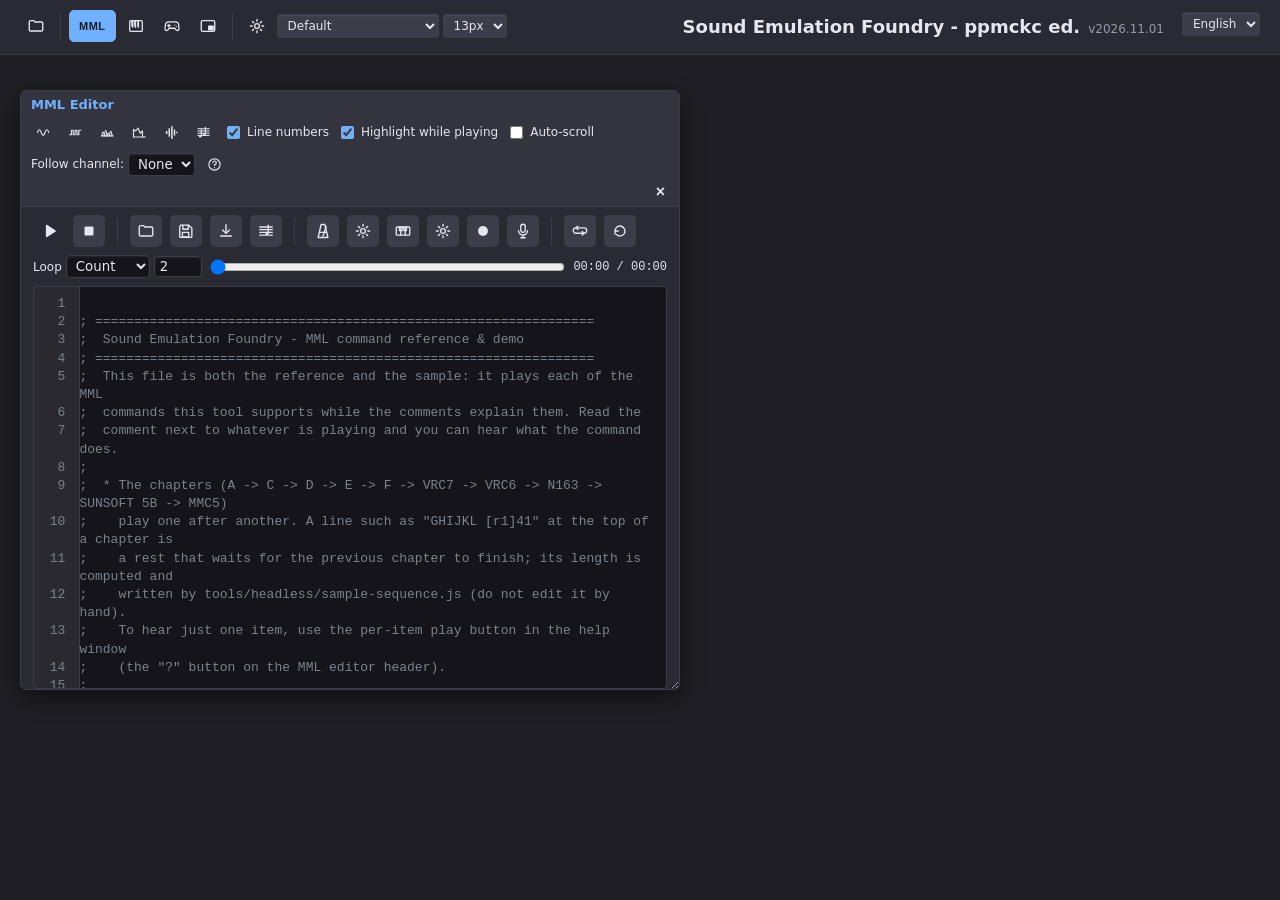
<file: index.html>
﻿<!DOCTYPE html>
<html lang="ja">
<head>
  <meta charset="UTF-8" />
  <meta name="viewport" content="width=device-width, initial-scale=1.0, viewport-fit=cover" />
  <title>Sound Emulation Foundry</title>
  <link rel="icon" href="icons/icon.svg" type="image/svg+xml" />
  <link rel="icon" href="icons/icon-192.png" type="image/png" sizes="192x192" />
  <link rel="apple-touch-icon" href="icons/apple-touch-icon.png" />
  <!-- manifest と Service Worker は http(s) のときだけ src/pwa.js が付ける(file:// では CORS エラーになるため静的に書かない) -->
  <meta name="theme-color" content="#2a2a33" />
  <link rel="stylesheet" href="src/css/style.css" />
</head>
<body>
  <header>
    <div class="header-top-row">
    <div class="icon-toolbar" id="iconToolbar">
      <!-- ファイルを開く: 押すとファイル選択ダイアログが直接出る。開いたものがサウンドファイルなら
           鍵盤表示を開いて再生、MMLファイルならMMLエディタを開くだけ(main.js参照)。
           かつては「サウンドファイルを開く」ウィンドウのトグルだったが、そのウィンドウは廃止した -->
      <button class="icon-btn" id="btnOpenFile" title="ファイルを開く" aria-label="ファイルを開く">
        <svg viewBox="0 0 20 20" fill="none" stroke="currentColor" stroke-width="1.5" stroke-linecap="round" stroke-linejoin="round"><path d="M2.5 5.5c0-.83.67-1.5 1.5-1.5h3.4l1.4 1.6H16c.83 0 1.5.67 1.5 1.5v7c0 .83-.67 1.5-1.5 1.5H4c-.83 0-1.5-.67-1.5-1.5v-8.6Z"/></svg>
      </button>

      <span class="icon-toolbar-sep"></span>

      <button class="icon-btn icon-btn-text toggle-btn" data-target="win-mml" title="MMLエディタ" aria-label="MMLエディタ">
        <span>MML</span>
      </button>
      <button class="icon-btn toggle-btn" data-target="win-keyboard" title="鍵盤表示" aria-label="鍵盤表示">
        <svg viewBox="0 0 20 20" fill="none" stroke="currentColor" stroke-width="1.4" stroke-linecap="round" stroke-linejoin="round"><rect x="3" y="4" width="14" height="12" rx="1"/><path d="M6.5 4v7.5M9.5 4v7.5M12.5 4v7.5" /><rect x="4.6" y="4" width="1.8" height="6.5" fill="currentColor" stroke="none"/><rect x="8" y="4" width="1.8" height="6.5" fill="currentColor" stroke="none"/><rect x="11.6" y="4" width="1.8" height="6.5" fill="currentColor" stroke="none"/></svg>
      </button>
      <!-- ゲーム画面: 自前 NES/MSX エミュレータ(src/emulator/nes/、src/emulator/msx/、src/ui/nesScreen.js)。.nes/.fds/.rom を開くと表示される(ファイルで機種自動判別) -->
      <button class="icon-btn toggle-btn" data-target="win-nes" title="ゲーム画面 (.nes/.fds/.rom を開いて遊びながら録音)" aria-label="ゲーム画面">
        <svg viewBox="0 0 20 20" fill="none" stroke="currentColor" stroke-width="1.4" stroke-linecap="round" stroke-linejoin="round"><path d="M6.2 5.5h7.6c2.1 0 3.6 1.7 3.6 3.8l.4 3.6c.1 1.2-.8 2.1-1.9 2.1-.7 0-1.3-.3-1.7-.9l-1-1.6H6.8l-1 1.6c-.4.6-1 .9-1.7.9-1.1 0-2-.9-1.9-2.1l.4-3.6c0-2.1 1.5-3.8 3.6-3.8z"/><path d="M6.6 8.2v3M5.1 9.7h3"/><circle cx="13.2" cy="9" r=".7" fill="currentColor" stroke="none"/><circle cx="14.9" cy="10.6" r=".7" fill="currentColor" stroke="none"/></svg>
      </button>
      <!-- ピアノロール別ウィンドウ(鍵盤表示のレイアウト設定で「別ウィンドウ」を選んだときだけ表示。main.js参照) -->
      <button class="icon-btn toggle-btn" data-target="win-pianoroll" id="btnTogglePianoRollWindow" title="ピアノロール" aria-label="ピアノロール" hidden>
        <svg viewBox="0 0 20 20" fill="none" stroke="currentColor" stroke-width="1.4" stroke-linecap="round" stroke-linejoin="round"><rect x="3" y="3" width="14" height="14" rx="1"/><path d="M3 7h14M3 11h14M3 15h14"/><rect x="5" y="4.2" width="4" height="1.8" fill="currentColor" stroke="none"/><rect x="10" y="8.2" width="5" height="1.8" fill="currentColor" stroke="none"/><rect x="6" y="12.2" width="3" height="1.8" fill="currentColor" stroke="none"/></svg>
      </button>

      <!-- 常に手前に出るミニ操作窓(src/ui/miniTransport.js)。もう一度押すと閉じる。
           非対応ブラウザではJSがこのボタンごと隠す -->
      <button class="icon-btn" id="btnMiniTransport" title="ミニ操作窓（常に手前に出る小さな再生操作窓。外部エディタで作業しながら再生できます）" aria-label="ミニ操作窓" aria-pressed="false">
        <svg viewBox="0 0 20 20" fill="none" stroke="currentColor" stroke-width="1.5" stroke-linecap="round" stroke-linejoin="round"><rect x="2.5" y="4" width="15" height="12" rx="1.5"/><rect x="10" y="9.5" width="6.5" height="5.5" rx="1" fill="currentColor" stroke="none"/></svg>
      </button>

      <span class="icon-toolbar-sep"></span>

      <button class="icon-btn" id="btnEditorSettings" title="設定" aria-label="設定">
        <svg viewBox="0 0 20 20" fill="none" stroke="currentColor" stroke-width="1.5" stroke-linecap="round" stroke-linejoin="round"><circle cx="10" cy="10" r="2.6"/><path d="M10 2.6v2.1M10 15.3v2.1M17.4 10h-2.1M4.7 10H2.6M15.1 4.9l-1.5 1.5M6.4 13.6l-1.5 1.5M15.1 15.1l-1.5-1.5M6.4 6.4 4.9 4.9"/></svg>
      </button>
      <label class="font-picker" title="フォント">
        <select id="mmlFontFamily"></select>
      </label>
      <label class="font-picker" title="フォントサイズ">
        <select id="mmlFontSize"></select>
      </label>
    </div>

    <h1 class="app-title">Sound Emulation Foundry - ppmckc ed.<span class="app-version" id="appVersion" data-i18n-skip></span></h1>
    </div>
  </header>

  <section class="float-window" id="win-mml" data-always-visible="true"
    data-default-left="20" data-default-top="90" data-default-width="660" data-default-height="600">
    <div class="float-window-header">
      <span>MMLエディタ</span>
      <!-- 外部テキストエディタと同期中のファイル(src/ui/fileSync.js)。
           未接続のあいだは丸ごと非表示(見出し行を常時占有しないため、設定もこの中に畳んである) -->
      <span class="mml-file-link" id="mmlFileLink" hidden>
        <button class="mml-file-link-btn mml-file-link-watch" id="mmlFileWatchBtn" aria-pressed="true"
          title="外部エディタでの保存を自動で取り込む">⟳</button>
        <span class="mml-file-link-name" id="mmlFileLinkName"></span>
        <button class="mml-file-link-btn" id="mmlFileLinkAction" hidden></button>
        <button class="mml-file-link-btn mml-file-link-detach" id="mmlFileLinkDetach" title="外部ファイルとの同期をやめる（戻すには「開く」かドロップでファイルを指定し直す。一時的に止めたいだけなら左の⟳）">×</button>
      </span>
      <!-- 参照している .dmc の状態(src/ui/dpcmStore.js、main.js updateDpcmLink)。
           手が要るとき(台帳に無い=鳴らない / まだディスクへ書き出していない)だけ出す。
           下のログ欄は2行ぶんしか見えず、保存直後のボタンを見落とすのでここにも常設する -->
      <span class="mml-file-link" id="mmlDmcLink" hidden>
        <span class="mml-file-link-name" id="mmlDmcLinkName"></span>
        <button class="mml-file-link-btn" id="mmlDmcLinkAction" hidden></button>
      </span>
      <div class="fw-header-extra fw-header-extra--right">
        <button class="icon-btn icon-btn-title toggle-btn" data-target="win-fdswave" title="FDS波形エディタ" aria-label="FDS波形エディタ">
          <svg viewBox="0 0 20 20" fill="none" stroke="currentColor" stroke-width="1.5" stroke-linecap="round" stroke-linejoin="round"><path d="M2 10c1.4-5 3.4-5 5 0s3.6 5 5 0 3.6-5 5 0"/></svg>
        </button>
        <button class="icon-btn icon-btn-title toggle-btn" data-target="win-n163wave" title="N163波形エディタ" aria-label="N163波形エディタ">
          <svg viewBox="0 0 20 20" fill="none" stroke="currentColor" stroke-width="1.5" stroke-linecap="round" stroke-linejoin="round"><path d="M2 13h2.5V7h2.5v6h2.5V7h2.5v6h2.5V7H17"/></svg>
        </button>
        <button class="icon-btn icon-btn-title toggle-btn" data-target="win-vrc7tone" title="VRC7音色エディタ" aria-label="VRC7音色エディタ">
          <svg viewBox="0 0 20 20" fill="none" stroke="currentColor" stroke-width="1.5" stroke-linecap="round" stroke-linejoin="round"><path d="M2.5 14.5c1-7 2.4-7 3.4 0"/><path d="M5.9 14.5c1-9.5 2.4-9.5 3.4 0"/><path d="M9.3 14.5c1-5 2.4-5 3.4 0"/><path d="M12.7 14.5c1-8 2.4-8 3.4 0"/><path d="M17.5 14.5H2"/></svg>
        </button>
        <button class="icon-btn icon-btn-title toggle-btn" data-target="win-envelope" title="エンベロープエディタ" aria-label="エンベロープエディタ">
          <svg viewBox="0 0 20 20" fill="none" stroke="currentColor" stroke-width="1.5" stroke-linecap="round" stroke-linejoin="round"><path d="M2 16V6l3 2 3-4 3 7 3-3v8"/><path d="M2 16h16"/></svg>
        </button>
        <button class="icon-btn icon-btn-title toggle-btn" data-target="win-dpcm" title="DPCMコンバータ" aria-label="DPCMコンバータ">
          <svg viewBox="0 0 20 20" fill="currentColor"><rect x="2.5" y="8" width="2" height="4"/><rect x="6" y="4.5" width="2" height="11"/><rect x="9.5" y="1.5" width="2" height="17"/><rect x="13" y="6" width="2" height="8"/><rect x="16.2" y="9" width="1.8" height="2"/></svg>
        </button>
        <button class="icon-btn icon-btn-title toggle-btn" data-target="win-score" title="楽譜" aria-label="楽譜">
          <svg viewBox="0 0 20 20" fill="none" stroke="currentColor" stroke-width="1.5" stroke-linecap="round" stroke-linejoin="round"><path d="M2.5 5h15M2.5 8h15M2.5 11h15M2.5 14h15"/><path d="M12.5 3.2v8.6"/><ellipse cx="11" cy="12.4" rx="1.8" ry="1.2" fill="currentColor" stroke="none"/><path d="M7 6.2v8.6"/><ellipse cx="5.5" cy="15.4" rx="1.8" ry="1.2" fill="currentColor" stroke="none"/></svg>
        </button>
        <label><input type="checkbox" id="mmlLineNumbers" /> 行番号</label>
        <label><input type="checkbox" id="mmlHighlightEnable" checked /> 再生中ハイライト</label>
        <label><input type="checkbox" id="mmlAutoScrollEnable" /> 追随スクロール</label>
        <label>追随チャンネル:
          <select id="mmlFollowChannel"><option value="">なし</option></select>
        </label>
        <button class="icon-btn icon-btn-title toggle-btn" data-target="win-help" title="MMLコマンドヘルプ" aria-label="MMLコマンドヘルプ">
          <svg viewBox="0 0 20 20" fill="none" stroke="currentColor" stroke-width="1.5" stroke-linecap="round" stroke-linejoin="round"><circle cx="10" cy="10" r="7.5"/><path d="M7.8 7.6a2.3 2.3 0 1 1 3.1 2.2c-.6.25-.9.8-.9 1.5"/><path d="M10 14.2h.01"/></svg>
        </button>
      </div>
      <button class="float-window-close" aria-label="閉じる">×</button>
    </div>
    <div class="float-window-body mml-window-body">
      <!-- 再生トランスポート: 再生/停止/NSF出力 + シークバー + 範囲リセット + 再生時間 -->
      <div class="mml-top-toolbar">
        <button class="icon-btn" id="btnMmlCapture" title="MML再生">
          <svg class="icon-play" viewBox="0 0 20 20" fill="currentColor"><path d="M6.5 4.2v11.6c0 .8.9 1.3 1.6.9l9-5.8c.6-.4.6-1.4 0-1.8l-9-5.8c-.7-.4-1.6.1-1.6.9Z"/></svg>
          <svg class="icon-pause" viewBox="0 0 20 20" fill="currentColor"><rect x="5" y="4" width="3.4" height="12"/><rect x="11.6" y="4" width="3.4" height="12"/></svg>
        </button>
        <button class="icon-btn secondary" id="btnTransportStop" title="停止">
          <svg viewBox="0 0 20 20" fill="currentColor"><rect x="5" y="5" width="10" height="10" rx="1.2"/></svg>
        </button>
        <span class="icon-toolbar-sep"></span>
        <input type="file" id="mmlOpenFile" accept=".mml,.txt,.musicxml,.xml,.mxl,.dmc" multiple style="display:none" />
        <button class="icon-btn secondary" id="btnMmlOpenFile" title="MMLファイルを開く(.dmc を一緒に選ぶと DPCM も読み込む。MusicXML/.mxl の楽譜も取り込める)">
          <svg viewBox="0 0 20 20" fill="none" stroke="currentColor" stroke-width="1.5" stroke-linecap="round" stroke-linejoin="round"><path d="M2.5 5.5c0-.83.67-1.5 1.5-1.5h3.4l1.4 1.6H16c.83 0 1.5.67 1.5 1.5v7c0 .83-.67 1.5-1.5 1.5H4c-.83 0-1.5-.67-1.5-1.5v-8.6Z"/></svg>
        </button>
        <button class="icon-btn secondary" id="btnMmlSaveFile" title="MMLファイルを保存">
          <svg viewBox="0 0 20 20" fill="none" stroke="currentColor" stroke-width="1.5" stroke-linecap="round" stroke-linejoin="round"><path d="M4 3.5h9L16.5 7v9a1 1 0 0 1-1 1H4a1 1 0 0 1-1-1v-11a1 1 0 0 1 1-1Z"/><path d="M6.5 3.5V8h6V3.5"/><rect x="6" y="11.5" width="7" height="5"/></svg>
        </button>
        <button class="icon-btn secondary" id="btnMmlExportNsf" title="NSF出力">
          <svg viewBox="0 0 20 20" fill="none" stroke="currentColor" stroke-width="1.5" stroke-linecap="round" stroke-linejoin="round"><path d="M10 3v9"/><path d="M6.2 8.8 10 12.6l3.8-3.8"/><path d="M4 15.5h12"/></svg>
        </button>
        <button class="icon-btn secondary" id="btnMmlExportMusicXml" title="楽譜(MusicXML)出力">
          <svg viewBox="0 0 20 20" fill="none" stroke="currentColor" stroke-width="1.5" stroke-linecap="round" stroke-linejoin="round"><path d="M3 5.5h14M3 8.5h14M3 11.5h14M3 14.5h14"/><path d="M12.5 3.5v9.2"/><ellipse cx="10.9" cy="13.4" rx="1.7" ry="1.2" fill="currentColor" stroke="none"/></svg>
        </button>
        <span class="icon-toolbar-sep"></span>
        <button class="icon-btn secondary metro-toggle" id="btnMetronome" title="メトロノームを鳴らす" aria-label="メトロノーム" aria-pressed="false">
          <svg viewBox="0 0 20 20" fill="none" stroke="currentColor" stroke-width="1.5" stroke-linecap="round" stroke-linejoin="round"><path d="M7.9 2.8h4.2l3.3 14.4H4.6z"/><path d="M10 15.6 13.4 5.2"/><path d="M6.2 11.6h7.6"/></svg>
        </button>
        <button class="icon-btn secondary" id="btnMetronomeSettings" title="メトロノームの設定" aria-label="メトロノームの設定">
          <svg viewBox="0 0 20 20" fill="none" stroke="currentColor" stroke-width="1.5" stroke-linecap="round" stroke-linejoin="round"><circle cx="10" cy="10" r="2.6"/><path d="M10 2.6v2.1M10 15.3v2.1M17.4 10h-2.1M4.7 10H2.6M15.1 4.9l-1.5 1.5M6.4 13.6l-1.5 1.5M15.1 15.1l-1.5-1.5M6.4 6.4 4.9 4.9"/></svg>
        </button>
        <button class="icon-btn secondary perform-toggle" id="btnPerformInput" title="演奏入力: PC鍵盤と画面ピアノで音を出す" aria-label="演奏入力" aria-pressed="false">
          <svg viewBox="0 0 20 20" fill="none" stroke="currentColor" stroke-width="1.5" stroke-linecap="round" stroke-linejoin="round"><rect x="2.5" y="5.5" width="15" height="9" rx="1"/><path d="M7.5 5.5v9M12.5 5.5v9"/><path d="M6 5.5v4h3v-4M10.8 5.5v4h3v-4"/></svg>
        </button>
        <button class="icon-btn secondary" id="btnPerformInputSettings" title="演奏入力の設定" aria-label="演奏入力の設定">
          <svg viewBox="0 0 20 20" fill="none" stroke="currentColor" stroke-width="1.5" stroke-linecap="round" stroke-linejoin="round"><circle cx="10" cy="10" r="2.6"/><path d="M10 2.6v2.1M10 15.3v2.1M17.4 10h-2.1M4.7 10H2.6M15.1 4.9l-1.5 1.5M6.4 13.6l-1.5 1.5M15.1 15.1l-1.5-1.5M6.4 6.4 4.9 4.9"/></svg>
        </button>
        <button class="icon-btn secondary record-toggle" id="btnRecordPerformance" title="演奏を録音してMMLにする" aria-label="演奏を録音" aria-pressed="false">
          <svg viewBox="0 0 20 20" fill="currentColor"><circle cx="10" cy="10" r="5.5"/></svg>
        </button>
        <button class="icon-btn secondary dict-toggle" id="btnDictation" title="聴音: 鼻歌や楽器の単音を録ってMMLにする" aria-label="聴音" aria-pressed="false">
          <svg viewBox="0 0 20 20" fill="none" stroke="currentColor" stroke-width="1.5" stroke-linecap="round" stroke-linejoin="round"><rect x="7.5" y="2.5" width="5" height="9" rx="2.5"/><path d="M5 9.5a5 5 0 0 0 10 0"/><path d="M10 14.5v3M7.5 17.5h5"/></svg>
        </button>
        <span class="icon-toolbar-sep"></span>
        <button class="icon-btn secondary loop-toggle" id="btnLoopRange" title="再生範囲をくり返す" aria-label="ループ再生" aria-pressed="false">
          <svg viewBox="0 0 20 20" fill="none" stroke="currentColor" stroke-width="1.5" stroke-linecap="round" stroke-linejoin="round"><path d="M5.5 6.5h9a3 3 0 0 1 0 6H5.5a3 3 0 0 1 0-6Z"/><path d="M7.6 4.6 5.4 6.5l2.2 1.9"/><path d="M12.4 10.6l2.2 1.9-2.2 1.9"/></svg>
        </button>
        <button class="icon-btn secondary" id="btnRangeReset" title="開始点・終了点を曲の最初と最後にリセット" aria-label="再生範囲をリセット">
          <svg viewBox="0 0 20 20" fill="none" stroke="currentColor" stroke-width="1.5" stroke-linecap="round" stroke-linejoin="round"><path d="M4.5 10a5.5 5.5 0 1 1 1.6 3.9"/><path d="M4.5 13.6v-3.6h3.6"/></svg>
        </button>
        <!-- L(ループ地点)を何周鳴らすか(2〜100回 / 時間指定 / 無限)。中身とツールチップは main.js initMmlLoopSelect が入れる。
             L の無い曲ではグレーアウト。時間指定のときだけ秒の欄を出す(ロール見出しの演奏最大時間と同じ値) -->
        <label class="mml-loop-count">ループ
          <select id="mmlLoopCount"></select>
          <input type="number" id="mmlLoopTimes" min="1" max="100" step="1" style="display:none" title="ループの回数(1〜100)。イントロ+この回数ぶん鳴らしてからフェードアウトします" />
          <input type="number" id="mmlLoopSeconds" min="1" max="3600" step="1" style="display:none" title="再生時間(秒)。この後5秒かけてフェードアウトします" />
        </label>
        <div class="seek-bar-wrap" id="seekBarWrap">
          <input type="range" id="seekBar" min="0" max="1000" value="0" step="1" />
          <div class="seek-buffered-fill" id="seekBufferedFill"></div>
          <div class="seek-range-fill" id="seekRangeFill"></div>
          <div class="seek-handle seek-handle-start" id="seekHandleStart" title="開始点（ドラッグで移動）"></div>
          <div class="seek-handle seek-handle-end" id="seekHandleEnd" title="終了点（ドラッグで移動）"></div>
        </div>
        <span id="timeDisplay">00:00 / 00:00</span>
      </div>
      <!-- MMLエディタペイン（スプリッターで高さ変更可能） -->
      <div class="mml-editor-pane" id="mmlEditorPane">
        <div class="mml-editor">
          <pre id="mmlHighlight" class="mml-highlight" aria-hidden="true"></pre>
          <textarea id="mmlSource" spellcheck="false"></textarea>
          <!-- 行番号OFFのときだけ表示するカーソル位置(src/ui/editorLineInfo.js) -->
          <div id="mmlCursorPos" class="mml-cursor-pos" hidden></div>
        </div>
      </div>
      <!-- 縦スプリッター -->
      <!-- エディタとログ欄の比率を変える。PC はウィンドウの大きさはそのままでログ欄の高さを変え、エディタが残りを取る
           (ウィンドウ全体の大きさは下端の枠で変える)。スマホはエディタの高さを変えてログ欄が下へずれて縦スクロール -->
      <div class="pane-splitter" id="mmlEditorSplitter" data-resize="log" title="ドラッグでエディタとログ欄の比率を変更(ダブルクリックで元に戻す)"></div>
      <!-- 下ペイン: コントロール + 出力 -->
      <div class="mml-bottom-pane">
        <div id="mmlOutput" class="output mml-log-area"></div>
        <div id="captureOutput" class="output mml-log-area" style="margin-top:4px;"></div>
      </div>
    </div>
  </section>

  <!-- ドラム(DPCM)パネル: サンプル1つ=1行。変換する/しない・DMCレート・外部ファイルでの
       差し替え・試聴をここでまとめて詰める。設定の単位はチャンネルではなくサンプル
       (src/convert/drumSamples.js、キーはサンプル内容のハッシュ) -->
  <!-- ゲーム画面(自前 NES エミュレータ 段階 6a〜、MSX は DESIGN-MSX-CAPTURE.md 段階 7a〜。窓は共用、ファイルで機種を判別) -->
  <section class="float-window" id="win-nes"
    data-default-left="200" data-default-top="120" data-default-width="560" data-default-height="600" style="display:none">
    <div class="float-window-header">
      <span></span><!-- 見出しの文字は出さない(ボタン列が見出し。スマホのタブ名はツールバーの aria-label から) -->
      <button class="float-window-close" aria-label="閉じる">×</button>
    </div>
    <div class="float-window-body"></div>
  </section>

  <section class="float-window" id="win-drums"
    data-default-left="120" data-default-top="200" data-default-width="960" data-default-height="380">
    <div class="float-window-header">
      <span>DPCM/ノイズ</span>
      <button class="float-window-close" aria-label="閉じる">×</button>
    </div>
    <div class="float-window-body">
      <div id="drumPanel"></div>
    </div>
  </section>

  <!-- 音色一覧: この曲で使われている音色(楽器)1つ=1行。音色ごとに載せ先と借用先の音色を指定し、
       元の音/変換後を試聴する。設定の単位はチャンネルでなく音色(src/convert/toneSettings.js、
       キーは音色内容のハッシュ src/convert/toneKey.js)。中身は src/ui/tonePanel.js -->
  <section class="float-window" id="win-tones"
    data-default-left="140" data-default-top="220" data-default-width="860" data-default-height="400">
    <div class="float-window-header">
      <span>音色一覧</span>
      <button class="float-window-close" aria-label="閉じる">×</button>
    </div>
    <div class="float-window-body">
      <div id="tonePanel"></div>
    </div>
  </section>

  <!-- 動画書き出し: MML再生をロール+鍵盤+エディタの絵つきで MP4(H.264+AAC)にする(X などへの貼り付け用)。
       中身は src/ui/videoExportPanel.js、描画と符号化は src/video/。鍵盤表示の出力形式「動画 (MP4)」から開く -->
  <section class="float-window" id="win-video"
    data-default-left="160" data-default-top="160" data-default-width="720" data-default-height="560">
    <div class="float-window-header">
      <span>動画書き出し</span>
      <button class="float-window-close" aria-label="閉じる">×</button>
    </div>
    <div class="float-window-body">
      <div id="videoExportPanel" class="vx-panel"></div>
    </div>
  </section>

  <!-- DPCMコンバータ: @DPCM<n>定義のエディタ(1定義=1行、ローカル編集→「反映」でMMLへ)。
       中身は src/ui/dpcmEditor.js が組み立てる。定義のダブルクリックでも開く -->
  <!-- エンベロープエディタ: @v/@vr(音量) @<n>/@@r(音色) @EP(ピッチ) @EN(ノート) を
       同じ時間軸の4レーンとしてまとめて編集・試聴する(src/ui/envelopeEditor.js)。
       FDS/N163/VRC7エディタと同じ書き込みタイミング規約(「反映」を押すまでMMLは変わらない) -->
  <section class="float-window" id="win-envelope"
    data-default-left="120" data-default-top="120" data-default-width="940" data-default-height="660">
    <div class="float-window-header">
      <span>エンベロープエディタ</span>
      <button class="float-window-close" aria-label="閉じる">×</button>
    </div>
    <div class="float-window-body">
      <div id="envelopeEditor"></div>
    </div>
  </section>

  <!-- 楽譜(本記譜): MMLのコンパイル結果 → 表記モデル(src/score/notation.js) → 記譜間隔で段組み
       (src/score/engrave.js)。中身は src/ui/scoreView.js。再生位置は縦線カーソルで追従する -->
  <section class="float-window" id="win-score"
    data-default-left="160" data-default-top="100" data-default-width="980" data-default-height="640">
    <div class="float-window-header">
      <span>楽譜</span>
      <button class="float-window-close" aria-label="閉じる">×</button>
    </div>
    <div class="float-window-body">
      <div id="scoreView"></div>
    </div>
  </section>

  <section class="float-window" id="win-dpcm"
    data-default-left="520" data-default-top="140" data-default-width="820" data-default-height="460">
    <div class="float-window-header">
      <span>DPCMコンバータ</span>
      <button class="float-window-close" aria-label="閉じる">×</button>
    </div>
    <div class="float-window-body">
      <div id="dpcmEditor"></div>
    </div>
  </section>

  <!-- サウンドファイルの読み込み/再生/変換/書き出しの「実体」。ウィンドウとしての
       「サウンドファイルを開く」は廃止し(2026-09-10)、唯一残っていたヘッダ情報とログは
       鍵盤表示のファイル情報ペインへ移した(main.js syncKeyboardFileInfo → keyboard.js setFileInfo)。
       ★要素そのものは消さない: 鍵盤表示のボタン(開く/再生/停止/曲送り/to MML/出力)は
         「ここの隠れたボタンを click() する」代理で、main.js も id で配線しているため。
         #xxxFileHeader / #xxxFileStatus だけはこの箱から鍵盤表示側へ付け替えて表示する -->
  <div id="soundFileControls" hidden>
      <!-- multiple: PSF の .minipsf と、_lib で参照する .psflib を一緒に選べるように(先頭の曲ファイルを開く) -->
      <input type="file" id="soundFile" accept=".nsf,.nsfe,.spc,.kss,.gbs,.hes,.vgm,.vgz,.psf,.minipsf,.psflib,.zip,.7z,.rar,.rsn,.lzh,.lha,.mml,.txt,.dmc,.nes,.fds,.gb,.gbc,.pce,.sgx,.cue,.ccd,.chd,.bin,.img,.iso,.sub,.wav,.mp3,.ogg,.flac,.m4a" multiple style="display:none" />
      <!-- 内部的にフォーマット別ロジックを呼び出すための非表示input（互換用） -->
      <input type="file" id="nsfFile" accept=".nsf,.nsfe" style="display:none" />
      <input type="file" id="spcFile" accept=".spc" style="display:none" />
      <input type="file" id="kssFile" accept=".kss" style="display:none" />
      <input type="file" id="gbsFile" accept=".gbs" style="display:none" />
      <input type="file" id="hesFile" accept=".hes" style="display:none" />
      <input type="file" id="vgmFile" accept=".vgm,.vgz" style="display:none" />
      <input type="file" id="psfFile" accept=".psf,.minipsf" style="display:none" />

      <!-- アーカイブ(zip/7z/rar)のファイル名。開いた時だけ表示し、置き場は鍵盤表示のファイル情報
           ペインの一番上(main.js syncKeyboardFileInfo が #archiveBar ごと付け替える)。
           曲リスト(#archiveTrackBar)は鍵盤表示タイトル行のファイル名ボタン(曲一覧)と ⏮⏭ が
           担うので表示しない。選択状態の同期のためだけに残してある -->
      <div id="archiveBar" class="toolbar archive-bar" style="display:none;">
        <span class="archive-bar-icon" title="アーカイブ">📦</span>
        <span id="archiveName" class="archive-bar-name"></span>
      </div>
      <div id="archiveTrackBar" class="toolbar" style="display:none;">
        <label style="display:flex;align-items:center;gap:4px;">曲
          <button id="btnArchivePrev" class="secondary" title="前の曲">−</button>
          <select id="archiveTrackSelect" class="archive-bar-select"></select>
          <span id="archiveTrackTotal"></span>
          <button id="btnArchiveNext" class="secondary" title="次の曲">＋</button>
        </label>
      </div>
      <div id="soundPanel-none" class="sound-format-panel">
        <p style="color:#9999aa;">NSF/SPC/KSS/GBS/HES/VGM/PSF ファイル(または、それらを含む zip/7z/rar)を開くと、ここに再生画面が表示されます。</p>
      </div>

      <!-- NSFパネル -->
      <div id="soundPanel-nsf" class="sound-format-panel" style="display:none;">
        <h3>ヘッダ情報 (NSF/NSFe)</h3>
        <div id="nsfFileHeader" class="output"></div>
        <div class="toolbar">
          <label style="display:flex;align-items:center;gap:4px;">曲番号
            <button id="btnNsfSongPrev" class="secondary">−</button>
            <input type="number" id="nsfSongIndex" value="1" min="1" style="width:60px" />
            <span id="nsfSongTotal">/ 1</span>
            <button id="btnNsfSongNext" class="secondary">＋</button>
          </label>
        </div>
        <div class="toolbar">
          <label style="display:flex;align-items:center;gap:4px;">再生時間(秒)
            <input type="number" id="nsfPlayDuration" value="300" min="1" max="3600" style="width:70px" />
          </label>
          <button id="btnNsfFilePlay" class="icon-btn-sm" title="再生">
            <svg class="icon-play" viewBox="0 0 20 20" fill="currentColor"><path d="M6.5 4.2v11.6c0 .8.9 1.3 1.6.9l9-5.8c.6-.4.6-1.4 0-1.8l-9-5.8c-.7-.4-1.6.1-1.6.9Z"/></svg>
            <svg class="icon-pause" viewBox="0 0 20 20" fill="currentColor"><rect x="5" y="4" width="3.4" height="12"/><rect x="11.6" y="4" width="3.4" height="12"/></svg>
          </button>
          <button id="btnNsfFileStop" class="icon-btn-sm secondary" title="停止">
            <svg viewBox="0 0 20 20" fill="currentColor"><rect x="5" y="5" width="10" height="10" rx="1.2"/></svg>
          </button>
          <button id="btnNsfExportWav" class="icon-btn-sm icon-btn-label secondary" title="WAVE書き出し">
            <svg viewBox="0 0 20 20" fill="none" stroke="currentColor" stroke-width="1.5" stroke-linecap="round" stroke-linejoin="round"><path d="M10 3v9"/><path d="M6.2 8.8 10 12.6l3.8-3.8"/><path d="M4 15.5h12"/></svg>
            <span>WAVE</span>
          </button>
        </div>
        <div class="toolbar">
          <button id="btnNsf2Mml" class="secondary">to MML</button>
          <button class="secondary convert-settings-btn" title="変換設定">⚙ 変換設定</button>
          <label style="display:flex;align-items:center;gap:4px;">変換テンポ
            <input type="number" id="nsfTempoBpm" placeholder="自動" min="40" max="400" style="width:70px" />
          </label>
          <button id="btnNsfTempoTap" class="secondary">👆 タップ</button>
          <button id="btnNsfTempoClear" class="secondary">自動</button>
        </div>
        <div id="nsfFileStatus" class="output"></div>
      </div>

      <!-- SPCパネル -->
      <div id="soundPanel-spc" class="sound-format-panel" style="display:none;">
        <h3>ヘッダ情報 (SPC)</h3>
        <div id="spcFileHeader" class="output"></div>
        <div class="toolbar" style="margin-top:6px;">
          <label style="display:flex;align-items:center;gap:4px;">再生時間(秒)
            <input type="number" id="spcPlayDuration" value="180" min="1" max="3600" style="width:70px" />
          </label>
          <button id="btnSpcFilePlay" class="icon-btn-sm" title="再生">
            <svg class="icon-play" viewBox="0 0 20 20" fill="currentColor"><path d="M6.5 4.2v11.6c0 .8.9 1.3 1.6.9l9-5.8c.6-.4.6-1.4 0-1.8l-9-5.8c-.7-.4-1.6.1-1.6.9Z"/></svg>
            <svg class="icon-pause" viewBox="0 0 20 20" fill="currentColor"><rect x="5" y="4" width="3.4" height="12"/><rect x="11.6" y="4" width="3.4" height="12"/></svg>
          </button>
          <button id="btnSpcFileStop" class="icon-btn-sm secondary" title="停止">
            <svg viewBox="0 0 20 20" fill="currentColor"><rect x="5" y="5" width="10" height="10" rx="1.2"/></svg>
          </button>
          <button id="btnSpcExportWav" class="icon-btn-sm icon-btn-label secondary" title="WAVE書き出し">
            <svg viewBox="0 0 20 20" fill="none" stroke="currentColor" stroke-width="1.5" stroke-linecap="round" stroke-linejoin="round"><path d="M10 3v9"/><path d="M6.2 8.8 10 12.6l3.8-3.8"/><path d="M4 15.5h12"/></svg>
            <span>WAVE</span>
          </button>
        </div>
        <div class="toolbar">
          <button id="btnSpc2Mml" class="secondary">to MML</button>
          <button class="secondary convert-settings-btn" title="変換設定">⚙ 変換設定</button>
          <label style="display:flex;align-items:center;gap:4px;">変換テンポ
            <input type="number" id="spcTempoBpm" placeholder="自動" min="40" max="400" style="width:70px" />
          </label>
          <button id="btnSpcTempoTap" class="secondary">👆 タップ</button>
          <button id="btnSpcTempoClear" class="secondary">自動</button>
        </div>
        <div id="spcFileStatus" class="output"></div>

        <!-- SPC ボイスモニター（鍵盤表示・ミュート） -->
        <div id="spcVoiceMonitor" style="margin-top:8px;">
          <h3>ボイスモニター</h3>
          <div id="spcVoicePanel" style="display:flex;gap:4px;flex-wrap:wrap;"></div>
        </div>
      </div>

      <!-- KSSパネル -->
      <div id="soundPanel-kss" class="sound-format-panel" style="display:none;">
        <h3>ヘッダ情報 (KSS: MSX PSG/SCC/FMPAC)</h3>
        <div id="kssFileHeader" class="output"></div>
        <div class="toolbar">
          <label style="display:flex;align-items:center;gap:4px;">曲番号
            <button id="btnKssSongPrev" class="secondary">−</button>
            <input type="number" id="kssSongIndex" value="0" min="0" style="width:60px" />
            <span id="kssSongTotal">/ 0</span>
            <button id="btnKssSongNext" class="secondary">＋</button>
          </label>
        </div>
        <div class="toolbar" style="margin-top:6px;">
          <label style="display:flex;align-items:center;gap:4px;">再生時間(秒)
            <input type="number" id="kssPlayDuration" value="180" min="1" max="3600" style="width:70px" />
          </label>
          <button id="btnKssFilePlay" class="icon-btn-sm" title="再生">
            <svg class="icon-play" viewBox="0 0 20 20" fill="currentColor"><path d="M6.5 4.2v11.6c0 .8.9 1.3 1.6.9l9-5.8c.6-.4.6-1.4 0-1.8l-9-5.8c-.7-.4-1.6.1-1.6.9Z"/></svg>
            <svg class="icon-pause" viewBox="0 0 20 20" fill="currentColor"><rect x="5" y="4" width="3.4" height="12"/><rect x="11.6" y="4" width="3.4" height="12"/></svg>
          </button>
          <button id="btnKssFileStop" class="icon-btn-sm secondary" title="停止">
            <svg viewBox="0 0 20 20" fill="currentColor"><rect x="5" y="5" width="10" height="10" rx="1.2"/></svg>
          </button>
          <button id="btnKssExportWav" class="icon-btn-sm icon-btn-label secondary" title="WAVE書き出し">
            <svg viewBox="0 0 20 20" fill="none" stroke="currentColor" stroke-width="1.5" stroke-linecap="round" stroke-linejoin="round"><path d="M10 3v9"/><path d="M6.2 8.8 10 12.6l3.8-3.8"/><path d="M4 15.5h12"/></svg>
            <span>WAVE</span>
          </button>
        </div>
        <div class="toolbar">
          <button id="btnKss2Mml" class="secondary">to MML</button>
          <button class="secondary convert-settings-btn" title="変換設定">⚙ 変換設定</button>
          <label style="display:flex;align-items:center;gap:4px;">変換テンポ
            <input type="number" id="kssTempoBpm" placeholder="自動" min="40" max="400" style="width:70px" />
          </label>
          <button id="btnKssTempoTap" class="secondary">👆 タップ</button>
          <button id="btnKssTempoClear" class="secondary">自動</button>
        </div>
        <div id="kssFileStatus" class="output"></div>
      </div>

      <!-- GBSパネル -->
      <div id="soundPanel-gbs" class="sound-format-panel" style="display:none;">
        <h3>ヘッダ情報 (GBS: Game Boy)</h3>
        <div id="gbsFileHeader" class="output"></div>
        <div class="toolbar">
          <label style="display:flex;align-items:center;gap:4px;">曲番号
            <button id="btnGbsSongPrev" class="secondary">−</button>
            <input type="number" id="gbsSongIndex" value="1" min="1" style="width:60px" />
            <span id="gbsSongTotal">/ 1</span>
            <button id="btnGbsSongNext" class="secondary">＋</button>
          </label>
        </div>
        <div class="toolbar" style="margin-top:6px;">
          <label style="display:flex;align-items:center;gap:4px;">再生時間(秒)
            <input type="number" id="gbsPlayDuration" value="180" min="1" max="3600" style="width:70px" />
          </label>
          <button id="btnGbsFilePlay" class="icon-btn-sm" title="再生">
            <svg class="icon-play" viewBox="0 0 20 20" fill="currentColor"><path d="M6.5 4.2v11.6c0 .8.9 1.3 1.6.9l9-5.8c.6-.4.6-1.4 0-1.8l-9-5.8c-.7-.4-1.6.1-1.6.9Z"/></svg>
            <svg class="icon-pause" viewBox="0 0 20 20" fill="currentColor"><rect x="5" y="4" width="3.4" height="12"/><rect x="11.6" y="4" width="3.4" height="12"/></svg>
          </button>
          <button id="btnGbsFileStop" class="icon-btn-sm secondary" title="停止">
            <svg viewBox="0 0 20 20" fill="currentColor"><rect x="5" y="5" width="10" height="10" rx="1.2"/></svg>
          </button>
          <button id="btnGbsExportWav" class="icon-btn-sm icon-btn-label secondary" title="WAVE書き出し">
            <svg viewBox="0 0 20 20" fill="none" stroke="currentColor" stroke-width="1.5" stroke-linecap="round" stroke-linejoin="round"><path d="M10 3v9"/><path d="M6.2 8.8 10 12.6l3.8-3.8"/><path d="M4 15.5h12"/></svg>
            <span>WAVE</span>
          </button>
        </div>
        <div class="toolbar">
          <button id="btnGbs2Mml" class="secondary">to MML</button>
          <button class="secondary convert-settings-btn" title="変換設定">⚙ 変換設定</button>
          <label style="display:flex;align-items:center;gap:4px;">変換テンポ
            <input type="number" id="gbsTempoBpm" placeholder="自動" min="40" max="400" style="width:70px" />
          </label>
          <button id="btnGbsTempoTap" class="secondary">👆 タップ</button>
          <button id="btnGbsTempoClear" class="secondary">自動</button>
        </div>
        <div id="gbsFileStatus" class="output"></div>
      </div>

      <!-- HESパネル -->
      <div id="soundPanel-hes" class="sound-format-panel" style="display:none;">
        <h3>ヘッダ情報 (HES: PC Engine/TurboGrafx-16)</h3>
        <div id="hesFileHeader" class="output"></div>
        <div class="toolbar">
          <label style="display:flex;align-items:center;gap:4px;">トラック番号
            <button id="btnHesTrackPrev" class="secondary">−</button>
            <input type="number" id="hesTrackIndex" value="0" min="0" max="255" style="width:60px" />
            <button id="btnHesTrackNext" class="secondary">＋</button>
          </label>
        </div>
        <div class="toolbar" style="margin-top:6px;">
          <label style="display:flex;align-items:center;gap:4px;">再生時間(秒)
            <input type="number" id="hesPlayDuration" value="180" min="1" max="3600" style="width:70px" />
          </label>
          <button id="btnHesFilePlay" class="icon-btn-sm" title="再生">
            <svg class="icon-play" viewBox="0 0 20 20" fill="currentColor"><path d="M6.5 4.2v11.6c0 .8.9 1.3 1.6.9l9-5.8c.6-.4.6-1.4 0-1.8l-9-5.8c-.7-.4-1.6.1-1.6.9Z"/></svg>
            <svg class="icon-pause" viewBox="0 0 20 20" fill="currentColor"><rect x="5" y="4" width="3.4" height="12"/><rect x="11.6" y="4" width="3.4" height="12"/></svg>
          </button>
          <button id="btnHesFileStop" class="icon-btn-sm secondary" title="停止">
            <svg viewBox="0 0 20 20" fill="currentColor"><rect x="5" y="5" width="10" height="10" rx="1.2"/></svg>
          </button>
          <button id="btnHesExportWav" class="icon-btn-sm icon-btn-label secondary" title="WAVE書き出し">
            <svg viewBox="0 0 20 20" fill="none" stroke="currentColor" stroke-width="1.5" stroke-linecap="round" stroke-linejoin="round"><path d="M10 3v9"/><path d="M6.2 8.8 10 12.6l3.8-3.8"/><path d="M4 15.5h12"/></svg>
            <span>WAVE</span>
          </button>
        </div>
        <div class="toolbar">
          <button id="btnHes2Mml" class="secondary">to MML</button>
          <button class="secondary convert-settings-btn" title="変換設定">⚙ 変換設定</button>
          <label style="display:flex;align-items:center;gap:4px;">変換テンポ
            <input type="number" id="hesTempoBpm" placeholder="自動" min="40" max="400" style="width:70px" />
          </label>
          <button id="btnHesTempoTap" class="secondary">👆 タップ</button>
          <button id="btnHesTempoClear" class="secondary">自動</button>
        </div>
        <div id="hesFileStatus" class="output"></div>
      </div>
      <!-- PSFパネル(PlayStation。1ファイル1曲。曲送りはアーカイブ(zip/7z)バーが担う) -->
      <div id="soundPanel-psf" class="sound-format-panel" style="display:none;">
        <h3>ヘッダ情報 (PSF: PlayStation)</h3>
        <div id="psfFileHeader" class="output"></div>
        <div class="toolbar" style="margin-top:6px;">
          <label style="display:flex;align-items:center;gap:4px;">再生時間(秒)
            <input type="number" id="psfPlayDuration" value="180" min="1" max="3600" style="width:70px" />
          </label>
          <button id="btnPsfFilePlay" class="icon-btn-sm" title="再生">
            <svg class="icon-play" viewBox="0 0 20 20" fill="currentColor"><path d="M6.5 4.2v11.6c0 .8.9 1.3 1.6.9l9-5.8c.6-.4.6-1.4 0-1.8l-9-5.8c-.7-.4-1.6.1-1.6.9Z"/></svg>
            <svg class="icon-pause" viewBox="0 0 20 20" fill="currentColor"><rect x="5" y="4" width="3.4" height="12"/><rect x="11.6" y="4" width="3.4" height="12"/></svg>
          </button>
          <button id="btnPsfFileStop" class="icon-btn-sm secondary" title="停止">
            <svg viewBox="0 0 20 20" fill="currentColor"><rect x="5" y="5" width="10" height="10" rx="1.2"/></svg>
          </button>
          <button id="btnPsfExportWav" class="icon-btn-sm icon-btn-label secondary" title="WAVE書き出し">
            <svg viewBox="0 0 20 20" fill="none" stroke="currentColor" stroke-width="1.5" stroke-linecap="round" stroke-linejoin="round"><path d="M10 3v9"/><path d="M6.2 8.8 10 12.6l3.8-3.8"/><path d="M4 15.5h12"/></svg>
            <span>WAVE</span>
          </button>
        </div>
        <div class="toolbar">
          <button id="btnPsf2Mml" class="secondary">to MML</button>
          <button class="secondary convert-settings-btn" title="変換設定">⚙ 変換設定</button>
          <label style="display:flex;align-items:center;gap:4px;">変換テンポ
            <input type="number" id="psfTempoBpm" placeholder="自動" min="40" max="400" style="width:70px" />
          </label>
          <button id="btnPsfTempoTap" class="secondary">👆 タップ</button>
          <button id="btnPsfTempoClear" class="secondary">自動</button>
        </div>
        <div id="psfFileStatus" class="output"></div>
      </div>
      <!-- VGMパネル(1ファイル1曲。曲送りは下記アーカイブ(zip/7z)バーが担う) -->
      <div id="soundPanel-vgm" class="sound-format-panel" style="display:none;">
        <h3>ヘッダ情報 (VGM)</h3>
        <div id="vgmFileHeader" class="output"></div>
        <div class="toolbar" style="margin-top:6px;">
          <!-- VGMヘッダのループ位置から何周鳴らすか(2〜100回 / 時間指定 / 無限)。MMLエディタの「ループ」と同じ選択肢。
               回数のときは再生時間欄に「イントロ+N周」の秒数を入れて読み取り専用にする(WAV/動画/MML変換もその長さ)。main.js initVgmLoopSelect -->
          <label style="display:flex;align-items:center;gap:4px;">ループ
            <select id="vgmLoopCount"></select>
            <input type="number" id="vgmLoopTimes" min="1" max="100" step="1" style="width:56px;display:none" title="ループの回数(1〜100)。イントロ+この回数ぶん鳴らしてからフェードアウトします" />
          </label>
          <label style="display:flex;align-items:center;gap:4px;">再生時間(秒)
            <input type="number" id="vgmPlayDuration" value="180" min="1" max="3600" style="width:70px" />
          </label>
          <button id="btnVgmFilePlay" class="icon-btn-sm" title="再生">
            <svg class="icon-play" viewBox="0 0 20 20" fill="currentColor"><path d="M6.5 4.2v11.6c0 .8.9 1.3 1.6.9l9-5.8c.6-.4.6-1.4 0-1.8l-9-5.8c-.7-.4-1.6.1-1.6.9Z"/></svg>
            <svg class="icon-pause" viewBox="0 0 20 20" fill="currentColor"><rect x="5" y="4" width="3.4" height="12"/><rect x="11.6" y="4" width="3.4" height="12"/></svg>
          </button>
          <button id="btnVgmFileStop" class="icon-btn-sm secondary" title="停止">
            <svg viewBox="0 0 20 20" fill="currentColor"><rect x="5" y="5" width="10" height="10" rx="1.2"/></svg>
          </button>
          <button id="btnVgmExportWav" class="icon-btn-sm icon-btn-label secondary" title="WAVE書き出し">
            <svg viewBox="0 0 20 20" fill="none" stroke="currentColor" stroke-width="1.5" stroke-linecap="round" stroke-linejoin="round"><path d="M10 3v9"/><path d="M6.2 8.8 10 12.6l3.8-3.8"/><path d="M4 15.5h12"/></svg>
            <span>WAVE</span>
          </button>
        </div>
        <div class="toolbar">
          <button id="btnVgm2Mml" class="secondary">to MML</button>
          <button class="secondary convert-settings-btn" title="変換設定">⚙ 変換設定</button>
          <label style="display:flex;align-items:center;gap:4px;">変換テンポ
            <input type="number" id="vgmTempoBpm" placeholder="自動" min="40" max="400" style="width:70px" />
          </label>
          <button id="btnVgmTempoTap" class="secondary">👆 タップ</button>
          <button id="btnVgmTempoClear" class="secondary">自動</button>
        </div>
        <div id="vgmFileStatus" class="output"></div>
      </div>
  </div>


  <!-- 版番号(公開日の日付)。表示は main.js -->
  <script src="src/version.js"></script>
  <!-- 端末の種類(スマホ/タブレット判定。ファイル選択の accept を PC 限定にする) -->
  <script src="src/device.js"></script>
  <!-- PWA: manifest の取り付けと Service Worker(オフライン起動)の登録。http(s) のときだけ動く -->
  <script src="src/pwa.js"></script>
  <!-- 多言語表示: 辞書はコア層(DOM非依存)。言語を増やすときはここに1行追加する -->
  <script src="src/i18n/i18n.js"></script>
  <script src="src/i18n/en.js"></script>
  <script src="src/asm/opcodes.js"></script>
  <script src="src/asm/assembler.js"></script>
  <script src="src/nsf/nsfHeader.js"></script>
  <script src="src/nsf/nsfBuilder.js"></script>
  <script src="src/nsf/mckBytecode.js"></script>
  <script src="src/emulator/cpu6502.js"></script>
  <script src="src/emulator/apu2a03.js"></script>
  <script src="src/emulator/expansion/vrc6.js"></script>
  <script src="src/emulator/expansion/mmc5.js"></script>
  <script src="src/emulator/expansion/fme7.js"></script>
  <script src="src/emulator/expansion/fds.js"></script>
  <script src="src/emulator/expansion/n163.js"></script>
  <script src="src/emulator/expansion/opllNuked.js"></script>
  <script src="src/emulator/expansion/vrc7.js"></script>
  <script src="src/emulator/nsfBus.js"></script>
  <!-- 自前 NES エミュレータ(DESIGN-CAPTURE.md §7。ヘッダ/マッパー/PPU/本体。音源と 6502 は上の物を共用) -->
  <script src="src/emulator/nes/ines.js"></script>
  <script src="src/emulator/nes/mappers.js"></script>
  <script src="src/emulator/nes/fds.js"></script>
  <script src="src/emulator/nes/ppu.js"></script>
  <script src="src/emulator/nes/nesConsole.js"></script>
  <script src="src/emulator/nes/nesState.js"></script>
  <script src="src/emulator/nes/nesRewind.js"></script>
  <script src="src/emulator/nsfPlayer.js"></script>
  <script src="src/emulator/capture.js"></script>
  <!-- regsOnlyキャプチャのWorker実行(生成物バンドル+クライアント。README-worker-build.txt参照) -->
  <script src="src/audio/nsf-capture-worker.js"></script>
  <script src="src/audio/kss-capture-worker.js"></script>
  <script src="src/audio/gbs-capture-worker.js"></script>
  <script src="src/audio/vgm-capture-worker.js"></script>
  <script src="src/audio/spc-capture-worker.js"></script>
  <script src="src/audio/hes-capture-worker.js"></script>
  <script src="src/audio/psf-capture-worker.js"></script>
  <script src="src/audio/nes-worklet.js"></script>
  <script src="src/audio/roll-builders.js"></script>
  <script src="src/audio/capture-worker-client.js"></script>
  <script src="src/mml/lexer.js"></script>
  <script src="src/mml/defBlocks.js"></script>
  <script src="src/mml/n163Alloc.js"></script>
  <script src="src/mml/compiler.js"></script>
  <script src="src/score/notation.js"></script>
  <script src="src/score/musicxml.js"></script>
  <script src="src/score/engrave.js"></script>
  <script src="src/score/xmlLite.js"></script>
  <script src="src/score/musicxmlImport.js"></script>
  <script src="src/mml/player.js"></script>
  <script src="src/mml/sampleMml.js"></script>
  <script src="src/mml/sampleMml.en.js"></script>
  <script src="src/mml/helpIndex.js"></script>
  <script src="src/mml/syntaxHighlight.js"></script>
  <script src="src/mml/waveformEditor.js"></script>
  <script src="src/convert/options.js"></script>
  <script src="src/convert/drumMap.js"></script>
  <script src="src/convert/drumSamples.js"></script>
  <script src="src/convert/noisePresets.js"></script>
  <script src="src/convert/drumHits.js"></script>
  <script src="src/convert/bpm.js"></script>
  <script src="src/convert/duration.js"></script>
  <script src="src/convert/envelope.js"></script>
  <script src="src/convert/pitch.js"></script>
  <script src="src/convert/waveRegistry.js"></script>
  <script src="src/convert/vrc7Tone.js"></script>
  <script src="src/convert/toneDerive.js"></script>
  <script src="src/convert/n163Fit.js"></script>
  <script src="src/convert/detune.js"></script>
  <script src="src/convert/retrigger.js"></script>
  <script src="src/convert/mmlEmit.js"></script>
  <script src="src/convert/verify.js"></script>
  <script src="src/convert/toneKey.js"></script>
  <script src="src/convert/toneSettings.js"></script>
  <script src="src/convert/channelPlan.js"></script>
  <script src="src/convert/channelMerge.js"></script>
  <script src="src/convert/channelCopy.js"></script>
  <script src="src/convert/poolDoubles.js"></script>
  <script src="src/convert/borrow.js"></script>
  <script src="src/dpcm/dpcmConverter.js"></script>
  <script src="src/driver/ppmckDriver.js"></script>
  <!-- data-default-height はピアノロール(既定320px、スプリッターで可変)を一覧の下に開いた状態の高さ。
       ロールを畳むと keyboard.js がロールの高さぶんウィンドウを縮める(既定なら320px=ロール追加前の既定値)。
       ロールの向き/置き場/一覧の多段はタイトル行のレイアウトボタンで切り替える(keyboard.js参照) -->
  <section class="float-window" id="win-keyboard"
    data-default-left="20" data-default-top="360" data-default-width="600" data-default-height="640">
    <div class="float-window-header">
      <span>鍵盤表示</span><!-- 直後に「何を表示中か」のバッジ(MML / NSF · ファイル名)をkeyboard.jsが挿入する -->
      <button class="float-window-close" aria-label="閉じる">×</button>
    </div>
    <div class="float-window-body" style="padding:0; display:flex; flex-direction:column; overflow:hidden;">
      <div id="keyboardDisplay" style="display:flex; flex-direction:column; height:100%; overflow:hidden;"></div>
    </div>
  </section>

  <!-- ピアノロール別ウィンドウ。鍵盤表示のレイアウト設定で「ロールの置き場=別ウィンドウ」を
       選んだときだけ使われ、keyboard.js がロールペイン(ロール+鍵盤)を #pianoRollDisplay へ移す。
       トグルボタン(ツールバー)もその設定のときだけ表示する(main.js参照) -->
  <section class="float-window" id="win-pianoroll"
    data-default-left="640" data-default-top="360" data-default-width="600" data-default-height="560">
    <div class="float-window-header">
      <span>ピアノロール</span>
      <button class="float-window-close" aria-label="閉じる">×</button>
    </div>
    <div class="float-window-body" style="padding:0; display:flex; flex-direction:column; overflow:hidden;">
      <div id="pianoRollDisplay" style="display:flex; flex-direction:column; height:100%; overflow:hidden;"></div>
    </div>
  </section>

  <section class="float-window" id="win-fdswave"
    data-default-left="20" data-default-top="100" data-default-width="640" data-default-height="520">
    <div class="float-window-header">
      <span>FDS波形エディタ</span>
      <button class="float-window-close" aria-label="閉じる">×</button>
    </div>
    <div class="float-window-body compact-wave-editor">
      <div class="wave-editor">
        <div data-fds-section="FM">
          <h3>@FM&lt;n&gt; (64, 0-63)</h3>
          <div class="toolbar">
            <button id="fdsWaveFmAdd" class="secondary" title="新規定義を追加">＋</button>
            <select id="fdsWaveFmIndex" title="インデックス"></select>
            <button id="fdsWaveFmSave" class="secondary" title="ファイルとして保存">💾</button>
            <button id="fdsWaveFmLoad" class="secondary" title="ファイルから読み込み(反映を押すまでMMLへは書き込まれません)">📂</button>
            <button id="fdsWaveFmCopy" class="secondary" title="コピー">📋</button>
            <button id="fdsWaveFmPaste" class="secondary" title="貼り付け(要素数は自動調整。反映を押すまでMMLへは書き込まれません)">📥</button>
            <button id="fdsWaveFmApply" title="現在の内容をMMLへ反映">反映</button>
            <button id="fdsWaveFmHelp" class="secondary" title="説明を表示/非表示">❓</button>
          </div>
          <div id="fdsWaveFmHelpText" class="fds-help-text" style="display:none;">
            @FM&lt;n&gt;: FDS波形メモリ全64サンプル(各0-63)。1周期分の音色波形をそのまま記録します。
          </div>
          <canvas id="fdsWaveFmCanvas" width="512" height="120"></canvas>
          <div id="fdsWaveFmValues" class="fds-values-text"></div>
        </div>
        <div data-fds-section="MW">
          <h3>@MW&lt;n&gt; 変調カーブ (32)</h3>
          <div class="toolbar">
            <button id="fdsWaveMwAdd" class="secondary" title="新規定義を追加">＋</button>
            <select id="fdsWaveMwIndex" title="インデックス"></select>
            <button id="fdsWaveMwSave" class="secondary" title="ファイルとして保存">💾</button>
            <button id="fdsWaveMwLoad" class="secondary" title="ファイルから読み込み(反映を押すまでMMLへは書き込まれません)">📂</button>
            <button id="fdsWaveMwCopy" class="secondary" title="コピー">📋</button>
            <button id="fdsWaveMwPaste" class="secondary" title="貼り付け(要素数は自動調整。反映を押すまでMMLへは書き込まれません)">📥</button>
            <button id="fdsWaveMwApply" title="現在の内容をMMLへ反映">反映</button>
            <button id="fdsWaveMwHelp" class="secondary" title="説明を表示/非表示">❓</button>
          </div>
          <div id="fdsWaveMwHelpText" class="fds-help-text" style="display:none;">
            実際に鳴るピッチオフセットの累積カーブ(-64〜63)を表示・編集します。
            ハードウェアは1フレームあたり0/1/2/4/-1/-2/-4(とR=0へリセット)の8段階でしか
            変化できないため、描いたカーブに最も近い形へ自動的に近似されます。
            MML本文の@MW&lt;n&gt;にもこの8種類の値をそのまま書きます。
          </div>
          <canvas id="fdsWaveMwCanvas" width="256" height="100"></canvas>
          <div id="fdsWaveMwValues" class="fds-values-text"></div>
        </div>
      </div>

      <div data-fds-section="MH">
        <h3>@MH&lt;n&gt; 変調パラメータ</h3>
        <div class="toolbar">
          <button id="fdsWaveMhAdd" class="secondary" title="新規定義を追加">＋</button>
          <select id="fdsWaveMhIndex" title="インデックス"></select>
          <button id="fdsWaveMhSave" class="secondary" title="ファイルとして保存">💾</button>
          <button id="fdsWaveMhLoad" class="secondary" title="ファイルから読み込み(反映を押すまでMMLへは書き込まれません)">📂</button>
          <button id="fdsWaveMhApply" title="現在の内容をMMLへ反映">反映</button>
          <button id="fdsWaveMhHelp" class="secondary" title="説明を表示/非表示">❓</button>
        </div>
        <div id="fdsWaveMhHelpText" class="fds-help-text" style="display:none;">
          delay=発音から変調開始までのフレーム数 / freq=変調テーブルの再生速度 /
          depth=変調の深さ($4084ゲイン。0だと@MWがあっても無効) / waveform=使用する@MW&lt;n&gt;のインデックス
          <div>envDir/envSpeed(省略可・独自拡張)=深さのハードウェアエンベロープ。envDir: 1=増加 / -1=減少 / 0=なし、envSpeed: 0-63(大きいほど遅い。63で約4フレームに1)。指定するとdepthは「開始の深さ」になり、増加は32・減少は0で止まります</div>
        </div>
        <div class="fields-row">
          <label>delay <input type="number" id="fdsWaveMhDelay" min="0" max="255" /></label>
          <label>freq <input type="number" id="fdsWaveMhFreq" min="0" max="4095" /></label>
          <label>depth <input type="number" id="fdsWaveMhDepth" min="0" max="63" /></label>
          <label>waveform <input type="number" id="fdsWaveMhWaveform" min="0" max="255" /></label>
          <label>envDir <input type="number" id="fdsWaveMhEnvDir" min="-1" max="1" /></label>
          <label>envSpeed <input type="number" id="fdsWaveMhEnvSpeed" min="0" max="63" /></label>
        </div>
      </div>

      <h3>サンプル再生</h3>
      <div class="toolbar">
        <label style="display:flex;align-items:center;gap:4px;flex:1;min-width:160px;">音量(@v99,"|"=ループ)
          <input type="text" id="fdsWaveEnvelope" value="15,14,12,10,8|8" style="flex:1;" />
        </label>
      </div>
      <textarea id="fdsWaveSampleMml" class="fds-sample-mml" spellcheck="false"></textarea>
      <div class="toolbar">
        <button id="fdsWavePlay" title="サンプル再生">▶</button>
        <button id="fdsWaveStop" class="secondary" title="停止">■</button>
      </div>
      <div id="fdsWaveStatus" class="output fds-status-output"></div>
    </div>
  </section>

  <!-- VRC7(OPLL)2オペレータFM音色エディタ: @OP<n>/@OT<n> をFM音源の図解として編集する
       (src/ui/vrc7ToneEditor.js。FDS/N163波形エディタと同じ書き込みタイミング規約) -->
  <section class="float-window" id="win-vrc7tone"
    data-default-left="290" data-default-top="110" data-default-width="900" data-default-height="620">
    <div class="float-window-header">
      <span>VRC7音色エディタ</span>
      <button class="float-window-close" aria-label="閉じる">×</button>
    </div>
    <div class="float-window-body compact-wave-editor vrc7-tone-editor">
      <div class="toolbar">
        <button id="vrc7ToneAdd" class="secondary" title="新規定義を追加">＋</button>
        <select id="vrc7ToneIndex" title="インデックス"></select>
        <select id="vrc7ToneFormat" title="MMLへ書き出す書式">
          <option value="ot">@OT (読める書式)</option>
          <option value="op">@OP (8バイト)</option>
        </select>
        <select id="vrc7TonePreset" title="内蔵音色を読み込む(反映を押すまでMMLへは書き込まれません)"></select>
        <button id="vrc7ToneSave" class="secondary" title="ファイルとして保存">💾</button>
        <button id="vrc7ToneLoad" class="secondary" title="ファイルから読み込み(反映を押すまでMMLへは書き込まれません)">📂</button>
        <button id="vrc7ToneCopy" class="secondary" title="コピー">📋</button>
        <button id="vrc7TonePaste" class="secondary" title="貼り付け(反映を押すまでMMLへは書き込まれません)">📥</button>
        <button id="vrc7ToneApply" title="現在の内容をMMLへ反映">反映</button>
        <button id="vrc7ToneHelp" class="secondary" title="説明を表示/非表示">❓</button>
      </div>
      <div id="vrc7ToneHelpText" class="fds-help-text" style="display:none;">
        VRC7(OPLL)は2オペレータFM音源です。モジュレータがキャリアの位相を変調し、キャリアの出力が音になります。
        変調が深いほど倍音が増えて明るい音になります。自作音色スロットは実機の制約でチップ全体に1つしかないため、
        同時に鳴らせる自作音色は1種類だけです(音符側は@0で選び、OP&lt;n&gt;で中身を差し替えます)。
        キャリアのTLはMMLのv&lt;n&gt;(音量)が担当するので音色側にはありません。
      </div>
      <div class="toolbar vrc7-audition">
        <button id="vrc7TonePlay" title="サンプル再生">▶</button>
        <button id="vrc7ToneStop" class="secondary" title="停止">■</button>
        <label>音量 v<input type="text" id="vrc7ToneEnvelope" value="11" style="width:64px" title="v&lt;n&gt;(15が最大)。&quot;,&quot;や&quot;|&quot;を含めると@vテーブルとして解釈します" /></label>
        <label>音程<select id="vrc7ToneNote" title="図の波形・エンベロープと試聴に使う音の高さ"></select></label>
        <label style="flex:1;min-width:190px;align-items:flex-start;">フレーズ
          <textarea id="vrc7ToneSampleMml" class="vrc7-sample-mml" spellcheck="false" rows="3"></textarea>
        </label>
      </div>
      <!-- 左=構成図(モジュレータ/キャリア)+数値入力 / 右=「出力波形からデータを逆算」の列。
           逆算・消去・候補一覧・倍音バーは出力波形の上に置く(ユーザー指定) -->
      <div class="vrc7-main">
        <div class="vrc7-left">
          <canvas id="vrc7ToneDiagram" width="590" height="216"
            title="FM音源の構成図。エンベロープの■をドラッグ、タグ(EG/KR/AM/VB/WF)をクリック、FBのバーをクリックで直接編集できます"></canvas>
      <div class="vrc7-op-params">
        <div class="vrc7-op-group" data-op="mod">
          <div class="vrc7-op-head"><span class="vrc7-op-swatch vrc7-op-swatch--mod"></span>モジュレータ(変調波)</div>
          <div class="vrc7-op-cols">
            <div class="vrc7-op-col">
              <label>ML 倍率<input type="number" id="vrc7ToneModML" min="0" max="15" step="1" /></label>
              <label>TL 変調の深さ<input type="number" id="vrc7ToneModTL" min="0" max="63" step="1" /></label>
              <label>AR 立ち上がり<input type="number" id="vrc7ToneModAR" min="0" max="15" step="1" /></label>
              <label>DR 減衰<input type="number" id="vrc7ToneModDR" min="0" max="15" step="1" /></label>
              <label>SL 持続レベル<input type="number" id="vrc7ToneModSL" min="0" max="15" step="1" /></label>
              <label>RR リリース<input type="number" id="vrc7ToneModRR" min="0" max="15" step="1" /></label>
            </div>
            <div class="vrc7-op-col">
              <label>KL 音階減衰<input type="number" id="vrc7ToneModKL" min="0" max="3" step="1" /></label>
              <label>EG 持続音<input type="checkbox" id="vrc7ToneModEG" /></label>
              <label>KR 音階レート<input type="checkbox" id="vrc7ToneModKR" /></label>
              <label>AM トレモロ<input type="checkbox" id="vrc7ToneModAM" /></label>
              <label>VB ビブラート<input type="checkbox" id="vrc7ToneModVB" /></label>
              <label>WF 半波整流<input type="checkbox" id="vrc7ToneModWF" /></label>
            </div>
          </div>
          <label class="vrc7-fb-row">FB 自己帰還
            <input type="number" id="vrc7ToneFB" min="0" max="7" step="1" />
          </label>
        </div>
        <div class="vrc7-op-group" data-op="car">
          <div class="vrc7-op-head"><span class="vrc7-op-swatch vrc7-op-swatch--car"></span>キャリア(搬送波)</div>
          <div class="vrc7-op-cols">
            <div class="vrc7-op-col">
              <label>ML 倍率<input type="number" id="vrc7ToneCarML" min="0" max="15" step="1" /></label>
              <label class="vrc7-op-na">TL <span>= v&lt;n&gt;</span></label>
              <label>AR 立ち上がり<input type="number" id="vrc7ToneCarAR" min="0" max="15" step="1" /></label>
              <label>DR 減衰<input type="number" id="vrc7ToneCarDR" min="0" max="15" step="1" /></label>
              <label>SL 持続レベル<input type="number" id="vrc7ToneCarSL" min="0" max="15" step="1" /></label>
              <label>RR リリース<input type="number" id="vrc7ToneCarRR" min="0" max="15" step="1" /></label>
            </div>
            <div class="vrc7-op-col">
              <label>KL 音階減衰<input type="number" id="vrc7ToneCarKL" min="0" max="3" step="1" /></label>
              <label>EG 持続音<input type="checkbox" id="vrc7ToneCarEG" /></label>
              <label>KR 音階レート<input type="checkbox" id="vrc7ToneCarKR" /></label>
              <label>AM トレモロ<input type="checkbox" id="vrc7ToneCarAM" /></label>
              <label>VB ビブラート<input type="checkbox" id="vrc7ToneCarVB" /></label>
              <label>WF 半波整流<input type="checkbox" id="vrc7ToneCarWF" /></label>
            </div>
          </div>
        </div>
      </div>
        </div>
        <div class="vrc7-solve-col">
          <div class="vrc7-solve-head">出力波形からデータを逆算</div>
          <div class="toolbar vrc7-solve-row">
            <button id="vrc7ToneSolve" class="secondary" title="目標の波形(出力波形に手描き/倍音バー)に近い音色パラメータを総当たりで探します">逆算</button>
            <button id="vrc7ToneTargetClear" class="secondary" title="目標の波形を消す">消去</button>
            <select id="vrc7ToneSolveList" title="逆算の候補(実チップで鳴らした波形の一致率順)。選ぶと図と数値に入ります"></select>
          </div>
          <canvas id="vrc7ToneHarm" width="260" height="72"
            title="倍音の振幅。緑=目標(ドラッグで変えられます) / 青=いまの音色。目標が無いときは出力波形に手描きするか、ここをドラッグすると今の音色を出発点にした目標ができます"></canvas>
          <canvas id="vrc7ToneOut" width="260" height="160"
            title="出力波形(1周期)。ドラッグで目標を手描きできます。緑=目標 / 青=いまの音色"></canvas>
          <canvas id="vrc7ToneEnvOut" width="260" height="128"
            title="実際に鳴らしたときの音量の時間変化(1秒鳴らして離鍵)"></canvas>
        </div>
      </div>
      <div id="vrc7ToneValues" class="fds-values-text"></div>
      <div id="vrc7ToneStatus" class="output fds-status-output"></div>
    </div>
  </section>

  <section class="float-window" id="win-n163wave"
    data-default-left="680" data-default-top="100" data-default-width="480" data-default-height="420">
    <div class="float-window-header">
      <span>N163波形エディタ</span>
      <button class="float-window-close" aria-label="閉じる">×</button>
    </div>
    <div class="float-window-body compact-wave-editor">
      <div data-fds-section="N">
        <h3>@N&lt;n&gt; 波形 (0-15)</h3>
        <div class="toolbar">
          <button id="n163WaveAdd" class="secondary" title="新規定義を追加">＋</button>
          <select id="n163WaveIndex" title="インデックス"></select>
          <button id="n163WaveSave" class="secondary" title="ファイルとして保存">💾</button>
          <button id="n163WaveLoad" class="secondary" title="ファイルから読み込み(反映を押すまでMMLへは書き込まれません)">📂</button>
          <button id="n163WaveCopy" class="secondary" title="コピー">📋</button>
          <button id="n163WavePaste" class="secondary" title="貼り付け(要素数は自動調整。反映を押すまでMMLへは書き込まれません)">📥</button>
          <button id="n163WaveApply" title="現在の内容をMMLへ反映">反映</button>
          <button id="n163WaveHelp" class="secondary" title="説明を表示/非表示">❓</button>
        </div>
        <div id="n163WaveHelpText" class="fds-help-text" style="display:none;">
          @N&lt;n&gt;: N163波形。要素数は作曲者が自由に決められます(4の倍数へ自動的に丸められます)。
          同時に使用する波形の合計が内蔵RAM(128バイト中、波形用に使える64バイト)を超えると
          MML反映時にエラーになります。先頭のバッファ番号はこのツールでは使用しません(常に0で書き込みます)。
        </div>
        <div class="toolbar">
          <label style="display:flex;align-items:center;gap:4px;">要素数
            <input type="number" id="n163WaveLength" min="4" max="128" step="4" style="width:60px" />
          </label>
        </div>
        <canvas id="n163WaveCanvas" width="384" height="120"></canvas>
        <div id="n163WaveValues" class="fds-values-text"></div>
      </div>

      <h3>サンプル再生</h3>
      <div class="toolbar">
        <label style="display:flex;align-items:center;gap:4px;flex:1;min-width:160px;">音量(@v99,"|"=ループ)
          <input type="text" id="n163WaveEnvelope" value="15,14,12,10,8|8" style="flex:1;" />
        </label>
      </div>
      <textarea id="n163WaveSampleMml" class="fds-sample-mml" spellcheck="false"></textarea>
      <div class="toolbar">
        <button id="n163WavePlay" title="サンプル再生">▶</button>
        <button id="n163WaveStop" class="secondary" title="停止">■</button>
      </div>
      <div id="n163WaveStatus" class="output fds-status-output"></div>
    </div>
  </section>

  <!-- MMLコマンドヘルプ: MML本文の ";@help" タグを索引化して表示する(src/ui/helpPanel.js) -->
  <section class="float-window" id="win-help"
    data-default-left="120" data-default-top="120" data-default-width="720" data-default-height="600">
    <div class="float-window-header">
      <span>MMLコマンドヘルプ</span>
      <button class="float-window-close" aria-label="閉じる">×</button>
    </div>
    <div class="float-window-body help-window-body">
      <div class="toolbar help-toolbar">
        <button id="helpIndexToggle" class="secondary" title="コマンド索引を表示/非表示">🔤 索引</button>
        <select id="helpCategory" title="カテゴリで絞り込む"></select>
        <select id="helpSource" title="どのMMLから項目を集めるか">
          <option value="sample">組み込みサンプル</option>
          <option value="editor">エディタ本文</option>
          <option value="both">両方</option>
        </select>
        <button id="helpReload" class="secondary" title="今のMML本文から読み直す">↻</button>
        <button id="helpStopAll" class="secondary" title="再生を止める">■</button>
        <button id="helpLintToggle" class="secondary" title="自己点検の結果を表示/非表示">🩺</button>
      </div>
      <!-- コマンド索引: アルファベット順に全コマンドを並べ、クリックで該当項目へ飛ぶ -->
      <div id="helpIndexBox" class="help-index-box" data-i18n-skip></div>
      <div id="helpLintBox" class="help-lint-box" style="display:none;">
        <div class="help-lint-title">自己点検(タグの書式・コマンドの重複)</div>
        <pre id="helpLint" class="output help-lint" data-i18n-skip></pre>
      </div>
      <div id="helpStatus" class="output help-status"></div>
      <div id="helpList" class="help-list" data-i18n-skip></div>
    </div>
  </section>

  <!-- サウンドファイル(NSF/SPC/KSS/GBS/HES)のドラッグ&ドロップ用オーバーレイ(main.js initUnifiedSoundFileWindow参照) -->
  <div id="dropOverlay" class="drop-overlay" aria-hidden="true"><span>ここにドロップしてサウンド/MMLファイルを開く</span></div>

  <script src="src/ui/floatingWindows.js"></script>
  <script src="src/ui/waveClipboard.js"></script>
  <script src="src/ui/colorPicker.js"></script>
  <script src="src/ui/dpcmSplitView.js"></script>
  <script src="src/ui/drumPanel.js"></script>
  <script src="src/ui/noisePadEditor.js"></script>
  <script src="src/ui/tonePanel.js"></script>
  <script src="src/ui/dpcmEditor.js"></script>
  <script src="src/ui/keyboard.js"></script>
  <script src="src/ui/liveRoll.js"></script>
  <script src="src/ui/barcodeDialog.js"></script>
  <script src="src/ui/nesScreen.js"></script>
  <script src="src/ui/fdsWaveEditor.js"></script>
  <script src="src/ui/n163WaveEditor.js"></script>
  <script src="src/ui/vrc7ToneSolver.js"></script>
  <script src="src/ui/vrc7ToneEditor.js"></script>
  <script src="src/ui/envelopeEditor.js"></script>
  <script src="src/ui/helpPanel.js"></script>
  <script src="src/ui/editorLineInfo.js"></script>
  <!-- リアルタイム入力(作業計画フェーズ3/4)の土台: メトロノームと入力レイテンシ -->
  <script src="src/input/metronome.js"></script>
  <script src="src/input/latency.js"></script>
  <script src="src/input/noteSource.js"></script>
  <script src="src/input/keyMap.js"></script>
  <script src="src/input/quantize.js"></script>
  <script src="src/input/midiInput.js"></script>
  <!-- 聴音(作業計画フェーズ4): 鼻歌・楽器の単音 → 音符列 → quantize → MML -->
  <script src="src/input/pitchDetect.js"></script>
  <script src="src/input/noteSegment.js"></script>
  <script src="src/input/polyTranscribe.js"></script>
  <script src="src/input/micInput.js"></script>
  <script src="src/ui/metronomePanel.js"></script>
  <script src="src/ui/performInput.js"></script>
  <script src="src/ui/recordPanel.js"></script>
  <script src="src/ui/mixDictationPanel.js"></script>
  <script src="src/ui/dictationPanel.js"></script>
  <script src="src/nsf2mml/expansion/vrc6.js"></script>
  <script src="src/nsf2mml/expansion/mmc5.js"></script>
  <script src="src/nsf2mml/expansion/fme7.js"></script>
  <script src="src/nsf2mml/expansion/fds.js"></script>
  <script src="src/nsf2mml/expansion/n163.js"></script>
  <script src="src/nsf2mml/expansion/vrc7.js"></script>
  <script src="src/nsf2mml/converter.js"></script>
  <script src="src/audio/flacEncoder.js"></script>
  <script src="src/audio/aacEncoder.js"></script>
  <script src="src/video/mp4Mux.js"></script>
  <script src="src/video/videoExport.js"></script>
  <script src="src/ui/videoExportPanel.js"></script>
  <script src="src/audio/audio-debug.js"></script>
  <script src="src/audio/stream-player.js"></script>
  <script src="src/audio/assign-preview.js"></script>
  <script src="src/audio/live-monitor.js"></script>
  <script src="src/spc/spcHeader.js"></script>
  <script src="src/psf/psfHeader.js"></script>
  <script src="src/emulator/cpuR3000.js"></script>
  <script src="src/emulator/spuPsx.js"></script>
  <script src="src/emulator/psxBus.js"></script>
  <script src="src/emulator/psxBios.js"></script>
  <script src="src/emulator/psfPlayer.js"></script>
  <script src="src/emulator/psxSampleBank.js"></script>
  <script src="src/audio/psf-stream-player.js"></script>
  <script src="src/emulator/spc700.js"></script>
  <script src="src/emulator/spcDsp.js"></script>
  <script src="src/emulator/spcPlayer.js"></script>
  <script src="src/audio/spc-stream-player.js"></script>
  <script src="src/spc2mml/converter.js"></script>
  <script src="src/kss/kssHeader.js"></script>
  <script src="src/emulator/cpuZ80.js"></script>
  <script src="src/emulator/kssBus.js"></script>
  <script src="src/emulator/expansion/ay8910Msx.js"></script>
  <script src="src/emulator/expansion/sccAudio.js"></script>
  <!-- 自前 MSX エミュレータ(DESIGN-MSX-CAPTURE.md 段階 7a): カートリッジ/キーボード/VDP/本体。ゲーム画面(nesScreen.js)が .rom を開くと動く -->
  <script src="src/emulator/msx/cartridge.js"></script>
  <script src="src/emulator/msx/msxKeyboard.js"></script>
  <script src="src/emulator/msx/vdp.js"></script>
  <script src="src/emulator/msx/fdc.js"></script>
  <script src="src/emulator/msx/cbiosData.js"></script><!-- 同梱 C-BIOS(BSD)。tools/headless/mk-cbios-data.js が生成。BIOS 無しで ROM が即遊べる -->
  <script src="src/emulator/msx/msxConsole.js"></script>
  <script src="src/emulator/imageDetect.js"></script> <!-- ROM/ディスク画像を中身で見分ける共通層(NES/FDS/MSX。アーカイブ内も同じ判定) -->
  <script src="src/emulator/msx/msxState.js"></script>
  <script src="src/emulator/msx/msxRewind.js"></script>
  <script src="src/emulator/expansion/majutsushiDac.js"></script>
  <script src="src/emulator/expansion/opllMsx.js"></script>
  <script src="src/emulator/kssPlayer.js"></script>
  <script src="src/audio/kss-stream-player.js"></script>
  <script src="src/kss2mml/expansion/ay.js"></script>
  <script src="src/kss2mml/expansion/scc.js"></script>
  <script src="src/kss2mml/expansion/opll.js"></script>
  <script src="src/kss2mml/expansion/opl.js"></script>
  <script src="src/kss2mml/converter.js"></script>
  <script src="src/gbs/gbsHeader.js"></script>
  <script src="src/emulator/cpu65816.js"></script><!-- スーパーゲームボーイ(SNES 側)の CPU。段階 8g -->
  <script src="src/emulator/ean.js"></script><!-- JAN/EAN バーコード(バーコードボーイ、データック、バーコードバトラー II、カメラ読み取り) -->
  <script src="src/input/barcodeScan.js"></script>
  <script src="src/emulator/snes/ppu.js"></script>
  <script src="src/emulator/snes/snesConsole.js"></script>
  <script src="src/emulator/snes/icd2.js"></script>
  <script src="src/emulator/snes/sgbConsole.js"></script>
  <script src="src/emulator/cpuSm83.js"></script>
  <script src="src/emulator/apuGb.js"></script>
  <!-- ゲームボーイ本体(GB2VGM、DESIGN-GB-CAPTURE.md)。段階 8a: 骨格。画面への組み込みは 8c -->
  <script src="src/emulator/gb/cart.js"></script>
  <script src="src/emulator/gb/cartMore.js"></script>
  <script src="src/emulator/gb/ppu.js"></script>
  <script src="src/emulator/gb/printer.js"></script>
  <script src="src/emulator/gb/barcodeBoy.js"></script>
  <script src="src/emulator/gb/gbConsole.js"></script>
  <script src="src/emulator/gb/gbState.js"></script>
  <script src="src/emulator/gbsPlayer.js"></script>
  <script src="src/audio/gbs-stream-player.js"></script>
  <script src="src/gbs2mml/expansion/hwEnvelope.js"></script>
  <script src="src/gbs2mml/expansion/pulse.js"></script>
  <script src="src/gbs2mml/expansion/noise.js"></script>
  <script src="src/gbs2mml/expansion/wave.js"></script>
  <script src="src/gbs2mml/converter.js"></script>
  <script src="src/hes/hesHeader.js"></script>
  <script src="src/emulator/cpuHuC6280.js"></script>
  <script src="src/emulator/apuHuC6280.js"></script>
  <script src="src/emulator/pce/pceTimer.js"></script>
  <script src="src/emulator/pce/vdcTiming.js"></script>
  <script src="src/emulator/hesBus.js"></script>
  <script src="src/emulator/pce/vce.js"></script>
  <script src="src/emulator/pce/vdc.js"></script>
  <script src="src/emulator/pce/vpc.js"></script>
  <script src="src/emulator/pce/pad.js"></script>
  <script src="src/emulator/pce/card.js"></script>
  <script src="src/emulator/chd.js"></script>
  <script src="src/emulator/pce/cdImage.js"></script>
  <script src="src/emulator/pce/adpcm.js"></script>
  <script src="src/emulator/pce/cdrom.js"></script>
  <script src="src/emulator/pce/arcadeCard.js"></script>
  <script src="src/emulator/pce/pceConsole.js"></script>
  <script src="src/emulator/pce/pceState.js"></script>
  <script src="src/emulator/hesPlayer.js"></script>
  <script src="src/audio/hes-stream-player.js"></script>
  <script src="src/hes2mml/expansion/wave.js"></script>
  <script src="src/hes2mml/expansion/noise.js"></script>
  <script src="src/hes2mml/expansion/dpcm.js"></script>
  <script src="src/hes2mml/converter.js"></script>
  <script src="src/archive/lzma.js"></script>
  <script src="src/archive/sevenzip.js"></script>
  <script src="src/archive/lzh.js"></script>
  <script src="src/archive/rarppm.js"></script>
  <script src="src/archive/rar.js"></script>
  <script src="src/archive/archive.js"></script>
  <script src="src/vgm/vgmHeader.js"></script>
  <script src="src/vgm/vgmClean.js"></script>
  <script src="src/vgm/vgmRecord.js"></script>
  <script src="src/emulator/expansion/sn76489.js"></script>
  <script src="src/emulator/expansion/ym2612Nuked.js"></script>
  <script src="src/emulator/expansion/ym2610.js"></script>
  <script src="src/emulator/expansion/ym2151.js"></script>
  <script src="src/emulator/expansion/ym2203.js"></script>
  <script src="src/emulator/expansion/ym2608.js"></script>
  <script src="src/emulator/expansion/opl.js"></script>
  <script src="src/emulator/expansion/ga20.js"></script>
  <script src="src/emulator/expansion/segapcm.js"></script>
  <script src="src/emulator/expansion/c140.js"></script>
  <script src="src/emulator/expansion/c352.js"></script>
  <script src="src/emulator/expansion/okim6258.js"></script>
  <script src="src/emulator/expansion/qsound.js"></script>
  <script src="src/emulator/expansion/cps3.js"></script>
  <script src="src/emulator/expansion/tms57002.js"></script>
  <script src="src/emulator/expansion/zsg2.js"></script>
  <script src="src/emulator/zsg2/mn10200.js"></script>
  <script src="src/emulator/zsg2/zoomBoard.js"></script>
  <script src="src/emulator/zn/znMain.js"></script>
  <script src="src/emulator/zn/psxGpu.js"></script>
  <script src="src/emulator/zsg2/zoomConsole.js"></script>
  <script src="src/emulator/zsg2/zoomRomSet.js"></script>
  <script src="src/emulator/cpu68000.js"></script>
  <script src="src/emulator/cpu68020.js"></script>
  <script src="src/emulator/expansion/es5505.js"></script>
  <script src="src/emulator/expansion/es5510.js"></script>
  <script src="src/emulator/f3/ensoniqBoard.js"></script>
  <script src="src/emulator/f3/f3Main.js"></script>
  <script src="src/emulator/f3/f3Video.js"></script>
  <script src="src/emulator/f3/ensoniqRomSet.js"></script>
  <script src="src/emulator/f3/ensoniqConsole.js"></script>
  <script src="src/vgm/zsg2Record.js"></script>
  <script src="src/vgm/ensoniqRecord.js"></script>
  <!-- 自前 CPS3 本体(DESIGN-CPS3-CAPTURE.md 段階 10c/10d): SH-2、メモリマップと暗号の解除、CD と BIOS の見分け、ゲーム画面用の本体 -->
  <script src="src/emulator/cps3/sh2.js"></script>
  <script src="src/emulator/cps3/cps3Machine.js"></script>
  <script src="src/emulator/cps3/cps3Image.js"></script>
  <script src="src/emulator/cps3/cps3Console.js"></script>
  <script src="src/emulator/cps3/cps3State.js"></script>
  <script src="src/emulator/expansion/okim6295.js"></script>
  <script src="src/emulator/expansion/multipcm.js"></script>
  <script src="src/emulator/expansion/k007232.js"></script>
  <script src="src/emulator/expansion/k054539.js"></script>
  <script src="src/emulator/expansion/msm5205.js"></script>
  <script src="src/emulator/expansion/pwm32x.js"></script>
  <script src="src/emulator/expansion/rf5c164.js"></script>
  <script src="src/emulator/vgmPlayer.js"></script>
  <script src="src/audio/vgm-stream-player.js"></script>
  <script src="src/vgm2mml/expansion/sn76489.js"></script>
  <script src="src/vgm2mml/expansion/opn.js"></script>
  <script src="src/vgm2mml/expansion/dpcmDrums.js"></script>
  <script src="src/vgm2mml/converter.js"></script>
  <script src="src/psf2mml/converter.js"></script>
  <!-- 全マークアップの後・main.js の前。ここで表示言語が確定する -->
  <script src="src/ui/i18nDom.js"></script>
  <script src="src/ui/editorSettings.js"></script>
  <script src="src/ui/convertSettings.js"></script>
  <script src="src/ui/editorKeys.js"></script>
  <script src="src/ui/fileSync.js"></script>
  <script src="src/ui/mmlHistory.js"></script>
  <script src="src/ui/dpcmStore.js"></script>
  <script src="src/ui/miniTransport.js"></script>
  <script src="src/ui/scoreView.js"></script>
  <script src="src/ui/urlLoad.js"></script>
  <script src="src/main.js"></script>
  <!-- スマホ/タブレット向けの並べ方(端末判定は src/device.js。PC では何もしない) -->
  <script src="src/ui/mobileShell.js"></script>
</body>
</html>
</file>
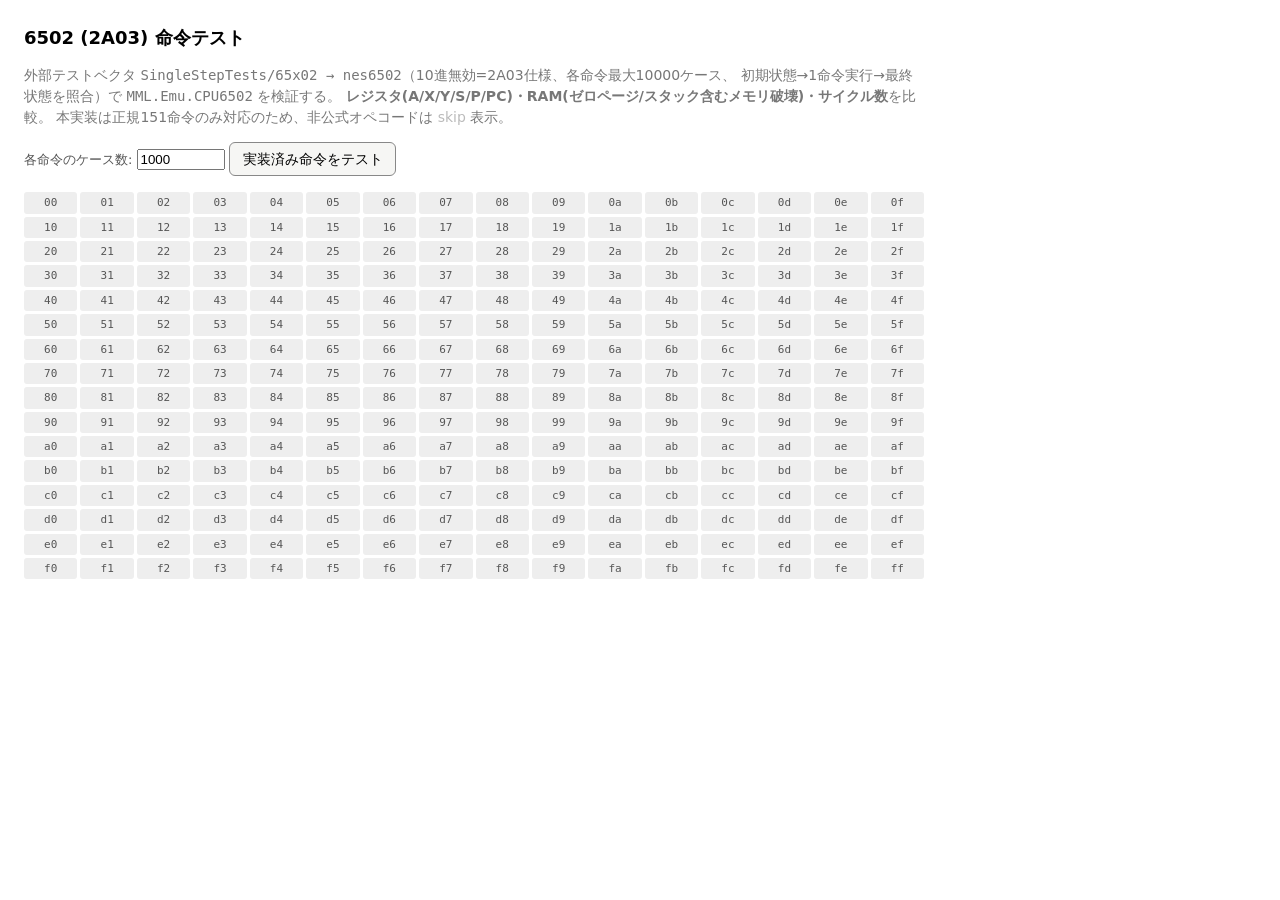
<file: tools/6502-test.html>
<!doctype html>
<html lang="ja">
<head>
<meta charset="utf-8">
<title>6502 命令テスト (SingleStepTests / nes6502)</title>
<style>
  body{font:14px/1.5 system-ui,sans-serif;margin:1.5rem;max-width:900px}
  h1{font-size:18px}
  button{font:inherit;padding:.4em .9em;border:1px solid #888;border-radius:6px;background:#f6f6f4;cursor:pointer}
  label{font-size:13px;color:#555}
  #sum{margin:.8rem 0;font-weight:600}
  #grid{display:grid;grid-template-columns:repeat(16,1fr);gap:3px;margin-top:1rem}
  .op{font:11px/1.4 monospace;text-align:center;padding:3px 0;border-radius:3px;background:#eee;color:#555}
  .op.pass{background:#d8f0dc;color:#1b6b2f}
  .op.fail{background:#f6c9c9;color:#8a1f1f}
  .op.skip{background:#f3f3f3;color:#bbb}
  .op.err{background:#eee;color:#aaa}
  pre{background:#f6f6f4;padding:.8em;border-radius:6px;overflow:auto;max-height:45vh}
  .muted{color:#777}
</style>
</head>
<body>
<h1>6502 (2A03) 命令テスト</h1>
<p class="muted">外部テストベクタ <code>SingleStepTests/65x02 → nes6502</code>（10進無効=2A03仕様、各命令最大10000ケース、
初期状態→1命令実行→最終状態を照合）で <code>MML.Emu.CPU6502</code> を検証する。
<b>レジスタ(A/X/Y/S/P/PC)・RAM(ゼロページ/スタック含むメモリ破壊)・サイクル数</b>を比較。
本実装は正規151命令のみ対応のため、非公式オペコードは <span style="color:#bbb">skip</span> 表示。</p>
<p>
  <label>各命令のケース数: <input id="per" type="number" value="1000" min="1" max="10000" style="width:6em"></label>
  <button id="run">実装済み命令をテスト</button>
</p>
<div id="sum"></div>
<div id="grid"></div>
<pre id="detail" hidden></pre>

<script src="../src/emulator/cpu6502.js"></script>
<script src="cpu-test-core.js"></script>
<script>
// 検証ロジックは cpu-test-core.js に集約(CLI版 tools/headless/cpu-test.js と共通)。
// このページが持つのは画面表示とベクタ取得だけ。
const SPEC = MML.CpuTest.SPECS['6502'];
const FILES = SPEC.groups()[0].files;
const grid = document.getElementById('grid');
const cells = {};
for (const f of FILES) {
  const c = document.createElement('div');
  c.className = 'op'; c.textContent = f.hex; c.title = f.hex;
  grid.appendChild(c); cells[f.hex] = c;
}

document.getElementById('run').onclick = async () => {
  const per = Math.max(1, Math.min(10000, parseInt(document.getElementById('per').value) || 1000));
  const runner = SPEC.createRunner();
  const sum = document.getElementById('sum');
  const detail = document.getElementById('detail');
  let totalFail = 0, oksum = 0, tsum = 0, skipped = 0; const failReport = {};
  for (const f of FILES) {
    if (!runner.isImplemented(f.op)) { cells[f.hex].className = 'op skip'; cells[f.hex].title = '未実装(非公式)'; skipped++; continue; }
    sum.textContent = `テスト中… ${f.hex}`;
    let r;
    try {
      const res = await fetch(SPEC.vectorBase + f.path);
      if (!res.ok) { cells[f.hex].className = 'op err'; continue; }
      r = runner.runOne(await res.json(), per);
    } catch (e) { cells[f.hex].className = 'op err'; cells[f.hex].title = String(e); continue; }
    oksum += r.pass; tsum += r.total;
    if (r.pass === r.total) cells[f.hex].className = 'op pass';
    else {
      cells[f.hex].className = 'op fail'; totalFail++; failReport[f.hex] = r.fails;
      cells[f.hex].title = `${r.total - r.pass} fail (cyc:${r.cycBad} state:${r.stateBad} ram:${r.ramBad})`;
    }
  }
  sum.textContent = totalFail === 0
    ? `✅ 実装済み ${256 - skipped} 命令 PASS（${oksum.toLocaleString()} / ${tsum.toLocaleString()} ケース、非公式 ${skipped} skip）`
    : `❌ ${totalFail} オペコードで失敗（${(tsum - oksum).toLocaleString()} ケース）`;
  detail.hidden = !totalFail;
  if (totalFail) detail.textContent = JSON.stringify(failReport, null, 2);
};
</script>
</body>
</html>
</file>
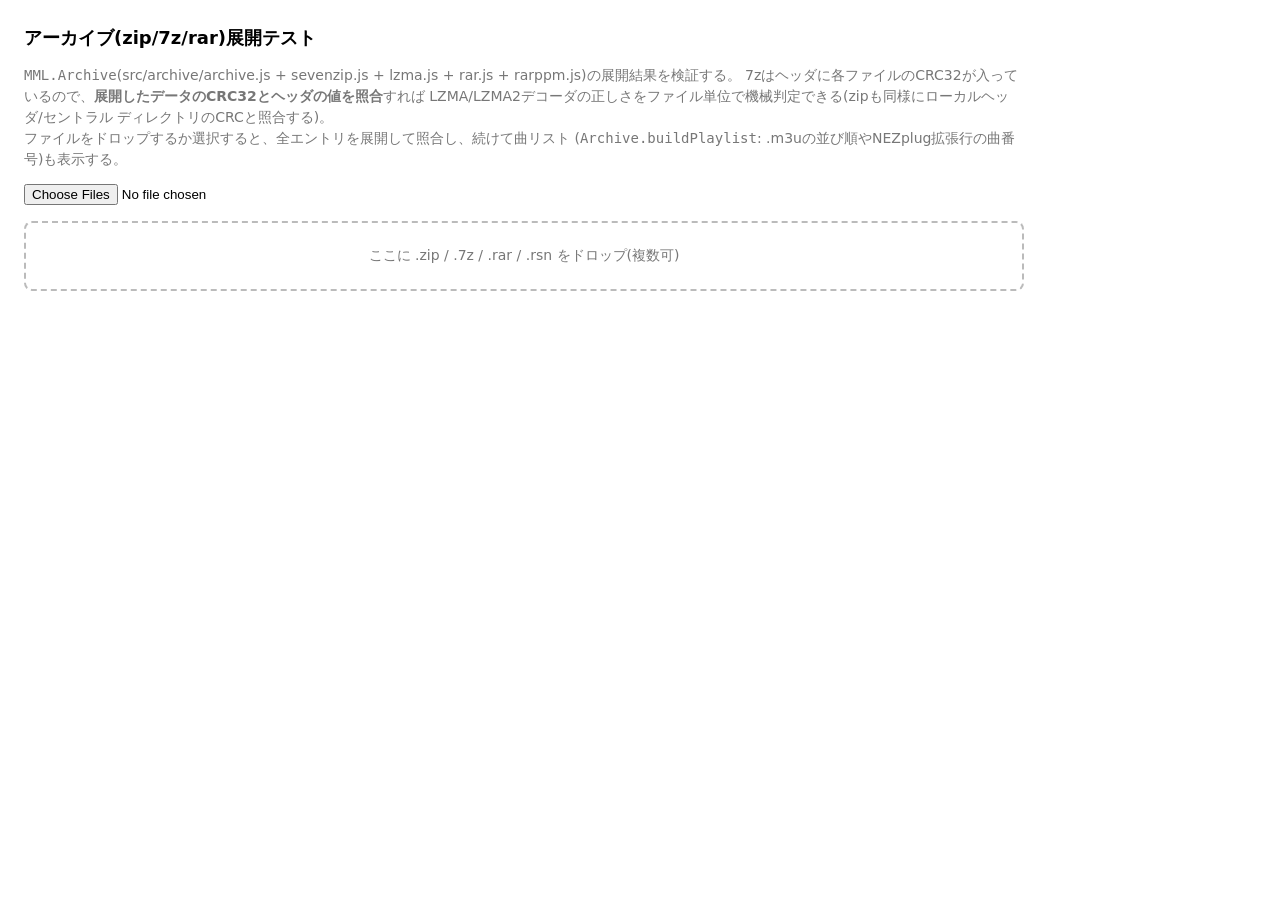
<file: tools/archive-test.html>
<!doctype html>
<html lang="ja">
<head>
<meta charset="utf-8">
<title>アーカイブ(zip/7z/rar)展開テスト</title>
<style>
  body{font:14px/1.5 system-ui,sans-serif;margin:1.5rem;max-width:1000px}
  h1{font-size:18px}
  button{font:inherit;padding:.4em .9em;border:1px solid #888;border-radius:6px;background:#f6f6f4;cursor:pointer}
  #drop{border:2px dashed #bbb;border-radius:8px;padding:1.6em;text-align:center;color:#777;margin:1rem 0}
  #drop.over{border-color:#4a8;background:#eefaf3;color:#276}
  #sum{margin:.8rem 0;font-weight:600}
  table{border-collapse:collapse;width:100%;font-size:13px}
  th,td{border-bottom:1px solid #e2e2e2;padding:.28em .5em;text-align:left}
  td.num{text-align:right;font-variant-numeric:tabular-nums}
  tr.pass td.st{color:#1b6b2f}
  tr.fail td.st{color:#8a1f1f;font-weight:600}
  tr.skip td.st{color:#999}
  code{font-family:ui-monospace,Consolas,monospace}
  .muted{color:#777}
</style>
</head>
<body>
<h1>アーカイブ(zip/7z/rar)展開テスト</h1>
<p class="muted">
  <code>MML.Archive</code>(src/archive/archive.js + sevenzip.js + lzma.js + rar.js + rarppm.js)の展開結果を検証する。
  7zはヘッダに各ファイルのCRC32が入っているので、<b>展開したデータのCRC32とヘッダの値を照合</b>すれば
  LZMA/LZMA2デコーダの正しさをファイル単位で機械判定できる(zipも同様にローカルヘッダ/セントラル
  ディレクトリのCRCと照合する)。<br>
  ファイルをドロップするか選択すると、全エントリを展開して照合し、続けて曲リスト
  (<code>Archive.buildPlaylist</code>: .m3uの並び順やNEZplug拡張行の曲番号)も表示する。
</p>
<p><input type="file" id="file" accept=".zip,.7z,.rar,.rsn" multiple></p>
<div id="drop">ここに .zip / .7z / .rar / .rsn をドロップ(複数可)</div>
<div id="sum"></div>
<div id="out"></div>

<script src="../src/archive/lzma.js"></script>
<script src="../src/archive/sevenzip.js"></script>
<script src="../src/archive/rarppm.js"></script>
<script src="../src/archive/rar.js"></script>
<script src="../src/archive/archive.js"></script>
<script>
'use strict';
const SOUND_EXTS = ['nsf', 'spc', 'kss', 'gbs', 'hes', 'vgm', 'vgz'];

// CRC32(zip/7zと同じ多項式 0xEDB88320)
const crcTable = (() => {
  const t = new Uint32Array(256);
  for (let i = 0; i < 256; i++) {
    let c = i;
    for (let k = 0; k < 8; k++) c = (c & 1) ? (0xEDB88320 ^ (c >>> 1)) : (c >>> 1);
    t[i] = c >>> 0;
  }
  return t;
})();
function crc32(bytes) {
  let c = 0xFFFFFFFF;
  for (let i = 0; i < bytes.length; i++) c = crcTable[(c ^ bytes[i]) & 0xFF] ^ (c >>> 8);
  return (c ^ 0xFFFFFFFF) >>> 0;
}
// zipはセントラルディレクトリにCRCがあるが archive.js は返さないので、ここで直接読む
function zipCrcs(bytes) {
  const map = new Map();
  const u16 = (o) => bytes[o] | (bytes[o + 1] << 8);
  const u32 = (o) => (bytes[o] | (bytes[o + 1] << 8) | (bytes[o + 2] << 16) | (bytes[o + 3] << 24)) >>> 0;
  let eocd = -1;
  for (let p = bytes.length - 22; p >= Math.max(0, bytes.length - 22 - 65535); p--) {
    if (u32(p) === 0x06054b50) { eocd = p; break; }
  }
  if (eocd < 0) return map;
  let p = u32(eocd + 16);
  const count = u16(eocd + 10);
  for (let i = 0; i < count; i++) {
    if (u32(p) !== 0x02014b50) break;
    const nameLen = u16(p + 28);
    const name = new TextDecoder('utf-8').decode(bytes.subarray(p + 46, p + 46 + nameLen));
    map.set(name.replace(/\\/g, '/'), u32(p + 16));
    p += 46 + nameLen + u16(p + 30) + u16(p + 32);
  }
  return map;
}

const el = (tag, cls, text) => { const e = document.createElement(tag); if (cls) e.className = cls; if (text !== undefined) e.textContent = text; return e; };
let totalPass = 0, totalFail = 0, totalSkip = 0;

async function testFile(file) {
  const out = document.getElementById('out');
  const box = el('div');
  box.appendChild(el('h2', null, file.name));
  out.appendChild(box);
  const bytes = new Uint8Array(await file.arrayBuffer());
  let parsed;
  const t0 = performance.now();
  try { parsed = await MML.Archive.parse(bytes); }
  catch (e) { box.appendChild(el('p', 'muted', 'parse失敗: ' + e.message)); totalFail++; return; }
  const crcMap = parsed.type === 'zip' ? zipCrcs(bytes) : null;

  const table = el('table');
  table.innerHTML = '<tr><th>エントリ</th><th>サイズ</th><th>CRC(ヘッダ)</th><th>CRC(展開)</th><th>結果</th></tr>';
  for (const entry of parsed.entries) {
    const tr = el('tr');
    let status, want = null, got = null;
    if (entry.isDir) { status = 'dir'; tr.className = 'skip'; totalSkip++; }
    else {
      try {
        const data = await MML.Archive.readEntry(bytes, entry);
        want = parsed.type === 'zip' ? (crcMap.get(entry.name) ?? null) : (entry.crc ?? null);
        got = crc32(data);
        if (data.length !== entry.size) { status = 'サイズ不一致 ' + data.length + ' != ' + entry.size; tr.className = 'fail'; totalFail++; }
        else if (want === null) { status = 'CRC無し(展開のみ成功)'; tr.className = 'skip'; totalSkip++; }
        else if (want === got) { status = 'OK'; tr.className = 'pass'; totalPass++; }
        else { status = 'CRC不一致'; tr.className = 'fail'; totalFail++; }
      } catch (e) { status = 'エラー: ' + e.message; tr.className = 'fail'; totalFail++; }
    }
    const hex = (v) => v === null || v === undefined ? '-' : v.toString(16).padStart(8, '0');
    for (const [text, cls] of [[entry.name, ''], [String(entry.size), 'num'], [hex(want), 'num'], [hex(got), 'num'], [status, 'st']]) {
      tr.appendChild(el('td', cls, text));
    }
    table.appendChild(tr);
  }
  box.appendChild(table);
  const ms = (performance.now() - t0).toFixed(0);

  // 曲リスト(main.js の openArchive と同じ経路)
  try {
    const list = await MML.Archive.buildPlaylist(parsed.entries, SOUND_EXTS, (m) => MML.Archive.readEntry(bytes, m));
    const p = el('p', 'muted', `形式=${parsed.type} / エントリ${parsed.entries.length}件 / ${ms}ms / 曲リスト${list.length}件`);
    box.insertBefore(p, table);
    if (list.length) {
      const pre = el('pre');
      pre.style.cssText = 'background:#f6f6f4;padding:.6em;border-radius:6px;max-height:14em;overflow:auto;font-size:12px';
      pre.textContent = list.map((it, i) => `${i + 1}. ${it.title}${it.song === null ? '' : '  [song ' + it.song + ']'}  <- ${it.entry.name}`).join('\n');
      box.appendChild(pre);
    }
  } catch (e) {
    box.appendChild(el('p', 'muted', 'buildPlaylist失敗: ' + e.message));
    totalFail++;
  }
  document.getElementById('sum').textContent = `OK ${totalPass} / 失敗 ${totalFail} / 対象外 ${totalSkip}`;
}

async function run(files) {
  for (const f of files) await testFile(f);
}
document.getElementById('file').addEventListener('change', (e) => run(e.target.files));
const drop = document.getElementById('drop');
drop.addEventListener('dragover', (e) => { e.preventDefault(); drop.classList.add('over'); });
drop.addEventListener('dragleave', () => drop.classList.remove('over'));
drop.addEventListener('drop', (e) => { e.preventDefault(); drop.classList.remove('over'); run(e.dataTransfer.files); });

// ?f=... で自動実行(サーバー経由の自動テスト用。カンマ区切りで複数)
const auto = new URLSearchParams(location.search).get('f');
if (auto) {
  (async () => {
    for (const url of auto.split(',')) {
      const res = await fetch(url);
      const buf = await res.arrayBuffer();
      await testFile(new File([buf], decodeURIComponent(url.split('/').pop())));
    }
    document.body.dataset.done = '1';
  })();
}
</script>
</body>
</html>
</file>
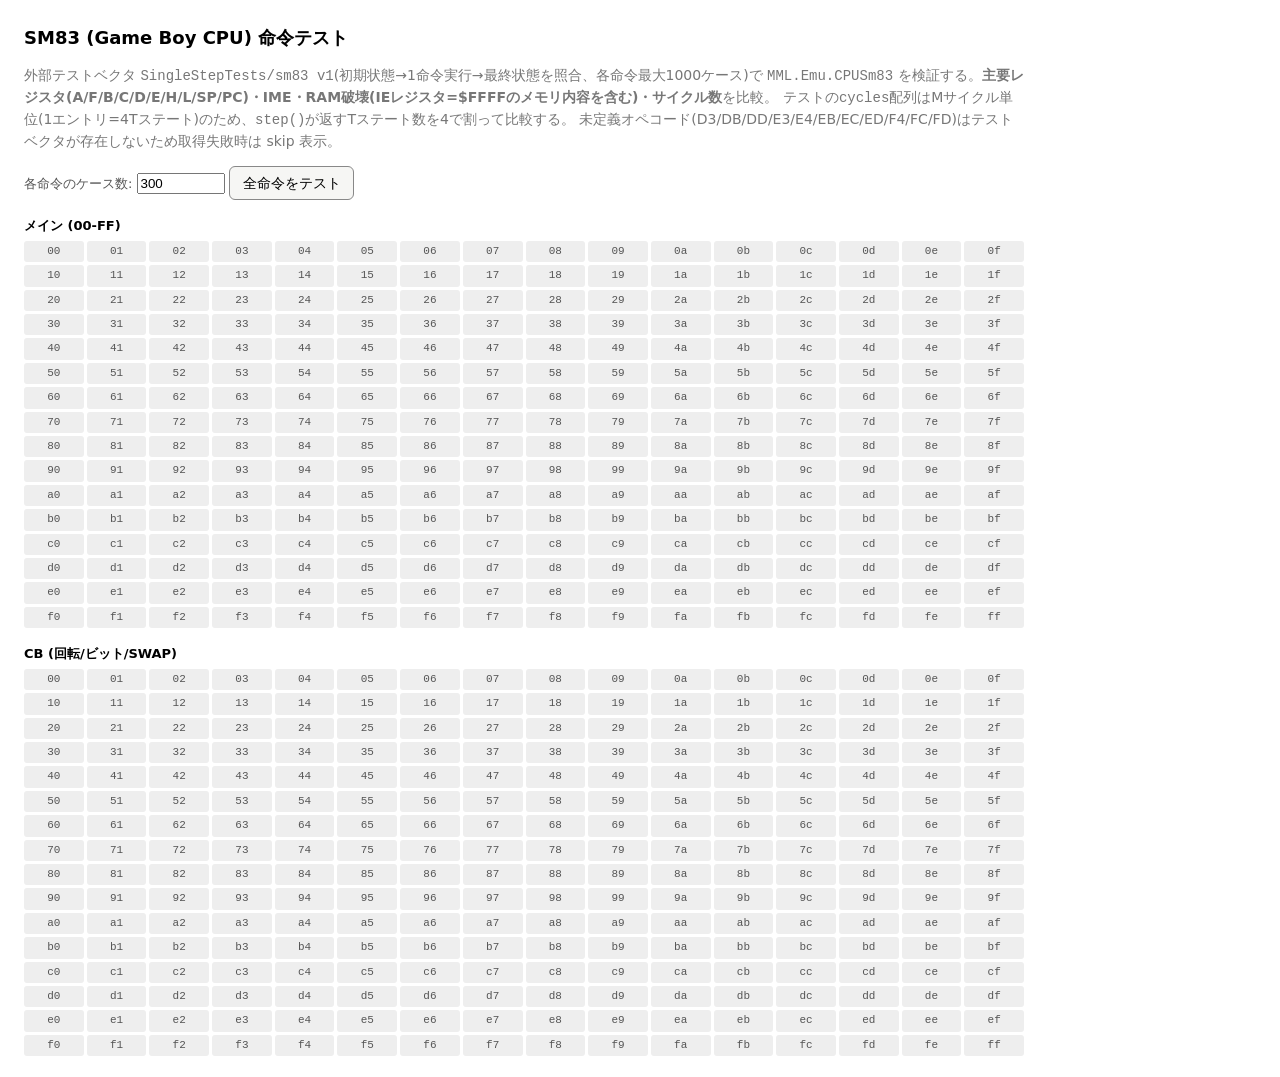
<file: tools/sm83-test.html>
<!doctype html>
<html lang="ja">
<head>
<meta charset="utf-8">
<title>SM83 命令テスト (SingleStepTests / sm83)</title>
<style>
  body{font:14px/1.5 system-ui,sans-serif;margin:1.5rem;max-width:1000px}
  h1{font-size:18px}
  button{font:inherit;padding:.4em .9em;border:1px solid #888;border-radius:6px;background:#f6f6f4;cursor:pointer}
  label{font-size:13px;color:#555}
  #sum{margin:.8rem 0;font-weight:600}
  .group{margin-top:1rem}
  .group h2{font-size:13px;margin:.4em 0}
  #grid,#gridCB{display:grid;grid-template-columns:repeat(16,1fr);gap:3px}
  .op{font:11px/1.4 monospace;text-align:center;padding:3px 0;border-radius:3px;background:#eee;color:#555}
  .op.pass{background:#d8f0dc;color:#1b6b2f}
  .op.fail{background:#f6c9c9;color:#8a1f1f}
  .op.skip{background:#f3f3f3;color:#bbb}
  .op.err{background:#eee;color:#aaa}
  pre{background:#f6f6f4;padding:.8em;border-radius:6px;overflow:auto;max-height:45vh}
  .muted{color:#777}
</style>
</head>
<body>
<h1>SM83 (Game Boy CPU) 命令テスト</h1>
<p class="muted">外部テストベクタ <code>SingleStepTests/sm83 v1</code>(初期状態→1命令実行→最終状態を照合、各命令最大1000ケース)で
<code>MML.Emu.CPUSm83</code> を検証する。<b>主要レジスタ(A/F/B/C/D/E/H/L/SP/PC)・IME・RAM破壊(IEレジスタ=$FFFFのメモリ内容を含む)・サイクル数</b>を比較。
テストの<code>cycles</code>配列はMサイクル単位(1エントリ=4Tステート)のため、<code>step()</code>が返すTステート数を4で割って比較する。
未定義オペコード(D3/DB/DD/E3/E4/EB/EC/ED/F4/FC/FD)はテストベクタが存在しないため取得失敗時は skip 表示。</p>
<p>
  <label>各命令のケース数: <input id="per" type="number" value="300" min="1" max="1000" style="width:6em"></label>
  <button id="run">全命令をテスト</button>
</p>
<div id="sum"></div>
<div class="group"><h2>メイン (00-FF)</h2><div id="grid"></div></div>
<div class="group"><h2>CB (回転/ビット/SWAP)</h2><div id="gridCB"></div></div>
<pre id="detail" hidden></pre>

<script src="../src/emulator/cpuSm83.js"></script>
<script src="cpu-test-core.js"></script>
<script>
// 検証ロジックは cpu-test-core.js に集約(CLI版 tools/headless/cpu-test.js と共通)。
// このページが持つのは画面表示とベクタ取得だけ。
const SPEC = MML.CpuTest.SPECS["sm83"];
const GRID_IDS = { main: "grid", cb: "gridCB" };

const grids = {};
for (const g of SPEC.groups()) {
  const el = document.getElementById(GRID_IDS[g.key]);
  const cells = {};
  for (const f of g.files) {
    const c = document.createElement('div');
    c.className = 'op'; c.textContent = f.hex; c.title = f.hex;
    el.appendChild(c); cells[f.hex] = c;
  }
  grids[g.key] = { cells, files: g.files };
}

async function fetchPool(items, concurrency, worker) {
  let idx = 0;
  async function runner() {
    while (idx < items.length) {
      const i = idx++;
      await worker(items[i], i);
    }
  }
  const runners = [];
  for (let i = 0; i < concurrency; i++) runners.push(runner());
  await Promise.all(runners);
}

document.getElementById('run').onclick = async () => {
  const per = Math.max(1, Math.min(1000, parseInt(document.getElementById('per').value) || 300));
  const runner = SPEC.createRunner();
  const sum = document.getElementById('sum');
  const detail = document.getElementById('detail');
  let totalFail = 0, totalSkip = 0, oksum = 0, tsum = 0; const failReport = {};
  let done = 0;

  const items = [];
  for (const key in grids) for (const f of grids[key].files) items.push({ key, f });
  const totalItems = items.length;

  await fetchPool(items, 16, async ({ key, f }) => {
    const cells = grids[key].cells;
    try {
      const res = await fetch(SPEC.vectorBase + f.path);
      if (!res.ok) { cells[f.hex].className = 'op skip'; cells[f.hex].title = '未取得(スキップ)'; totalSkip++; return; }
      const tests = await res.json();
      // CPUインスタンスはシングルスレッドJSなので直列実行され競合しない
      const r = runner.runOne(tests, per);
      oksum += r.pass; tsum += r.total;
      if (r.pass === r.total) cells[f.hex].className = 'op pass';
      else {
        cells[f.hex].className = 'op fail'; totalFail++;
        failReport[f.name] = r.fails;
        cells[f.hex].title = `${r.total - r.pass} fail (cyc:${r.cycBad} state:${r.stateBad} ram:${r.ramBad} ime:${r.imeBad})`;
      }
    } catch (e) {
      cells[f.hex].className = 'op err'; cells[f.hex].title = String(e); totalSkip++;
    } finally {
      done++;
      sum.textContent = `テスト中… ${done}/${totalItems}`;
    }
  });

  sum.textContent = totalFail === 0
    ? `✅ PASS(${oksum.toLocaleString()} / ${tsum.toLocaleString()} ケース、取得不可 ${totalSkip} skip)`
    : `❌ ${totalFail} オペコードで失敗(${(tsum - oksum).toLocaleString()} ケース、取得不可 ${totalSkip} skip)`;
  detail.hidden = !totalFail;
  if (totalFail) detail.textContent = JSON.stringify(failReport, null, 2);
};
</script>
</body>
</html>
</file>
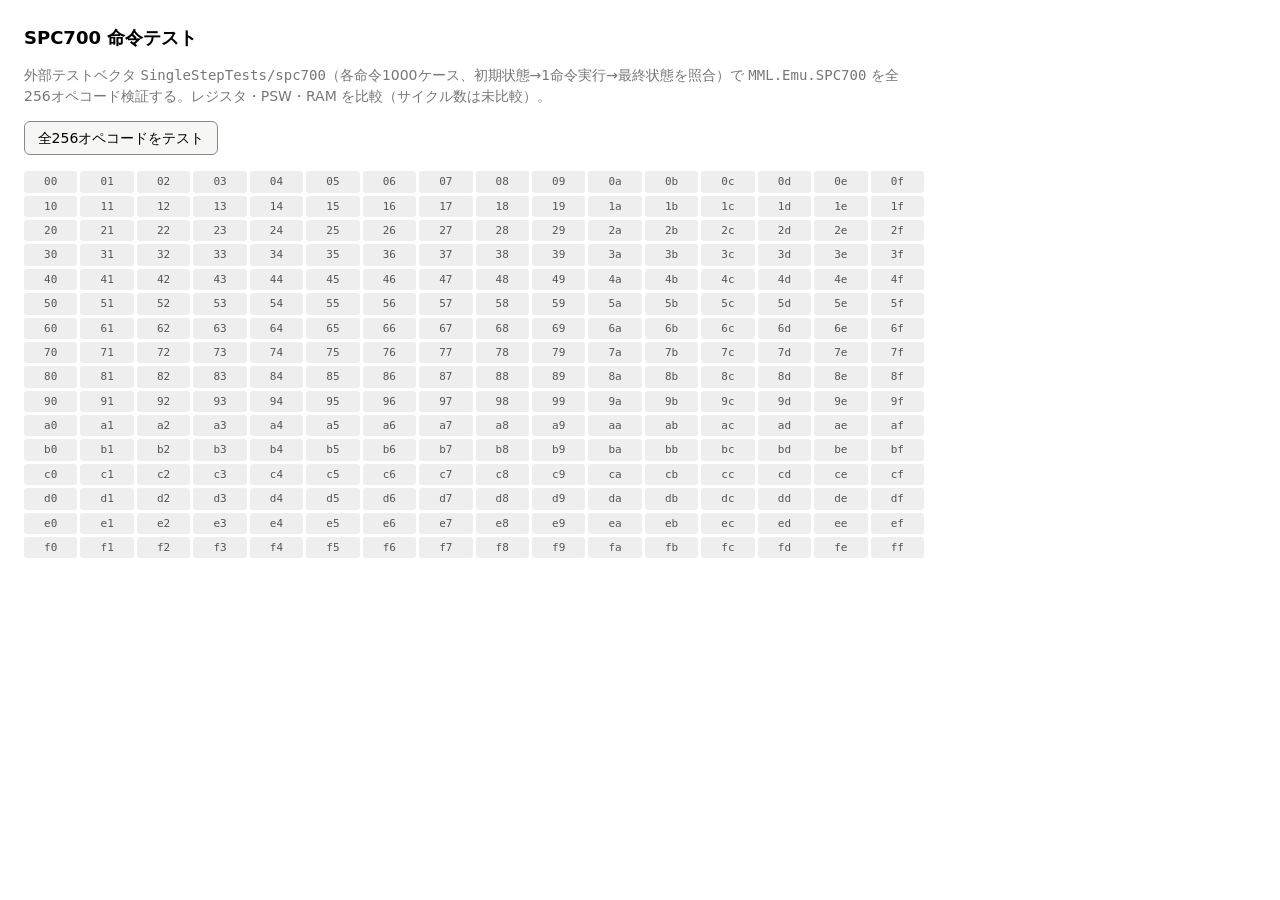
<file: tools/spc700-test.html>
<!doctype html>
<html lang="ja">
<head>
<meta charset="utf-8">
<title>SPC700 命令テスト (SingleStepTests)</title>
<style>
  body{font:14px/1.5 system-ui,sans-serif;margin:1.5rem;max-width:900px}
  h1{font-size:18px}
  button{font:inherit;padding:.4em .9em;border:1px solid #888;border-radius:6px;background:#f6f6f4;cursor:pointer}
  #sum{margin:.8rem 0;font-weight:600}
  #grid{display:grid;grid-template-columns:repeat(16,1fr);gap:3px;margin-top:1rem}
  .op{font:11px/1.4 monospace;text-align:center;padding:3px 0;border-radius:3px;background:#eee;color:#555}
  .op.pass{background:#d8f0dc;color:#1b6b2f}
  .op.fail{background:#f6c9c9;color:#8a1f1f}
  .op.err{background:#eee;color:#aaa}
  pre{background:#f6f6f4;padding:.8em;border-radius:6px;overflow:auto;max-height:40vh}
  .muted{color:#777}
</style>
</head>
<body>
<h1>SPC700 命令テスト</h1>
<p class="muted">外部テストベクタ <code>SingleStepTests/spc700</code>（各命令1000ケース、初期状態→1命令実行→最終状態を照合）で
<code>MML.Emu.SPC700</code> を全256オペコード検証する。レジスタ・PSW・RAM を比較（サイクル数は未比較）。</p>
<button id="run">全256オペコードをテスト</button>
<div id="sum"></div>
<div id="grid"></div>
<pre id="detail" hidden></pre>
<script src="../src/emulator/spc700.js"></script>
<script src="cpu-test-core.js"></script>
<script>
// 検証ロジックは cpu-test-core.js に集約(CLI版 tools/headless/cpu-test.js と共通)。
// このページが持つのは画面表示とベクタ取得だけ。
const SPEC = MML.CpuTest.SPECS['spc700'];
const FILES = SPEC.groups()[0].files;
const grid = document.getElementById('grid');
const cells = {};
for (const f of FILES) {
  const c = document.createElement('div');
  c.className = 'op'; c.textContent = f.hex; c.title = f.hex;
  grid.appendChild(c); cells[f.hex] = c;
}

document.getElementById('run').onclick = async () => {
  const runner = SPEC.createRunner();
  const sum = document.getElementById('sum');
  const detail = document.getElementById('detail');
  let totalFail = 0, oksum = 0, tsum = 0; const failReport = {};
  for (const f of FILES) {
    sum.textContent = `テスト中… ${f.hex}`;
    let r;
    try {
      const res = await fetch(SPEC.vectorBase + f.path);
      if (!res.ok) { cells[f.hex].className = 'op err'; continue; }
      // per を渡さない = ファイルに入っている全ケース(このベクタは1命令1000ケース)
      r = runner.runOne(await res.json(), Infinity);
    } catch (e) { cells[f.hex].className = 'op err'; cells[f.hex].title = String(e); continue; }
    oksum += r.pass; tsum += r.total;
    if (r.pass === r.total) cells[f.hex].className = 'op pass';
    else { cells[f.hex].className = 'op fail'; totalFail++; failReport[f.hex] = r.fails; cells[f.hex].title = `${r.total - r.pass}/${r.total} fail`; }
  }
  sum.textContent = totalFail === 0
    ? `✅ 全256オペコード PASS（${oksum.toLocaleString()} / ${tsum.toLocaleString()} ケース）`
    : `❌ ${totalFail} オペコードで失敗（${(tsum - oksum).toLocaleString()} ケース）`;
  if (totalFail) { detail.hidden = false; detail.textContent = JSON.stringify(failReport, null, 2); }
};
</script>
</body>
</html>
</file>
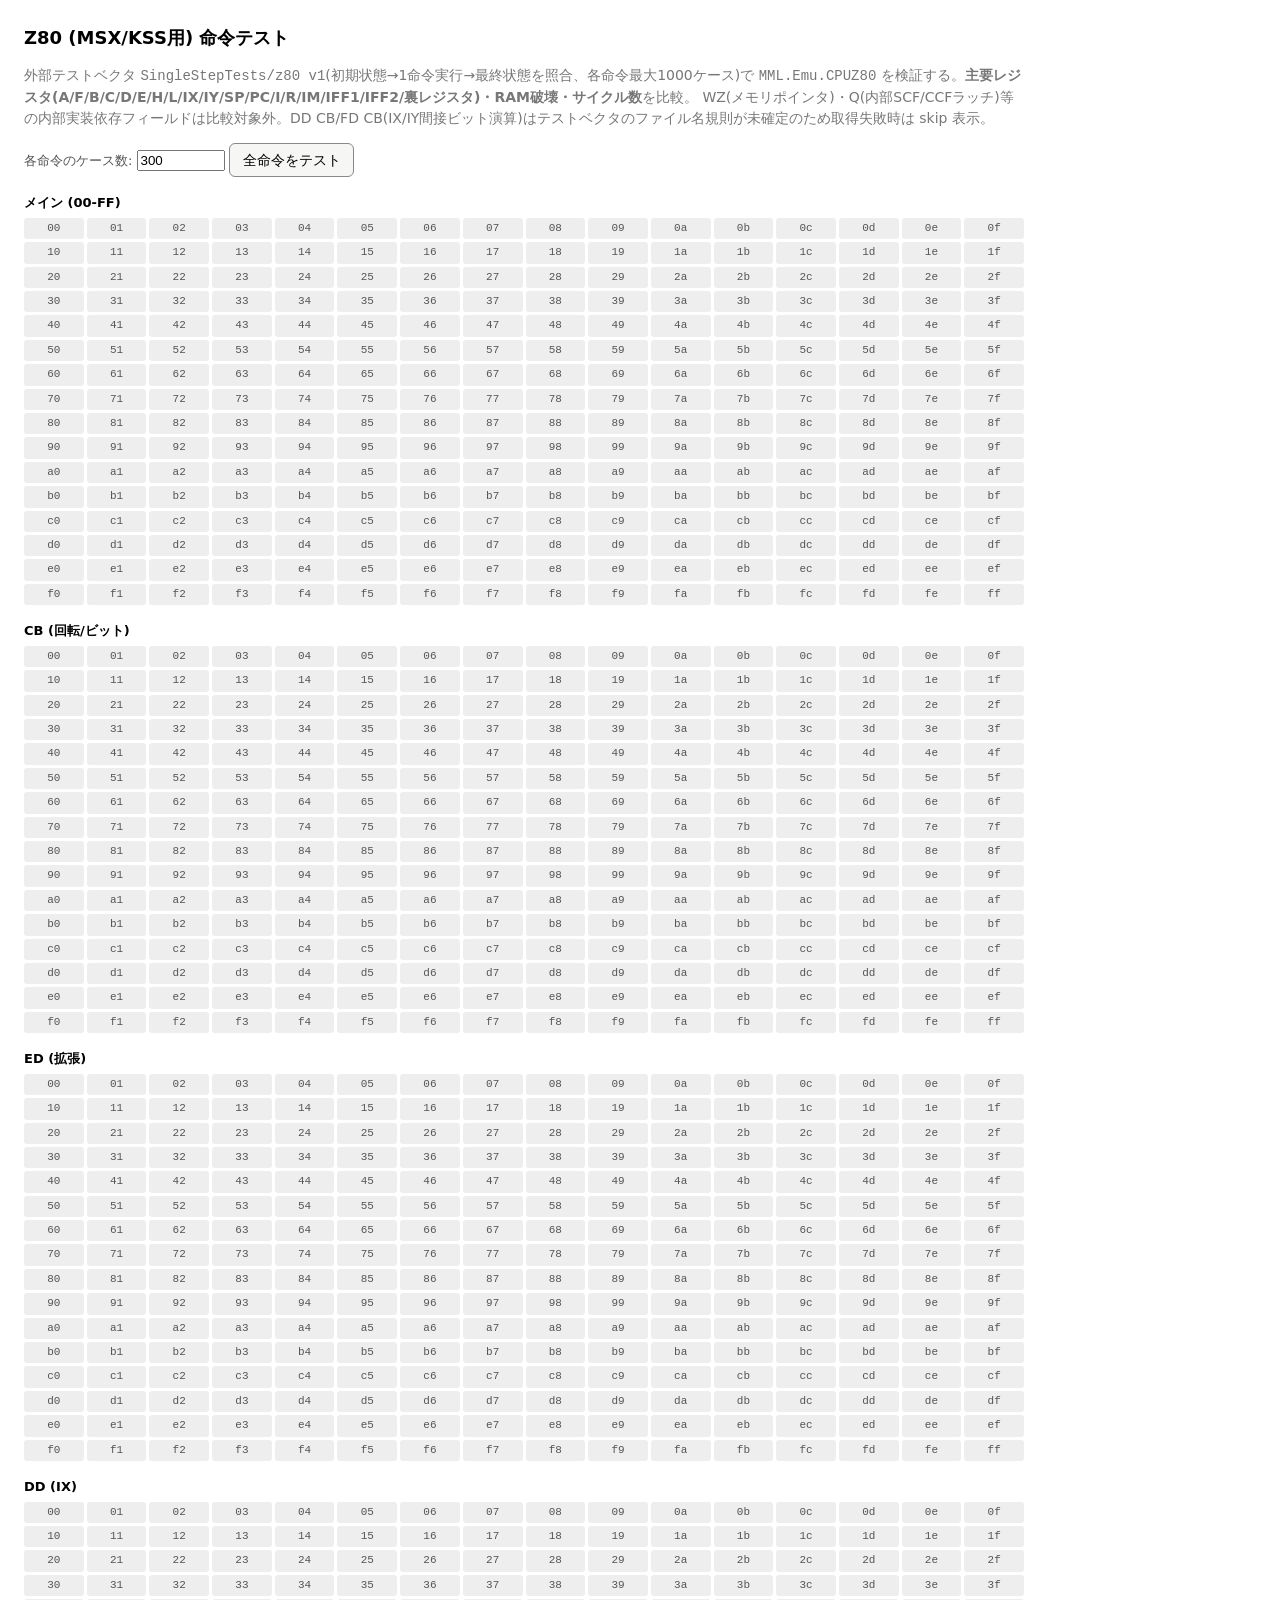
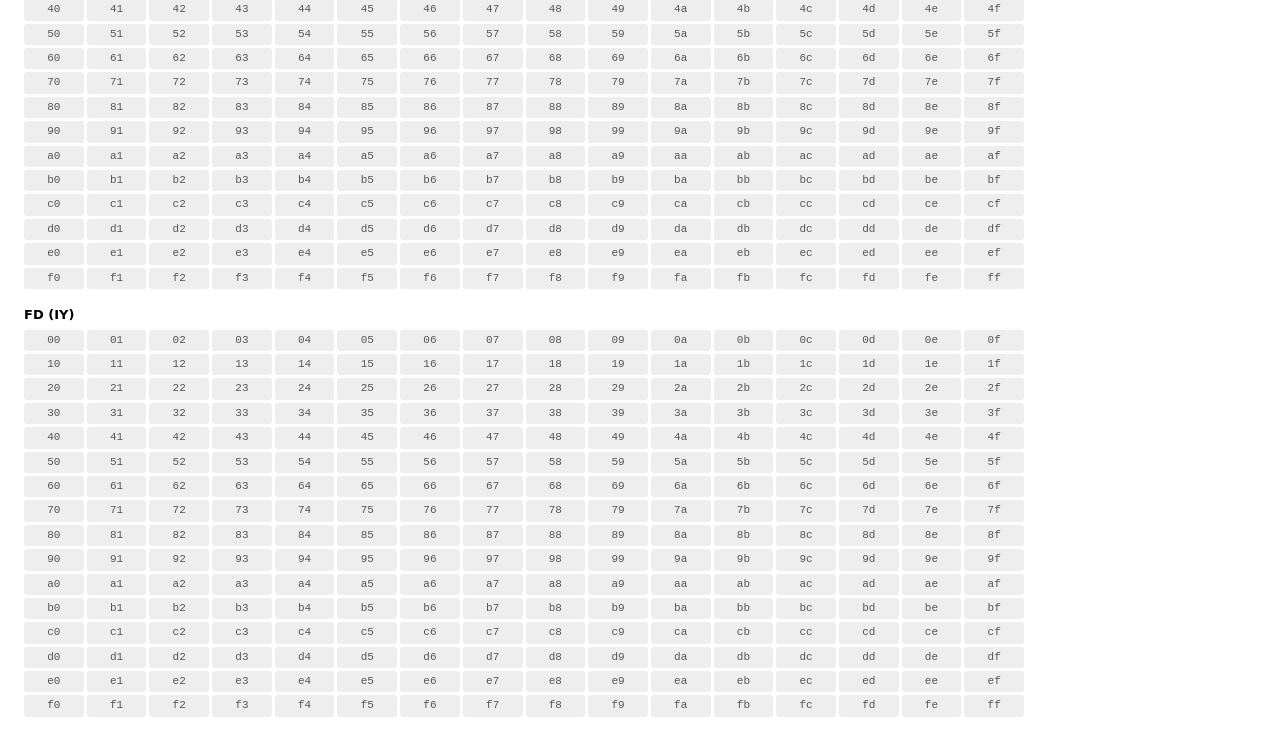
<file: tools/z80-test.html>
<!doctype html>
<html lang="ja">
<head>
<meta charset="utf-8">
<title>Z80 命令テスト (SingleStepTests / z80)</title>
<style>
  body{font:14px/1.5 system-ui,sans-serif;margin:1.5rem;max-width:1000px}
  h1{font-size:18px}
  button{font:inherit;padding:.4em .9em;border:1px solid #888;border-radius:6px;background:#f6f6f4;cursor:pointer}
  label{font-size:13px;color:#555}
  #sum{margin:.8rem 0;font-weight:600}
  .group{margin-top:1rem}
  .group h2{font-size:13px;margin:.4em 0}
  #grid,#gridCB,#gridED,#gridDD,#gridFD{display:grid;grid-template-columns:repeat(16,1fr);gap:3px}
  .op{font:11px/1.4 monospace;text-align:center;padding:3px 0;border-radius:3px;background:#eee;color:#555}
  .op.pass{background:#d8f0dc;color:#1b6b2f}
  .op.fail{background:#f6c9c9;color:#8a1f1f}
  .op.skip{background:#f3f3f3;color:#bbb}
  .op.err{background:#eee;color:#aaa}
  pre{background:#f6f6f4;padding:.8em;border-radius:6px;overflow:auto;max-height:45vh}
  .muted{color:#777}
</style>
</head>
<body>
<h1>Z80 (MSX/KSS用) 命令テスト</h1>
<p class="muted">外部テストベクタ <code>SingleStepTests/z80 v1</code>(初期状態→1命令実行→最終状態を照合、各命令最大1000ケース)で
<code>MML.Emu.CPUZ80</code> を検証する。<b>主要レジスタ(A/F/B/C/D/E/H/L/IX/IY/SP/PC/I/R/IM/IFF1/IFF2/裏レジスタ)・RAM破壊・サイクル数</b>を比較。
WZ(メモリポインタ)・Q(内部SCF/CCFラッチ)等の内部実装依存フィールドは比較対象外。DD CB/FD CB(IX/IY間接ビット演算)はテストベクタのファイル名規則が未確定のため取得失敗時は skip 表示。</p>
<p>
  <label>各命令のケース数: <input id="per" type="number" value="300" min="1" max="1000" style="width:6em"></label>
  <button id="run">全命令をテスト</button>
</p>
<div id="sum"></div>
<div class="group"><h2>メイン (00-FF)</h2><div id="grid"></div></div>
<div class="group"><h2>CB (回転/ビット)</h2><div id="gridCB"></div></div>
<div class="group"><h2>ED (拡張)</h2><div id="gridED"></div></div>
<div class="group"><h2>DD (IX)</h2><div id="gridDD"></div></div>
<div class="group"><h2>FD (IY)</h2><div id="gridFD"></div></div>
<pre id="detail" hidden></pre>

<script src="../src/emulator/cpuZ80.js"></script>
<script src="cpu-test-core.js"></script>
<script>
// 検証ロジックは cpu-test-core.js に集約(CLI版 tools/headless/cpu-test.js と共通)。
// このページが持つのは画面表示とベクタ取得だけ。
const SPEC = MML.CpuTest.SPECS['z80'];
const GRID_IDS = { main: 'grid', cb: 'gridCB', ed: 'gridED', dd: 'gridDD', fd: 'gridFD' };

const grids = {};
for (const g of SPEC.groups()) {
  const el = document.getElementById(GRID_IDS[g.key]);
  const cells = {};
  for (const f of g.files) {
    const c = document.createElement('div');
    c.className = 'op'; c.textContent = f.hex; c.title = f.hex;
    el.appendChild(c); cells[f.hex] = c;
  }
  grids[g.key] = { cells, files: g.files };
}

async function fetchPool(items, concurrency, worker) {
  let idx = 0;
  async function runner() {
    while (idx < items.length) {
      const i = idx++;
      await worker(items[i], i);
    }
  }
  const runners = [];
  for (let i = 0; i < concurrency; i++) runners.push(runner());
  await Promise.all(runners);
}

document.getElementById('run').onclick = async () => {
  const per = Math.max(1, Math.min(1000, parseInt(document.getElementById('per').value) || 300));
  const runner = SPEC.createRunner();
  const sum = document.getElementById('sum');
  const detail = document.getElementById('detail');
  let totalFail = 0, totalSkip = 0, oksum = 0, tsum = 0; const failReport = {};
  let done = 0;

  const items = [];
  for (const key in grids) for (const f of grids[key].files) items.push({ key, f });
  const totalItems = items.length;

  await fetchPool(items, 16, async ({ key, f }) => {
    const cells = grids[key].cells;
    try {
      const res = await fetch(SPEC.vectorBase + f.path);
      if (!res.ok) { cells[f.hex].className = 'op skip'; cells[f.hex].title = '未取得(スキップ)'; totalSkip++; return; }
      const tests = await res.json();
      // CPUインスタンスはシングルスレッドJSなので直列実行され競合しない
      const r = runner.runOne(tests, per);
      oksum += r.pass; tsum += r.total;
      if (r.pass === r.total) cells[f.hex].className = 'op pass';
      else {
        cells[f.hex].className = 'op fail'; totalFail++;
        failReport[f.name] = r.fails;
        cells[f.hex].title = `${r.total - r.pass} fail (cyc:${r.cycBad} state:${r.stateBad} ram:${r.ramBad})`;
      }
    } catch (e) {
      cells[f.hex].className = 'op err'; cells[f.hex].title = String(e); totalSkip++;
    } finally {
      done++;
      sum.textContent = `テスト中… ${done}/${totalItems}`;
    }
  });

  sum.textContent = totalFail === 0
    ? `✅ PASS(${oksum.toLocaleString()} / ${tsum.toLocaleString()} ケース、取得不可 ${totalSkip} skip)`
    : `❌ ${totalFail} オペコードで失敗(${(tsum - oksum).toLocaleString()} ケース、取得不可 ${totalSkip} skip)`;
  detail.hidden = !totalFail;
  if (totalFail) detail.textContent = JSON.stringify(failReport, null, 2);
};
</script>
</body>
</html>
</file>
<file: src/css/style.css>
:root {
  /*
   * アプリ全体の配色。ここの値は「ダークモード」プリセット(src/ui/editorSettings.js PRESETS[0]、2026-09-18からプリセットはこれ1つ)
   * と必ず一致させること(起動直後=何も保存されていない状態の見た目がこの値、
   * 「既定値に戻す」がPRESETS[0]、の2つが食い違わないようにするため)。
   * 全プリセットはこの変数群を丸ごと上書きする。style.css内でこれらの色を直書き
   * (#xxxxxx)してはいけない(ライト/ダーク切替で破綻するため。ピアノ鍵盤の白鍵/黒鍵、
   * ツールチップの黒地白文字のような「テーマに依らない意味を持つ色」だけは例外)。
   */
  --bg: #1e1e24;            /* ページ背景 */
  --panel: #2a2a33;         /* パネル/フローティングウィンドウ本体 */
  --panel-raised: #34343f;  /* ウィンドウ見出し行・ロール見出し等の一段浮いた面 */
  --surface: #14141a;       /* 入力欄/出力欄/キャンバス等の凹んだ面 */
  --border: #3d3d4a;
  --control-bg: #3d3d4a;    /* ボタン(secondary)/セレクト/トグルの地色 */
  --text: #e6e6ef;
  --text-secondary: #cfcfe0;
  --text-muted: #9999aa;
  --text-faint: #6a6a80;
  --accent: #6fb1ff;
  --on-accent: #102030;     /* アクセント地の上に乗せる文字 */
  --error: #ff6b6b;
  --ok: #74e08e;
  --hover-bg: rgba(255, 255, 255, 0.09); /* アイコンボタン等のホバー面 */
  /*
   * 日本語グリフを持つフォントを必ず明示すること。
   * 欧文フォント(Segoe UI/Consolas)だけだと、日本語フォント未導入の環境で豆腐(□)になり、
   * 中国語ロケールでは総称ファミリが中文フォントに解決されて漢字が簡体字の字形で出る。
   * 各OSの標準日本語フォントを順に並べて字形を固定する。
   */
  --sans: 'Segoe UI', system-ui, 'Yu Gothic UI', 'Hiragino Sans', 'Hiragino Kaku Gothic ProN',
          'Noto Sans JP', 'Noto Sans CJK JP', Meiryo, 'IPAPGothic', sans-serif;
  --mono: 'Consolas', 'Courier New', 'BIZ UDGothic', 'Noto Sans Mono CJK JP',
          'Yu Gothic UI', 'Hiragino Sans', 'Noto Sans JP', Meiryo, monospace;

  /* MMLエディタのフォント(src/ui/editorSettings.jsが上書きする) */
  --mml-font-family: var(--mono);
  --mml-font-size: 13px;
  /* MMLエディタ自体の背景/基本文字色(全体色--panel/--textとは別に持たせる。数値や
     記号など色分け対象外の文字と入力キャレットが--mml-editor-fgになる。
     エディタだけ紺地・周囲は明るいチュートリアル的な配色(NDP風プリセット)を
     成立させるために独立させている。src/ui/editorSettings.jsが上書きする) */
  --mml-editor-bg: #14141a;
  --mml-editor-fg: #e6e6ef;

  /* MMLシンタックスハイライトの色分け12分類(src/ui/editorSettings.jsが上書きする)。
     色相の割り当ては全プリセット共通の約束事にしてある(プリセットを切り替えても
     「音程系は青、音量系は緑」といった読み方が変わらないようにするため):
       トラック=金/黄(太字)  ヘッダー=紫  音階=基本文字色  休符=控えめ  コメント=最も薄い
       音長系=橙  音量系=緑  音程系=青  演奏制御系=赤  特殊=マゼンタ
       エンベロープ定義=シアン/ティール(太字)  音色定義=ライム/オリーブ(太字) */
  --tok-header: #c39cff;
  --tok-track: #ffd479;
  --tok-note: #e6e6ef;
  --tok-rest: #9aa0ac;
  --tok-cmd-length: #f5a06a;
  --tok-cmd-volume: #7fd8a0;
  --tok-cmd-pitch: #7fb8ff;
  --tok-cmd-perf: #ff7a7a;
  --tok-cmd-special: #f38ad4;
  --tok-def-envelope: #66d9ef;
  --tok-def-tone: #b8e05a;
  --tok-comment: #7d828d;
  /* 再生中の現在位置ハイライト(白文字+オレンジ縁取り、2026-09-18ユーザー指示) */
  --playing-fg: #ffffff;
  --playing-outline: #ff8c00;
  /* 追尾チャンネル(mmlFollowChannel)のハイライト。白文字+赤縁取りで再生位置(オレンジ)と見分ける */
  --follow-fg: #ffffff;
  --follow-outline: #e53935;
}

* { box-sizing: border-box; }

body {
  margin: 0;
  font-family: var(--sans);
  background: var(--bg);
  color: var(--text);
}

header {
  padding: 10px 20px 12px;
  background: var(--panel);
  border-bottom: 1px solid var(--border);
  position: relative;   /* 言語選択を右上に固定するための基準 */
}

/* 言語選択 (i18nDom.js が生成) */
.lang-picker {
  position: absolute;
  top: 12px;
  right: 20px;
}

.lang-picker select {
  background: var(--control-bg);
  color: var(--text);
  border: 1px solid var(--border);
  border-radius: 3px;
  padding: 3px 6px;
  font-size: 12px;
  font-family: var(--sans);
}

/* MMLエディタのフォント選択(トップメニュー、src/ui/editorSettings.js) */
.font-picker select {
  background: var(--control-bg);
  color: var(--text);
  border: 1px solid var(--border);
  border-radius: 3px;
  padding: 3px 6px;
  font-size: 12px;
  font-family: var(--sans);
}

/* タイトル行: 左=アイコンツールバー、右=タイトル(同じ行に並べる) */
.header-top-row {
  display: flex;
  align-items: center;
  justify-content: space-between;
  gap: 12px;
  flex-wrap: wrap;
}

header h1.app-title {
  margin: 0 96px 0 0; /* 右側の言語選択(lang-picker)と重ならないよう余白を確保 */
  font-size: 18px;
  text-align: right;
  white-space: nowrap;
}

/* 版番号(src/version.js)。タイトルより控えめに */
header h1.app-title .app-version {
  margin-left: 8px;
  font-size: 12px;
  font-weight: normal;
  color: var(--text-muted);
}
header h1.app-title .app-version:empty { display: none; }

.icon-toolbar {
  display: flex;
  align-items: center;
  gap: 4px;
  flex-wrap: wrap;
}

.icon-toolbar-sep {
  width: 1px;
  align-self: stretch;
  margin: 2px 4px;
  background: var(--border);
}

.toggle-btn {
  background: var(--control-bg);
  color: var(--text);
  border: 1px solid var(--border);
  border-radius: 4px;
  padding: 4px 10px;
  font-size: 12px;
  cursor: pointer;
}

.toggle-btn:hover { opacity: 0.85; }

.toggle-btn.active {
  background: var(--accent);
  color: var(--on-accent);
  border-color: var(--accent);
  font-weight: 600;
}

/* --- 単色アイコンボタン (ヘッダーツールバー) --- */
.icon-btn[hidden] { display: none; } /* display:inline-flex がhidden属性(UA既定のdisplay:none)に勝ってしまうのを防ぐ */
.icon-btn {
  background: transparent;
  color: var(--text);
  border: 1px solid transparent;
  border-radius: 5px;
  width: 32px;
  height: 32px;
  padding: 0;
  display: inline-flex;
  align-items: center;
  justify-content: center;
  flex: none;
}

.icon-btn svg {
  width: 18px;
  height: 18px;
  display: block;
  pointer-events: none;
}

.icon-btn:hover { background: var(--hover-bg); opacity: 1; }

.icon-btn:disabled {
  opacity: 0.35;
  cursor: default;
  background: transparent;
}

.icon-btn .icon-pause { display: none; }
.icon-btn.is-playing .icon-play { display: none; }
.icon-btn.is-playing .icon-pause { display: block; }

/* ウィンドウのタイトル行に埋め込む縮小版(FDS/N163波形エディタを開く・ファイルを開く等) */
.icon-btn-title {
  width: 24px;
  height: 24px;
}
.icon-btn-title svg {
  width: 15px;
  height: 15px;
}

/* アイコンではなく短い文字列を表示するボタン(例: "MML") */
.icon-btn-text {
  width: auto;
  padding: 0 9px;
  font-size: 11px;
  font-weight: 700;
  letter-spacing: 0.5px;
}

/* MMLエディタ上部のトランスポート行: 再生/停止/NSF出力 + 範囲リセット + シークバー + 時間表示 */
.mml-top-toolbar {
  display: flex;
  align-items: center;
  gap: 8px;
  flex-shrink: 0;
  padding: 8px 12px 0;
}
/* ★ボタンが増えてもシークバーを潰さない(2026-09-06、メトロノーム/演奏入力の追加時)。
   nowrapのままだと width:100% のシークバーだけが縮み、幅660pxの既定ウィンドウでは
   89pxまで潰れて開始点/終了点ハンドルが掴めなくなる。幅が足りないときは
   シークバーと時間表示だけを次の行へ送り、そこで全幅を使わせる */
.mml-top-toolbar { flex-wrap: wrap; }

.mml-top-toolbar #timeDisplay {
  flex: none;
  font-family: var(--mono);
  font-size: 12px;
  color: var(--text);
  white-space: nowrap;
}

/* ループ回数の選択(L のある曲だけ有効) */
.mml-top-toolbar .mml-loop-count {
  display: flex;
  align-items: center;
  gap: 4px;
  flex: none;
  font-size: 12px;
  white-space: nowrap;
}
.mml-top-toolbar .mml-loop-count select { max-width: 7em; }
.mml-top-toolbar .mml-loop-count input { width: 60px; }
.mml-top-toolbar .mml-loop-count #mmlLoopTimes { width: 48px; }
.mml-top-toolbar .mml-loop-count select:disabled { opacity: 0.5; }
/* VGMパネルの「ループ」選択。回数モードでは再生時間欄が計算値(読み取り専用)になる */
#vgmLoopCount:disabled { opacity: 0.5; }
#vgmPlayDuration[readonly] { opacity: 0.6; }

.mml-top-toolbar .seek-bar-wrap {
  /* flex-basis と min-width を 200px にしてあるのは、幅が足りないときに
     「シークバーを潰す」のではなく「次の行へ送る」ようにするため(上の flex-wrap 参照) */
  flex: 1 1 200px;
  min-width: 200px;
  margin: 0;
}

/* --- フローティングウィンドウ --- */
/* 上下左右の辺と左上/右上/左下の角のリサイズ枠(src/ui/floatingWindows.js attachEdgeResize)。
   右下はブラウザ標準の resize: both のつまみをそのまま使う */
.fw-edge { position: absolute; z-index: 50; }
.fw-edge--n  { top: 0; left: 8px; right: 8px; height: 5px; cursor: ns-resize; }
.fw-edge--s  { bottom: 0; left: 8px; right: 16px; height: 5px; cursor: ns-resize; }
.fw-edge--w  { left: 0; top: 8px; bottom: 8px; width: 5px; cursor: ew-resize; }
.fw-edge--e  { right: 0; top: 8px; bottom: 16px; width: 5px; cursor: ew-resize; }
.fw-edge--nw { left: 0; top: 0; width: 8px; height: 8px; cursor: nwse-resize; }
.fw-edge--ne { right: 0; top: 0; width: 8px; height: 8px; cursor: nesw-resize; }
.fw-edge--sw { left: 0; bottom: 0; width: 8px; height: 8px; cursor: nesw-resize; }
.float-window {
  position: fixed;
  display: flex;
  flex-direction: column;
  background: var(--panel);
  border: 1px solid var(--border);
  border-radius: 6px;
  box-shadow: 0 8px 24px rgba(0, 0, 0, 0.45);
  min-width: 280px;
  min-height: 160px;
  resize: both;
  overflow: hidden;
  padding: 0;
}

.float-window-header {
  display: flex;
  align-items: center;
  justify-content: flex-start; /* 閉じるボタンは.float-window-closeのmargin-left:autoで右寄せする */
  flex-wrap: wrap;
  row-gap: 4px;
  gap: 8px;
  padding: 6px 10px;
  background: var(--panel-raised);
  border-bottom: 1px solid var(--border);
  border-radius: 6px 6px 0 0;
  cursor: move;
  font-size: 13px;
  font-weight: 600;
  color: var(--accent);
  user-select: none;
  flex-shrink: 0;
}

/* タイトル行に埋め込む追加コントロール(アイコンボタン/チェックボックス/セレクト等)。
   タイトルの太字・アクセント色を継承しないよう明示的にリセットする */
.fw-header-extra {
  display: flex;
  align-items: center;
  flex-wrap: wrap;
  gap: 8px;
  font-size: 12px;
  font-weight: 400;
  color: var(--text);
}
.fw-header-extra label {
  display: flex;
  align-items: center;
  gap: 4px;
  white-space: nowrap;
  cursor: default;
}
/* タイトルの左側ではなく右側(閉じるボタンの手前)に寄せたい場合はこちらを付ける */
.fw-header-extra--right {
  margin-left: auto;
}

/* ミニ操作窓(src/ui/miniTransport.js)。本体の文書で組み立て、開くときだけ
   Document Picture-in-Picture の小窓へ移す。小窓側の文書には .mini-tp / .seek- で
   始まる規則だけを抜き出して流し込むので、ここのセレクタ名は変えないこと */
.mini-tp-body { margin: 0; background: var(--panel); color: var(--text); font-family: var(--sans); }
.mini-tp {
  display: flex;
  flex-direction: column;
  gap: 4px;
  padding: 6px 8px;
  position: relative; /* ドロップ案内(.mini-tp-drop)を重ねるため */
  background: var(--panel);
  color: var(--text);
  font-size: 12px;
}
.mini-tp-row { display: flex; align-items: center; gap: 4px; }
/* ★.mini-tp / .mini-tp-row の display:flex は [hidden] のUA既定(display:none)より
   強いので、hidden を付けても消えない。畳んだ行と、本体側へ戻してある小窓の中身を
   本当に消すためにこの2行が要る(小窓を閉じているあいだ中身は本体の文書に居る) */
.mini-tp[hidden] { display: none !important; }
/* 小窓へファイルをドラッグしているあいだだけ重なる案内。本体ページの .drop-overlay と
   同じ役目だが、小窓は狭いので中身の上に重ねるだけにしてある。
   ★小窓の文書へは style.css から「.mini-tp / .seek- で始まる規則」だけを写しているので
     (miniTransport.js の styleFor)、クラス名の頭は .mini-tp のままにすること */
.mini-tp-drop {
  position: absolute;
  inset: 0;
  z-index: 5;
  display: flex;
  align-items: center;
  justify-content: center;
  text-align: center;
  box-sizing: border-box;
  padding: 4px 8px;
  background: var(--panel);
  border: 2px dashed var(--accent);
  color: var(--accent);
  font-size: 12px;
  font-weight: 600;
  pointer-events: none; /* 下のボタンのドロップ判定を邪魔しない */
}
/* display:flex は [hidden] のUA既定に勝ってしまうので明示的に消す */
.mini-tp-drop[hidden] { display: none !important; }
.mini-tp [hidden] { display: none !important; }
.mini-tp-main { gap: 2px; }
.mini-tp-btn {
  display: inline-flex;
  align-items: center;
  justify-content: center;
  width: 26px;
  height: 24px;
  padding: 0;
  background: transparent;
  border: none;
  border-radius: 4px;
  color: var(--text);
  cursor: pointer;
}
.mini-tp-btn:hover:not(:disabled) { background: var(--hover-bg); }
.mini-tp-btn:disabled { opacity: .35; cursor: default; }
.mini-tp-btn svg { width: 18px; height: 18px; }
.mini-tp-btn .icon-pause { display: none; }
.mini-tp-btn.is-playing .icon-play { display: none; }
.mini-tp-btn.is-playing .icon-pause { display: inline; }
.mini-tp-badge {
  padding: 1px 6px;
  border: 1px solid var(--border);
  border-radius: 9px;
  background: var(--control-bg);
  color: var(--text);
  font-size: 10px;
  font-weight: 700;
  letter-spacing: .04em;
  cursor: pointer;
}
.mini-tp-badge--mml { background: var(--accent); border-color: var(--accent); color: var(--on-accent); }
.mini-tp-badge:disabled { opacity: .5; cursor: default; }
.mini-tp-title {
  flex: 1 1 auto;
  min-width: 0;
  overflow: hidden;
  text-overflow: ellipsis;
  white-space: nowrap;
  color: var(--text-secondary);
}
.mini-tp-close { width: 22px; color: var(--text-muted); font-size: 14px; }
.mini-tp-seek { gap: 6px; }
.mini-tp-seek .seek-bar-wrap { flex: 1 1 auto; }
.mini-tp-seek .seek-time { flex: none; color: var(--text-muted); font-family: var(--mono); font-size: 11px; }
.mini-tp-mutes-head {
  justify-content: flex-start;
  padding: 1px 2px;
  background: transparent;
  border: none;
  color: var(--text-muted);
  font: inherit;
  font-size: 11px;
  text-align: left;
  cursor: pointer;
}
.mini-tp-mutes-head:hover { color: var(--text); }
.mini-tp-mutes-head.has-muted { color: var(--error); }
.mini-tp-mutes { flex-wrap: wrap; gap: 2px; }
.mini-tp-mute {
  --ch-color: var(--border);
  min-width: 22px;
  padding: 1px 4px 1px 3px;
  border: 1px solid var(--border);
  border-left: 3px solid var(--ch-color);
  border-radius: 3px;
  /* ch一覧と同じ色をうっすら敷く。多chのとき目で追えるようにするためで、
     文字が読めなくならないよう薄めに混ぜる(色の出どころは鍵盤表示の行の丸) */
  background: color-mix(in srgb, var(--ch-color) 18%, var(--control-bg));
  color: var(--text);
  font-size: 10px;
  font-family: var(--mono);
  cursor: pointer;
}
.mini-tp-mute.is-muted {
  background: var(--surface);
  border-left-color: var(--border);
  color: var(--text-faint);
  text-decoration: line-through;
}
.mini-tp-foot { color: var(--text-muted); font-size: 11px; cursor: pointer; }

/* 外部テキストエディタと同期中のファイル名(src/ui/fileSync.js)。
   MMLウィンドウのタイトル右隣に出る。接続が切れている/衝突しているときは色で知らせる */
.mml-file-link {
  display: inline-flex;
  align-items: center;
  gap: 5px;
  max-width: 40%;
  padding: 1px 6px;
  border: 1px solid var(--border);
  border-radius: 10px;
  background: var(--surface);
  font-size: 11px;
  font-weight: 400;
  color: var(--text-muted);
  cursor: default;
}
/* display を持つ規則は UA の [hidden]{display:none} に勝ってしまうので明示的に消す。
   これが無いと未接続の #mmlFileLink(⟳だけの空チップ)が見出し行に残る(2026-09-21) */
.mml-file-link[hidden] { display: none !important; }
.mml-file-link-name {
  overflow: hidden;
  text-overflow: ellipsis;
  white-space: nowrap;
}
.mml-file-link.is-live { border-color: var(--ok); }
.mml-file-link.is-stale { border-color: var(--error); color: var(--error); }
/* 参照している .dmc の状態チップ(#mmlDmcLink): 未読込=赤(is-stale) / 未保存=橙 */
.mml-file-link.is-warn { border-color: #c98a00; color: #c98a00; }
/* 自動取り込みのON/OFF。ONのあいだだけ押し込んだ見た目にする */
.mml-file-link-watch[aria-pressed="true"] {
  background: var(--ok);
  border-color: var(--ok);
  color: var(--on-accent);
}
.mml-file-link-btn {
  background: var(--panel-raised);
  border: 1px solid var(--border);
  border-radius: 8px;
  color: inherit;
  font: inherit;
  line-height: 1.4;
  padding: 0 6px;
  cursor: pointer;
}
.mml-file-link-btn:hover { background: var(--accent); color: var(--on-accent); }
.mml-file-link-detach { padding: 0 5px; }
.float-window-header input,
.float-window-header select {
  cursor: default;
}

.float-window-close {
  background: transparent;
  border: none;
  color: var(--text);
  font-size: 16px;
  line-height: 1;
  padding: 0 4px;
  cursor: pointer;
  margin-left: auto; /* 常に行の右端に押し出す */
}

.float-window-close:hover { color: var(--error); }

/* サウンドファイル(NSF/SPC/KSS/GBS/HES)のドラッグ&ドロップ用オーバーレイ。
   ファイルをページ上にドラッグしている間だけ表示する(main.js initUnifiedSoundFileWindow参照) */
.drop-overlay {
  display: none;
  position: fixed;
  inset: 0;
  z-index: 9999;
  align-items: center;
  justify-content: center;
  background: rgba(30, 30, 36, 0.75);
  border: 3px dashed var(--accent);
  pointer-events: none;
}
.drop-overlay.visible { display: flex; }
.drop-overlay span {
  font-size: 20px;
  font-weight: 600;
  color: var(--accent);
  background: var(--panel);
  padding: 16px 28px;
  border-radius: 8px;
  border: 1px solid var(--border);
}

.float-window-body {
  flex: 1;
  min-height: 0;
  overflow: auto;
  padding: 12px;
  display: flex;
  flex-direction: column;
}

.float-window-body h2 {
  margin: 0 0 8px;
  font-size: 14px;
  color: var(--accent);
}

textarea {
  width: 100%;
  flex: 1;
  min-height: 320px;
  background: var(--surface);
  color: var(--text);
  border: 1px solid var(--border);
  border-radius: 4px;
  font-family: var(--mono);
  font-size: 13px;
  padding: 8px;
  resize: vertical;
}

/* --- 入力欄/セレクトの共通見た目 ---
   UA既定の真っ白な地は明るいテーマで光って目に痛い(ユーザー指摘 2026-09-06)。
   凹んだ面(--surface)に薄い内側の影で「値を入れる窪み」に見せ、フォーカス中だけアクセント色の
   縁+淡い輪で示す。色は必ず変数経由(ライト/ダークの全プリセットで成立させるため)。
   チェックボックス等はUAの描画に任せ、accent-color だけ合わせる */
input:not([type="checkbox"]):not([type="radio"]):not([type="range"]):not([type="color"]):not([type="file"]),
select {
  background: var(--surface);
  color: var(--text);
  border: 1px solid var(--border);
  border-radius: 4px;
  padding: 2px 5px;
  font-family: var(--sans);
  box-shadow: inset 0 1px 2px var(--hover-bg);
  outline: none;
}
input:not([type="checkbox"]):not([type="radio"]):not([type="range"]):not([type="color"]):not([type="file"]):focus,
select:focus {
  border-color: var(--accent);
  box-shadow: inset 0 1px 2px var(--hover-bg), 0 0 0 2px color-mix(in srgb, var(--accent) 22%, transparent);
}
input:disabled, select:disabled { opacity: 0.55; }
input[type="checkbox"], input[type="radio"] { accent-color: var(--accent); }

.toolbar {
  display: flex;
  gap: 8px;
  margin: 8px 0;
  flex-wrap: wrap;
}

.mute-row {
  align-items: center;
}

.mute-row label {
  display: flex;
  align-items: center;
  gap: 4px;
  font-size: 12px;
  white-space: nowrap;
}

button {
  background: var(--accent);
  color: var(--on-accent);
  border: none;
  border-radius: 4px;
  padding: 6px 14px;
  font-size: 13px;
  cursor: pointer;
  font-weight: 600;
}

button:hover { opacity: 0.85; }

button.secondary {
  background: var(--control-bg);
  color: var(--text);
}

.output {
  flex: 1;
  background: var(--surface);
  border: 1px solid var(--border);
  border-radius: 4px;
  padding: 8px;
  font-family: var(--mono);
  font-size: 12px;
  overflow: auto;
  white-space: pre-wrap;
  min-height: 200px;
}

.error { color: var(--error); }
.ok { color: var(--ok); }
/* main.js が使う3段階のログ。.warn だけ規則が無く本文と同じ色のままだった(2026-09-21) */
.warn { color: #c98a00; }

.fields {
  display: grid;
  grid-template-columns: repeat(2, 1fr);
  gap: 6px;
  margin-bottom: 8px;
}

.fields label {
  font-size: 12px;
  color: var(--text-muted);
  display: flex;
  flex-direction: column;
  gap: 2px;
}

.fields input {
  background: var(--surface);
  border: 1px solid var(--border);
  color: var(--text);
  border-radius: 4px;
  padding: 4px 6px;
  font-family: var(--mono);
  font-size: 12px;
}

/* --- MMLウィンドウ: エディタ + 再生ペイン --- */
.mml-window-body {
  padding: 0 !important;
  /* エディタの高さを境目で固定したとき、ログ欄がはみ出た分は縦スクロール(2026-09-24) */
  overflow-x: hidden !important;
  overflow-y: auto !important;
}

/* エディタが余りを全部取り、下のログ欄はスプリッターで決めた高さに固定する
   (2026-09-09: DPCM UIが別ウィンドウへ移った跡が空白のまま残っていたため入れ替えた) */
.mml-editor-pane {
  flex: 1 1 auto;
  display: flex;
  flex-direction: column;
  overflow: hidden;
  min-height: 120px;
  padding: 8px 12px 0;
}

.pane-splitter {
  flex-shrink: 0;
  height: 6px;
  background: var(--border);
  cursor: ns-resize;
  transition: background 0.15s;
  position: relative;
}
.pane-splitter::after {
  content: '';
  position: absolute;
  left: 50%;
  top: 50%;
  transform: translate(-50%, -50%);
  width: 32px;
  height: 2px;
  border-radius: 2px;
  background: var(--text-faint);
}
.pane-splitter:hover,
.pane-splitter.dragging { background: var(--accent); }

.mml-bottom-pane {
  flex: none;
  height: 96px; /* JS(スプリッター)で上書きされる */
  min-height: 88px; /* ログ2枚がそれぞれ1行は読める高さ(floatingWindows.js initSplitters の minH と同じ) */
  overflow: hidden;
  padding: 6px 12px 10px;
  display: flex;
  flex-direction: column;
  gap: 0;
}

.mml-output-area {
  flex: none;
  min-height: 48px;
  max-height: 120px;
  overflow-y: auto;
}

/* ログ表示(mmlOutput/captureOutput)は常時2行ぶんの高さに固定し、それ以上はスクロールで見る */
/* ログ2枚(コンパイル結果/キャプチャ)は下ペインを半分ずつ使う。ペインの高さは
   スプリッターで変えられるので、38px固定の頃のように内容が読めないことはない */
.mml-log-area {
  flex: 1 1 0;
  min-height: 0;
  overflow-y: auto;
}

/* 中身が無いログ欄は畳む(空の枠がエディタの下に残らないように)。両方空なら
   main.js の syncMmlLogVisibility が下ペインとスプリッターにも [hidden] を付ける。
   .mml-bottom-pane は display:flex を持つので !important でUAの[hidden]規則に勝たせる */
.mml-log-area[hidden],
.pane-splitter[hidden],
.mml-bottom-pane[hidden] { display: none !important; }

/* --- MMLシンタックスハイライト --- */
.mml-editor {
  position: relative;
  flex: 1;
  min-height: 120px;
  background: var(--mml-editor-bg);
  border: 1px solid var(--border);
  border-radius: 4px;
}

.mml-editor .mml-highlight,
.mml-editor textarea {
  position: absolute;
  inset: 0;
  margin: 0;
  width: 100%;
  height: 100%;
  font-family: var(--mml-font-family);
  font-size: var(--mml-font-size);
  line-height: 1.4;
  padding: 8px;
  border: none;
  box-sizing: border-box;
  white-space: pre-wrap;
  word-wrap: break-word;
  overflow: auto;
}

.mml-editor .mml-highlight {
  color: var(--mml-editor-fg);
  pointer-events: none;
  z-index: 0;
}

.mml-editor textarea {
  background: transparent;
  color: transparent;
  caret-color: var(--mml-editor-fg);
  resize: none;
  z-index: 1;
  min-height: 0;
  flex: none;
}

/* MMLシンタックスハイライトの12分類(色は:rootの--tok-*カスタムプロパティ、
   src/ui/editorSettings.jsのプリセット/個別カスタマイズで上書きされる) */
.tok-header { color: var(--tok-header); }
/* ★オーバーレイには font-weight(太字)を使わない: Consolas 等では太字でも字幅が同じだが、
   MSゴシック(太字で1文字+1px)や游ゴシック/Meiryo では字幅が広がり、下の textarea(非太字)と
   字送りがずれてカーソルが文字の途中に見える(チャンネル文字6個で6px≒1文字分)。
   強調は -webkit-text-stroke(paintのみ・字幅不変)で疑似太字にする(2026-09-27) */
.tok-track { color: var(--tok-track); -webkit-text-stroke: 0.4px currentColor; }
.tok-note { color: var(--tok-note); }
.tok-rest { color: var(--tok-rest); }
.tok-cmd-length { color: var(--tok-cmd-length); }
.tok-cmd-volume { color: var(--tok-cmd-volume); }
.tok-cmd-pitch { color: var(--tok-cmd-pitch); }
.tok-cmd-perf { color: var(--tok-cmd-perf); }
.tok-cmd-special { color: var(--tok-cmd-special); }
.tok-def-envelope { color: var(--tok-def-envelope); -webkit-text-stroke: 0.4px currentColor; }
.tok-def-tone { color: var(--tok-def-tone); -webkit-text-stroke: 0.4px currentColor; }
.tok-comment { color: var(--tok-comment); }

/* オーバーレイの各行を独立したブロックにして再レイアウトを行内に閉じ込める
   (syntaxHighlight.jsのwrapLine参照。文字数の多いMML再生時のハイライトのカクつき対策)。
   ハイライトは色/text-shadow(paintのみ・高さ不変)なので、行を別ブロックにすれば他の行は
   一切再レイアウトされない。★contain:layoutは付けない: それを付けると各行が絶対配置の
   containing blockになり、子spanのoffsetTopが行内相対値になって追随スクロールの位置計算が
   壊れる(display:blockだけで再レイアウト隔離の目的は達成できている) */
.mml-line {
  display: block;
}

/* --- 行番号ガター / カーソル位置バッジ(src/ui/editorLineInfo.js) ---
   .mml-editor--linenum が付いている間だけ有効。幅は --mml-gutter-w 1変数から派生する
   (JSが行数の桁数から calc(<桁>ch + 14px) を入れる)。
   番号は各 .mml-line の::beforeにCSSカウンタで付け、インラインブロック+負マージンで
   行の字送りに影響しない幅0の要素としてパディング領域(ガター帯)へはみ出させる。
   ★.mml-line に position:relative を付けない(上のコメント参照。offsetTopが壊れる) */
.mml-editor { --mml-gutter-w: 0px; }
.mml-editor--linenum .mml-highlight,
.mml-editor--linenum textarea {
  padding-left: calc(8px + var(--mml-gutter-w));
}
/* ガター帯: 半透明(--hover-bg)で地色がどのプリセットでも少しだけ沈んで見える */
.mml-editor--linenum::before {
  content: '';
  position: absolute;
  left: 0;
  top: 0;
  bottom: 0;
  width: var(--mml-gutter-w);
  background: var(--hover-bg);
  border-right: 1px solid var(--border);
  border-radius: 3px 0 0 3px;
  pointer-events: none;
}
.mml-editor--linenum .mml-highlight { counter-reset: mml-line; }
.mml-editor--linenum .mml-line { counter-increment: mml-line; }
/* ★float にする(inline-block にしない): inline-block の番号と本文の間には改行機会があるため、
   行頭の塊(空白を含まない長い音符列など)が幅に収まらないと Chrome は番号の直後で折り返し、
   番号だけの空行が1行できて textarea(番号が無い)とその行以降のカーソル位置が1行ずれていた。
   float は改行機会を作らず、負のマージンでガター帯へ追い出せば本文の字送りにも幅にも影響しない
   (2026-09-27。行番号ONのときだけ・長い塊のある行だけ起きるので「時々ずれる」に見えていた) */
.mml-editor--linenum .mml-line::before {
  content: counter(mml-line);
  float: left;
  box-sizing: border-box;
  width: var(--mml-gutter-w);
  margin-left: calc(-1 * var(--mml-gutter-w) - 8px);
  margin-right: 8px;
  padding-right: 6px;
  text-align: right;
  color: var(--tok-comment);
  user-select: none;
}
/* カーソルのある行の番号は本文色+疑似太字で強調。font-weight にすると ch 単位(番号箱の幅)が
   太字の字幅で解決されて箱だけ広がるフォント(MSゴシック等)があるので text-stroke にする */
.mml-editor--linenum .mml-line--cursor::before {
  color: var(--mml-editor-fg);
  -webkit-text-stroke: 0.4px currentColor;
}
/* 追尾チャンネル(mmlFollowChannel)が今鳴っている行の番号(src/ui/editorLineInfo.js
   setPlayingLineEl)。カーソル行より目立たせたいので本文と同じ追尾色で塗る */
.mml-editor--linenum .mml-line--playing::before {
  color: var(--follow-fg);
  -webkit-text-stroke: 0.4px currentColor;
}
/* 行番号OFFのとき右下に出す「行 N, 列 M」。スクロールバーと被らないよう右に余白を取る */
.mml-cursor-pos {
  position: absolute;
  right: 18px;
  bottom: 6px;
  z-index: 2;
  pointer-events: none;
  font-family: var(--mono);
  font-size: 11px;
  line-height: 1.4;
  padding: 1px 6px;
  color: var(--tok-comment);
  background: var(--mml-editor-bg);
  border: 1px solid var(--border);
  border-radius: 3px;
  opacity: 0.92;
}
/* エラーログの [Line N]: クリックでエディタのその行へ移動(main.js) */
.mml-err-line {
  cursor: pointer;
  text-decoration: underline dotted;
}
.mml-err-line:hover { color: var(--accent); }

/* 再生中の現在位置ハイライト: 既存のtok-*(音符=青, コマンド=紫, オクターブ/タイ=橙,
   ループ=赤, 数値=緑, チャンネル=金)のどれとも被らない明るい白系にし、背景色(下の
   mml-range-selected)の上に乗っても視認できるよう黒縁取り(text-shadowで疑似アウトライン)を付ける。
   ★font-weight(太字)は付けない: 太字は文字幅が変わるためハイライトのたびにその行の
   再レイアウトを誘発し、かつ下のtextarea(非太字)と字送りがずれてオーバーレイが微妙に
   ずれる。色+text-shadow(どちらもpaintのみでレイアウト非影響)だけで十分な視認性を確保する */
.mml-playing {
  color: var(--playing-fg);
  text-shadow:
    -1px -1px 0 var(--playing-outline),
     1px -1px 0 var(--playing-outline),
    -1px  1px 0 var(--playing-outline),
     1px  1px 0 var(--playing-outline);
}

/* 追尾チャンネル(エディタ上の「追尾」セレクト)だけは別色にする。全チャンネルが同じ白だと
   どれを追っているのか分からない、というユーザー指摘(2026-09-09)。.mml-playing の後に
   置いて同詳細度で上書きする(どちらも単一クラス) */
.mml-playing-follow {
  color: var(--follow-fg);
  text-shadow:
    -1px -1px 0 var(--follow-outline),
     1px -1px 0 var(--follow-outline),
    -1px  1px 0 var(--follow-outline),
     1px  1px 0 var(--follow-outline);
}

/* シークバーの開始点(青)〜終了点(赤)ハンドルが示す再生範囲を常時背景色で示す。
   tok-spaceも含めて塗るため、範囲内は空白を挟んでも途切れない連続した帯になる。 */
.mml-range-selected {
  background: rgba(255, 196, 64, 0.22);
}

/* --- シークバー: ドラッグ可能な再生範囲ハンドル(開始点=青/終了点=赤) --- */
.seek-bar-wrap {
  position: relative;
  width: 100%;
  margin: 4px 0;
}
/* 主(#seekBar)と副(鍵盤表示のロール見出し行、idなし。main.js createSeekBarInstance)の両方に効かせる */
.seek-bar-wrap > input[type="range"] {
  display: block;
  width: 100%;
  margin: 0;
  position: relative;
  z-index: 2;
}
/* ロール見出し行(.kbd-roll-header、高さ20px)に収まる副シークバー+時間表示 */
.kbd-roll-seek-slot {
  flex: 1 1 auto;
  min-width: 0;
  display: flex;
  align-items: center;
  gap: 6px;
  margin: 0 6px;
  cursor: default;
}
.seek-bar-wrap--roll {
  flex: 1 1 auto;
  min-width: 60px;
  margin: 0;
  height: 16px;
  display: flex;
  align-items: center;
}
.seek-bar-wrap--roll > input[type="range"] { height: 16px; }
.seek-bar-wrap--roll .seek-handle { top: -2px; height: 20px; }
.seek-time--roll {
  flex: none;
  font-family: var(--mono);
  font-size: 10px;
  color: var(--text-secondary);
  white-space: nowrap;
}
/* ロール見出しの「演奏最大時間(秒)+出力形式+出力」(keyboard.js _buildRollPane)。
   時間表示の「/ 総時間」だった場所にそのまま入る大きさに収める */
.kbd-roll-export {
  flex: none;
  display: inline-flex;
  align-items: center;
  gap: 3px;
  font-size: 10px;
  color: var(--text-secondary);
  cursor: default;
}
.kbd-roll-export-sep { color: var(--text-faint); }
.kbd-roll-export .kbd-max-sec {
  width: 46px;
  height: 16px;
  padding: 0 2px;
  font-size: 10px;
  font-family: var(--mono);
  text-align: right;
}
.kbd-roll-export .kbd-loop-count {
  display: inline-flex;
  align-items: center;
  gap: 2px;
  cursor: default;
}
.kbd-roll-export .kbd-loop-sel {
  height: 17px;
  padding: 0 2px;
  font-size: 10px;
  max-width: 84px;
}
.kbd-roll-export .kbd-loop-sel:disabled { opacity: 0.5; }
.kbd-roll-export .kbd-loop-n {
  width: 34px;
  height: 16px;
  padding: 0 2px;
  font-size: 10px;
  font-family: var(--mono);
  text-align: right;
}
.kbd-roll-export .kbd-max-sec[readonly] { opacity: 0.6; }
.kbd-roll-export .kbd-export-fmt {
  height: 17px;
  padding: 0 2px;
  font-size: 10px;
  max-width: 130px;
}
.kbd-roll-export .kbd-export-btn {
  height: 17px;
  padding: 0 7px;
  font-size: 10px;
  line-height: 1;
}

.seek-range-fill {
  position: absolute;
  left: 0;
  top: 50%;
  height: 4px;
  width: 0;
  transform: translateY(-50%);
  background: rgba(111, 177, 255, 0.25);
  border-radius: 2px;
  pointer-events: none;
  z-index: 4; /* #seekBar(z-index:2)のネイティブ描画に隠れないよう、buffered-fill(3)
                 よりさらに上に置く(バッファ中でも選択範囲が見えるように) */
  display: none;
}
/* NSF実ファイル再生: バックグラウンドキャプチャがどこまで進んだか(=どこまでシーク
   可能か)を示す帯。動画サイトの「読み込み済み」バーと同じ灰色・.seek-range-fillより
   下のレイヤーに置く(左端から幅%で伸びるだけなのでrange-fillと違いleftは常に0)。
   #seekBar(input[type=range])は無装飾のためOS既定の明るいトラックで描画されることが
   あり、淡い白半透明(rgba(255,255,255,0.22))だとほぼ同化して見えなかった(ユーザー報告)。
   中間グレー0.65にしてもまだ薄いとの指摘だったため、さらに濃い・ほぼ不透明な
   グレーに変更した(トラックの明暗によらず視認できることを優先)。 */
.seek-buffered-fill {
  position: absolute;
  left: 0;
  top: 50%;
  height: 6px;
  width: 0;
  transform: translateY(-50%);
  background: rgba(100, 100, 112, 0.9);
  border: 1px solid rgba(0, 0, 0, 0.45);
  border-radius: 2px;
  pointer-events: none;
  z-index: 3; /* #seekBar(z-index:2)は無装飾のネイティブ描画がその下のz-indexの
                 兄弟要素を覆い隠してしまう(ユーザーのdocument.elementFromPoint()
                 診断で確認)ため、inputより上に置く。pointer-events:noneなので
                 ドラッグ操作はそのまま下のinputへ通る */
  display: none;
}
/* ドラッグハンドル: シークバーの最初/最後を初期値とし、ユーザーが左右に自由に動かせる */
.seek-handle {
  position: absolute;
  top: -3px;
  left: 0%;
  width: 7px;
  height: 20px;
  border-radius: 3px;
  transform: translateX(-50%);
  cursor: ew-resize;
  z-index: 5; /* buffered-fill(3)/range-fill(4)より確実に上、ドラッグハンドルなので */
  border: 1px solid rgba(0, 0, 0, 0.35);
  box-sizing: border-box;
  touch-action: none;
  display: none;
}
.seek-handle:hover,
.seek-handle.dragging { filter: brightness(1.25); }
.seek-handle-start { background: var(--accent); }
.seek-handle-end { background: var(--error); }

/* --- 波形エディタ --- */
.wave-editor {
  display: flex;
  gap: 16px;
  flex-wrap: wrap;
}

.wave-editor h3 {
  margin: 0 0 6px;
  font-size: 13px;
  color: var(--accent);
}

.wave-editor canvas {
  background: var(--surface);
  border: 1px solid var(--border);
  border-radius: 4px;
  cursor: crosshair;
  display: block;
  max-width: 100%;
}

.fds-sample-mml {
  min-height: 40px;
  height: 40px;
  flex: none;
}

.fds-status-output {
  flex: none;
  min-height: 28px;
}

/* --- 波形エディタ(FDS/N163共通): 縦圧縮のためウィンドウ本体だけ小さめのフォント/余白にする
   (ウィンドウのヘッダー/タイトルバーは.float-window-headerなので対象外のまま) --- */
.compact-wave-editor {
  font-size: 11px;
  gap: 2px;
}
/* ウィンドウを縦に縮めた時、中身がつぶれて上側(波形など)が見えなくなっていた問題の修正。
   直接の子要素をflex-shrink:0にして「つぶれる」のではなく「スクロールで隠れる」ようにする。
   overflow:autoのscrollTopは初期値0(先頭)なので、縮めても常に上側が優先的に見える状態になる */
.compact-wave-editor > * {
  flex-shrink: 0;
}
.compact-wave-editor button {
  font-size: 11px;
  padding: 2px 7px;
}
.compact-wave-editor select,
.compact-wave-editor input[type="number"],
.compact-wave-editor input[type="text"] {
  font-size: 11px;
  padding: 2px 4px;
}
.compact-wave-editor select {
  max-width: 90px;
}
.compact-wave-editor h3 {
  font-size: 11px;
  margin: 5px 0 3px;
  color: var(--accent);
}
.compact-wave-editor .toolbar {
  gap: 3px;
  margin: 3px 0;
  align-items: center;
}

/* --- VRC7音色エディタ: 構成図の下に2オペレータぶんのパラメータを左右に並べる
   (図のモジュレータ/キャリアのブロックと列が縦に揃うようにする) --- */
/* 音色エディタの本体: 左=構成図(2セル)+数値入力 / 右=「出力波形からデータを逆算」の列(260px固定)。
   右列は 見出し → 逆算/消去/候補 → 倍音バー → 出力波形 → 音量の時間変化 の順に縦に積む */
.vrc7-tone-editor .vrc7-main {
  display: flex;
  align-items: flex-start;
  gap: 10px;
  margin-top: 3px;
}
.vrc7-tone-editor .vrc7-left {
  flex: 1 1 auto;
  min-width: 0;
}
.vrc7-tone-editor .vrc7-op-params {
  display: flex;
  gap: 8px;
  margin-top: 3px;
}
.vrc7-tone-editor .vrc7-solve-col {
  flex: 0 0 260px;
  display: flex;
  flex-direction: column;
  gap: 3px;
  min-width: 0;
}
.vrc7-tone-editor .vrc7-solve-col canvas { width: 100%; height: auto; margin-top: 0; }
.vrc7-tone-editor .vrc7-solve-head {
  font-size: 11px;
  font-weight: 600;
  color: var(--text-secondary);
  margin: 2px 0 0;
}
/* オペレータごとに枠で囲む(入力ボックスと隣の列のラベルが詰まって見誤るため)。
   枠の色は構成図のブロック色と同じにして、どちらのオペレータの値か一目で分かるようにする */
.vrc7-tone-editor .vrc7-op-group {
  flex: 1 1 0;
  min-width: 0;
  border: 1px solid var(--border);
  border-radius: 4px;
  padding: 3px 5px 4px;
}
.vrc7-tone-editor .vrc7-op-group[data-op="mod"] { border-color: #6b5220; }
.vrc7-tone-editor .vrc7-op-group[data-op="car"] { border-color: #2b5872; }
.vrc7-tone-editor .vrc7-op-cols {
  display: grid;
  grid-template-columns: 1fr 1fr;
  /* ★列の間を広く取る。ここが詰まっていると「値」と隣の列の「ラベル」が続いて読めてしまう */
  column-gap: 14px;
  row-gap: 1px;
}
/* 左列と右列の境目に薄い区切り線 */
.vrc7-tone-editor .vrc7-op-cols > .vrc7-op-col:last-child {
  border-left: 1px solid var(--border);
  padding-left: 8px;
}
.vrc7-tone-editor .vrc7-solve-row {
  display: flex;
  align-items: center;
  gap: 4px;
  margin: 0;
  padding: 0;
  font-size: 10px;
}
.vrc7-tone-editor .vrc7-solve-row select {
  flex: 1 1 auto;
  min-width: 0;
  font-size: 10px;
}
/* 見出しは2列ぶんをまたぐ(モジュレータ=1-2列 / キャリア=3-4列) */
.vrc7-tone-editor .vrc7-op-head {
  margin: 1px 0 2px;
  font-size: 11px;
  font-weight: 600;
  display: flex;
  align-items: center;
  gap: 5px;
}
.vrc7-tone-editor .vrc7-fb-row {
  display: flex;
  align-items: center;
  gap: 5px;
  font-size: 10px;
  color: var(--text-muted);
  margin-top: 2px;
}
.vrc7-tone-editor .vrc7-fb-row input { width: 46px; }
.vrc7-tone-editor .vrc7-sample-mml {
  flex: 1 1 auto;
  min-width: 110px;
  /* ★グローバルの textarea{min-height:320px} に負けるので min-height ごと上書きする
     (既存の .fds-sample-mml と同じ対策) */
  min-height: 44px;
  height: 44px;
  max-height: 120px;
  font-family: var(--mono);
  font-size: 10px;
  line-height: 1.35;
  resize: vertical;
}
/* 試聴の行は1行に収める(フレーズ欄だけ伸びる) */
.vrc7-tone-editor .vrc7-audition {
  flex-wrap: nowrap;
  align-items: flex-start;
}
.vrc7-tone-editor .vrc7-op-swatch {
  width: 9px;
  height: 9px;
  border-radius: 2px;
  display: inline-block;
}
/* 構成図のブロック色(vrc7ToneEditor.js COL_MOD / COL_CAR)と同じ色にする */
.vrc7-tone-editor .vrc7-op-swatch--mod { background: #e0a83c; }
.vrc7-tone-editor .vrc7-op-swatch--car { background: #57b6e0; }
.vrc7-tone-editor .vrc7-op-col label {
  display: flex;
  align-items: center;
  justify-content: space-between;
  gap: 4px;
  /* ウィンドウを広げても値の欄がラベルから遠く離れないよう頭打ちにする */
  max-width: 230px;
  font-size: 10px;
  line-height: 1.5;
  color: var(--text-muted);
}
/* 試聴の行はツールバー直下に置いて、スクロールしなくても押せるようにする */
.vrc7-tone-editor .vrc7-audition label {
  display: flex;
  align-items: center;
  gap: 3px;
  font-size: 10px;
  color: var(--text-muted);
}
.vrc7-tone-editor .vrc7-op-col input[type="number"] {
  width: 46px;
  flex: none;
}
.vrc7-tone-editor .vrc7-op-col input[type="checkbox"] {
  margin: 0 15px 0 0;
}
.vrc7-tone-editor .vrc7-op-na {
  opacity: 0.55;
}
.vrc7-tone-editor canvas {
  border: 1px solid var(--border);
  border-radius: 4px;
  display: block;
  max-width: 100%;
  margin-top: 2px;
}

/* --- サウンドファイルの読み込み/再生まわり(#soundFileControls は非表示の箱。
       見えているのは鍵盤表示へ付け替えた分だけ) --- */
/* アーカイブ(zip/7z)のファイル名(鍵盤表示のファイル情報ペインに出す) */
.archive-bar-name {
  flex: 0 1 auto;
  max-width: 100%;
  overflow: hidden;
  text-overflow: ellipsis;
  white-space: nowrap;
  color: var(--text);
}
/* 再生/停止/WAVE書き出しのアイコンボタン(#soundFileControls 内。今は鍵盤表示側のボタンが
   代理で click() する隠しボタンなので画面には出ないが、押下判定のため大きさは持たせておく) */
.icon-btn-sm {
  display: inline-flex;
  align-items: center;
  gap: 4px;
  width: 28px;
  height: 26px;
  padding: 0;
  justify-content: center;
}
.icon-btn-sm svg {
  width: 14px;
  height: 14px;
  display: block;
  flex: none;
  pointer-events: none;
}
.icon-btn-sm .icon-pause { display: none; }
.icon-btn-sm.is-playing .icon-play { display: none; }
.icon-btn-sm.is-playing .icon-pause { display: block; }
.icon-btn-sm.icon-btn-label {
  width: auto;
  padding: 0 10px 0 8px;
}

.fds-values-text {
  font-family: var(--mono);
  font-size: 9px;
  color: var(--text-muted);
  word-break: break-all;
  max-height: 34px;
  overflow-y: auto;
  background: var(--surface);
  border: 1px solid var(--border);
  border-radius: 3px;
  padding: 2px 4px;
  margin-top: 2px;
}

.fds-help-text {
  font-size: 10px;
  color: var(--text-muted);
  background: var(--surface);
  border: 1px solid var(--border);
  border-radius: 4px;
  padding: 4px 6px;
  margin: 2px 0 4px;
}

.fields-row {
  display: flex;
  gap: 6px;
  margin-bottom: 6px;
}
.fields-row label {
  flex: 1;
  font-size: 10px;
  color: var(--text-muted);
  display: flex;
  flex-direction: column;
  gap: 2px;
}
.fields-row input {
  width: 100%;
}

/* --- 鍵盤表示ウィジェット --- */
.kbd-speed {
  display: flex;
  align-items: center;
  gap: 8px;
  padding: 4px 8px;
  font-size: 11px;
  font-family: var(--mono);
  color: var(--text-muted);
  border-bottom: 1px solid var(--border);
}
.kbd-speed-label { flex: none; }
.kbd-speed-range { flex: none; width: 140px; accent-color: var(--accent); cursor: pointer; }
.kbd-speed-value { flex: none; width: 32px; color: var(--text); }

/* ウィンドウのタイトル行に置く版(鍵盤表示のタイトル右、閉じるボタンの手前)。本体側の下線/余白は不要。
   margin-leftはマスター音量バー側(直前に挿入される、こちらが先頭)に付ける */
.kbd-speed--header {
  padding: 0;
  border-bottom: none;
  color: var(--text-secondary);
}
.kbd-speed--header .kbd-speed-range { width: 90px; }

/* マスター音量バー(速度バーのすぐ左)。構造・挙動はkbd-speedと同じ */
.kbd-mastervol {
  display: flex;
  align-items: center;
  gap: 8px;
  padding: 4px 8px;
  font-size: 11px;
  font-family: var(--mono);
  color: var(--text-muted);
  border-bottom: 1px solid var(--border);
}
.kbd-mastervol-label { flex: none; }
.kbd-mastervol-range { flex: none; width: 140px; accent-color: var(--accent); cursor: pointer; }
.kbd-mastervol-value { flex: none; width: 34px; color: var(--text); }
.kbd-mastervol--header {
  padding: 0;
  border-bottom: none;
  color: var(--text-secondary);
  margin-left: auto;
}
.kbd-mastervol--header .kbd-mastervol-range { width: 90px; }

.kbd-header {
  display: flex;
  align-items: center;
  gap: 6px;
  padding: 2px 6px 1px;
  font-size: 10px;
  color: var(--text-faint);
  font-family: var(--mono);
  border-bottom: 1px solid var(--border);
}

/* ヘッダ列幅をチャンネル行と合わせる(NSF/KSSのメイン一覧、行側の実測値は.kbd-part/.kbd-mute/.kbd-name/.kbd-vol-wrap参照)
   (dot-part・mute-ch・ch-volの間隔は個別にmarginで調整、[[keyboard-part-letter-column]]参照)
   part = dot(8) + gap(0) + part(10) = 18px、mute = checkbox(14)単独(アイコン表示なので幅そのまま) */
.kbd-h-part      { flex: none; width: 18px; }
.kbd-h-mute-solo { flex: none; width: 14px; text-align: center; }
/* SPCボイス一覧(kbds-header)はdot+checkboxを1列(mute)のまま使うため従来幅を維持 */
.kbd-h-mute  { flex: none; width: 28px; }
.kbd-h-name  { flex: none; width: 32px; }
/* メイン一覧のみ: chとvolの間隔を詰める(SPC側のkbd-h-nameは対象外にするためkbd-h-mute-soloとの隣接で絞る。
   行側の.kbd-part + .kbd-mute + .kbd-name と同じ値に揃える) */
.kbd-h-mute-solo + .kbd-h-name { margin-right: -16px; }
/* "vol"の文字位置は音量バー(vol-wrap)の左端に揃える(vol-numの左端だと数値の上に浮いて見えるため)。
   vol-numはnum(20px)・barはvol-wrap(40px)に合わせる */
.kbd-h-vol   { flex: none; width: calc(20px + 6px + 40px); box-sizing: border-box; padding-left: calc(20px + 6px); }
.kbd-h-wave  { flex: none; width: 34px; text-align: center; }
.kbd-h-note  { flex: none; width: 36px; text-align: right; }
.kbd-h-freq  { flex: 1; }

/* 見出しの3つのボタン(part列=チャンネル割当トグル / mute列=全chミュート / vol列=全ch音量100%)。
   列そのものがボタンなので、幅・位置は上の見出し列指定のまま、ボタンの既定装飾だけ落とす。
   ボタン化しても見出しの文字の並び(高さ・ベースライン)が変わらないようにする */
.kbd-header button.kbd-h-part,
.kbd-header button.kbd-h-mute-solo,
.kbd-header button.kbd-h-vol {
  appearance: none;
  -webkit-appearance: none;
  margin: 0;
  padding: 0;
  border: 1px solid transparent;
  border-radius: 3px;
  background: transparent;
  color: inherit;
  font: inherit;
  line-height: 1;
  cursor: pointer;
}
.kbd-header button.kbd-h-vol { padding-left: calc(20px + 6px); text-align: left; }
.kbd-header button.kbd-h-part { display: inline-flex; align-items: center; justify-content: center; }
.kbd-header button.kbd-h-part svg { width: 14px; height: 14px; }
.kbd-header button.kbd-h-part:hover:not(:disabled),
.kbd-header button.kbd-h-mute-solo:hover,
.kbd-header button.kbd-h-vol:hover { color: var(--accent); border-color: var(--border); background: var(--control-bg); }
.kbd-header button.kbd-h-part:disabled { opacity: 0.35; cursor: default; }
/* 100%以外の音量のchがあるときの vol(keyboard.js _renderVolResetBtn)。戻し忘れに気づけるように黄色 */
.kbd-header button.kbd-h-vol.kbd-volreset-btn--changed { color: #f2c94c; font-weight: 700; }
/* 全chミュート中は押し込み表示(もう一度押すと解除、が分かるように) */
.kbd-muteall-btn--on { color: var(--accent); border-color: var(--border) !important; background: var(--control-bg) !important; }

.kbd-rows {
  display: flex;
  flex-direction: column;
  gap: 2px;
  padding: 4px 6px;
  flex: 1;
  overflow-y: auto;
  min-height: 0;
}
/* メイン一覧の行本体(.kbd-rowsの内側)。1列表示ではflex縦積み、多段表示ではCSS multicol
   (keyboard.js _rebuildRows()が.kbd-chip-groupをここへ入れる。SPCボイス一覧は別の.kbd-rowsで内側要素なし) */
.kbd-rows-inner {
  display: flex;
  flex-direction: column;
  gap: 2px;
  flex: none;
}

.kbd-ch-row {
  display: flex;
  align-items: center;
  gap: 6px;
  height: 20px;
  font-size: 11px;
  font-family: var(--mono);
  flex-shrink: 0; /* SPC表示は列数が多く横スクロールするため、行が縮んで崩れないようにする */
}

.kbd-dot {
  flex: none;
  width: 8px;
  height: 8px;
  border-radius: 50%;
  cursor: pointer;
}
.kbd-dot:hover {
  outline: 1px solid var(--text-muted);
  outline-offset: 1px;
}

.kbd-color-picker {
  position: fixed;
  /* .float-window はドラッグ/フォーカスのたびにインラインz-indexが増加し永続化されるため、
     千程度の固定値では簡単に追い越されて背面に隠れてしまう。最大値に近い値で常に最前面にする。 */
  z-index: 2147483647;
  background: var(--panel);
  border: 1px solid var(--border);
  border-radius: 6px;
  padding: 8px;
  box-shadow: 0 4px 16px rgba(0,0,0,0.5);
  display: grid;
  grid-template-columns: repeat(6, 20px);
  gap: 6px;
}
.kbd-color-swatch {
  width: 20px;
  height: 20px;
  border-radius: 4px;
  cursor: pointer;
  border: 1px solid var(--border);
}
.kbd-color-swatch:hover {
  border-color: var(--text);
}
.kbd-color-swatch--selected {
  outline: 2px solid var(--accent);
  outline-offset: 1px;
}
.kbd-color-more {
  position: relative;
  overflow: hidden;
  padding: 0;
  background: conic-gradient(red, yellow, lime, cyan, blue, magenta, red);
}
.kbd-color-native {
  position: absolute;
  inset: 0;
  width: 100%;
  height: 100%;
  padding: 0;
  margin: 0;
  border: none;
  opacity: 0;
  cursor: pointer;
}
.kbd-color-reset {
  grid-column: 1 / -1;
  background: var(--surface);
  color: var(--text);
  border: 1px solid var(--border);
  border-radius: 4px;
  font-size: 11px;
  padding: 3px 0;
  cursor: pointer;
}
.kbd-color-reset:hover {
  border-color: var(--accent);
}

/* 鍵盤表示タイトル行の「何を表示中か」バッジ(MML / NSF · ファイル名 等。keyboard.js setSourceInfo) */
.kbd-src-badge {
  flex: 0 1 auto;
  min-width: 0;
  max-width: 260px;
  padding: 1px 8px;
  border-radius: 10px;
  font-size: 11px;
  font-weight: 600;
  font-family: var(--mono);
  color: var(--on-accent);
  background: var(--accent);
  white-space: nowrap;
  overflow: hidden;
  text-overflow: ellipsis;
  cursor: default;
}
.kbd-src-badge--file { background: var(--ok); }
/* サウンドファイルを開いている時だけバッジをクリック可能にする(MML↔サウンドファイル切替) */
.kbd-src-badge--clickable { cursor: pointer; }
.kbd-src-badge--clickable:hover { filter: brightness(1.15); }
/* バッジの右のファイル名/リスト名(MMLならタイトル)。曲一覧があるときはクリックでドロップダウン */
/* ★.kbd-hdr-btn(width:24px / flex:none / inline-flex中央寄せ)より後ろで効かせるため2クラスで指定する */
.kbd-hdr-btn.kbd-src-name {
  flex: 1 1 auto;      /* 余った幅を名前に使い、狭いときは縮む(末尾を…にする) */
  min-width: 56px;
  width: auto;
  max-width: 416px;    /* 2026-09-19 ユーザー要望で 260px の1.6倍に */
  padding: 0 6px;
  text-align: left;
  font-size: 11px;
  font-family: var(--mono);
  display: inline-block;
  line-height: 20px;
  white-space: nowrap;
  overflow: hidden;
  text-overflow: ellipsis;
  cursor: default;
}
.kbd-hdr-btn.kbd-src-name:hover { background: transparent; border-color: transparent; color: var(--text-secondary); }
.kbd-hdr-btn.kbd-src-name--pick { cursor: pointer; }
.kbd-hdr-btn.kbd-src-name--pick::after { content: ' ▾'; opacity: 0.7; }
.kbd-hdr-btn.kbd-src-name--pick:hover { background: rgba(58, 110, 165, 0.18); border-color: rgba(58, 110, 165, 0.5); color: var(--text); }
.kbd-src-pop {
  position: fixed;
  z-index: 2147483646;
  min-width: 200px;
  max-width: 420px;
  max-height: 320px;
  overflow: auto;
  padding: 4px 0;
  background: var(--panel);
  color: var(--text);
  border: 1px solid var(--accent);
  border-radius: 6px;
  font-size: 11px;
  font-family: var(--mono);
  box-shadow: 0 4px 16px rgba(0, 0, 0, 0.35);
}
.kbd-src-pop-item { padding: 3px 10px; cursor: pointer; white-space: nowrap; overflow: hidden; text-overflow: ellipsis; }
.kbd-src-pop-item:hover { background: var(--hover-bg); }
.kbd-src-pop-item--cur { color: var(--accent); font-weight: 600; }

/* 鍵盤表示タイトル行の再生コントロール(⏮ ▶/⏸ ■ ⏭、keyboard.js _buildTransportBar)。
   バッジ(ファイル名)の右に置き、今表示している方(MML / サウンドファイル)を操作する */
.kbd-transport {
  flex: none;
  display: inline-flex;
  align-items: center;
  gap: 1px;
}
.kbd-tp-btn {
  flex: none;
  width: 22px;
  height: 22px;
  padding: 0;
  display: inline-flex;
  align-items: center;
  justify-content: center;
  background: transparent;
  border: 1px solid transparent;
  border-radius: 4px;
  color: var(--text-secondary);
  cursor: pointer;
}
.kbd-tp-btn svg { width: 13px; height: 13px; display: block; pointer-events: none; }
.kbd-tp-btn .icon-pause { display: none; }
.kbd-tp-btn.is-playing .icon-play { display: none; }
.kbd-tp-btn.is-playing .icon-pause { display: block; }
.kbd-tp-btn:hover:not(:disabled) { color: var(--accent); border-color: var(--border); background: var(--control-bg); }
.kbd-tp-btn:disabled { color: var(--text-muted); opacity: 0.4; cursor: default; }

/* --- 鍵盤表示のレイアウト設定(タイトル行の⚙ボタン+ポップオーバー、keyboard.js _openLayoutPopover) --- */
.kbd-layout-btn {
  flex: none;
  width: 22px;
  height: 22px;
  padding: 0;
  display: inline-flex;
  align-items: center;
  justify-content: center;
  background: transparent;
  border: 1px solid transparent;
  border-radius: 4px;
  color: var(--text-secondary);
  cursor: pointer;
}
.kbd-layout-btn svg { width: 14px; height: 14px; }
.kbd-layout-btn:hover { color: var(--accent); border-color: var(--border); background: var(--control-bg); }

/* ---- チャンネル割当(変換元ch → NSF側の借用先パート。src/convert/channelPlan.js) ---- */
/* 一覧に「借用先/音色」列を出すトグル。見出しのpart列そのものがボタン
   (幅・配置は .kbd-header button.kbd-h-part 側、ここは状態表示だけ) */
.kbd-assign-btn { position: relative; } /* --custom の印(::after)の位置基準 */
/* 未展開は明るいアクセント色で「押せる」ことを示し、展開中は暗い沈んだ地色+内側の影で
   「押し込まれている」ことを表す(他の見出し文字と同じ淡色だとボタンだと気付けないため)。
   .kbd-header の見出しボタン共通指定(hover含む)より後ろ・同等以上の詳細度で上書きする */
.kbd-header button.kbd-h-part.kbd-assign-btn { color: var(--accent); }
.kbd-header button.kbd-h-part.kbd-assign-btn.kbd-assign-btn--on {
  color: var(--text-muted);
  border-color: var(--border);
  background: var(--surface);
  box-shadow: inset 0 1px 2px rgba(0, 0, 0, 0.28);
}
/* 「割当先の音で聴く」トグル(見出しの借用先列とポップオーバー。src/audio/assign-preview.js) */
.kbd-preview-btn {
  margin-left: 6px;
  padding: 0 5px;
  font-size: 11px;
  line-height: 16px;
  border: 1px solid var(--border);
  border-radius: 3px;
  background: transparent;
  color: var(--text-muted);
  cursor: pointer;
  vertical-align: middle;
}
.kbd-preview-btn:hover:not(:disabled) { border-color: var(--accent); color: var(--accent); }
.kbd-preview-btn:disabled { opacity: 0.4; cursor: default; }
.kbd-preview-btn.kbd-preview-btn--on {
  color: #fff;
  background: var(--accent);
  border-color: var(--accent);
}
.kbd-assign-pop-foot { justify-content: space-between; align-items: center; gap: 8px; }
.kbd-assign-pop-preview { display: inline-flex; align-items: center; gap: 4px; font-size: 11px; color: var(--text-secondary); cursor: pointer; }
/* 既定から変更されている(ユーザー指定あり)ときは小さな印を出す */
.kbd-assign-btn--custom::after {
  content: '';
  position: absolute;
  top: 2px;
  right: 2px;
  width: 5px;
  height: 5px;
  border-radius: 50%;
  background: var(--accent);
}

/* part列チップ: 割当を変更できるフォーマットではクリックでポップオーバーを開く。
   幅は従来のパート文字(10px)のままで、枠のぶんだけ内側を詰める(縦置き/多段/別窓の
   どのレイアウトでも行の高さ・列幅が変わらないようにするため) */
.kbd-part--editable {
  border: 1px solid var(--border);
  border-radius: 3px;
  cursor: pointer;
  line-height: 12px;
}
.kbd-part--editable:hover { border-color: var(--accent); color: var(--accent); }
/* 既定から変更した行は文字をアクセント色にする(どの行を触ったか一目で分かるように) */
.kbd-part--custom { color: var(--accent); border-color: var(--accent); }
/* スキップ(変換対象外)の行は減光。「この音は変換に乗らない」を聴きながら分かるようにする */
/* スキップ行は「左端〜ch名」だけ落とす(ユーザー指示)。行全体を落とすと、そのすぐ右にある
   借用先セレクト自体が読みづらくなり、スキップから戻す操作がしにくかった */
.kbd-ch-row--skip > .kbd-dot,
.kbd-ch-row--skip > .kbd-part,
.kbd-ch-row--skip > .kbd-mute,
.kbd-ch-row--skip > .kbd-mute-ph,
.kbd-ch-row--skip > .kbd-name { opacity: 0.45; }
/* 借用先が他chと重複している行(先に置かれた方が勝ち、後は変換対象外になる) */
.kbd-ch-row--conflict .kbd-part { color: var(--error); border-color: var(--error); }
.kbd-ch-row--conflict .kbd-assign-target { border-color: var(--error); }
/* 「まとめる」行(同じ借用先の複数chを1パートに畳んで変換する)。重複の赤ではなく破線のアクセントで示す */
.kbd-ch-row--merged .kbd-part { color: var(--accent); border-color: var(--accent); border-style: dashed; }
.kbd-ch-row--merged .kbd-assign-target { border-color: var(--accent); border-style: dashed; }
.kbd-assign-pop-merge { display: inline-flex; align-items: center; gap: 4px; }

/* 「借用先/音色」列。割当表示ON(.kbd-left--assign)のときだけ現れる。
   ヘッダ(.kbd-h-assign)と行(.kbd-assign)は同じ幅にして列を揃える */
.kbd-h-assign, .kbd-assign { display: none; flex: none; width: 230px; }
/* 試聴ボタンの右の「チャンネル別割り当てモード」表示(見出しの借用先列の余白に収める)。
   他の見出し文字と紛れないようアクセント色にする(白では出さない、ユーザー指示 2026-09-12) */
.kbd-h-assign-mode {
  margin-left: 8px;
  font-size: 10px;
  white-space: nowrap;
  color: var(--accent);
}
.kbd-left--assign .kbd-h-assign { display: inline-block; }
.kbd-left--assign .kbd-assign { display: flex; align-items: center; gap: 4px; }
.kbd-assign-target { flex: none; width: 112px; }
.kbd-assign-tone { flex: none; width: 84px; }
/* 借用先にDPCMを選んだ行だけ出る「パッド」ボタン(ドラム(DPCM)パネルを開く) */
.kbd-assign-drum {
  flex: none; padding: 1px 7px; font-size: 10px; cursor: pointer;
  border: 1px solid var(--border); background: transparent; color: var(--text-secondary); border-radius: 4px;
}
.kbd-assign-drum:hover { background: rgba(58, 110, 165, 0.18); color: var(--text); }
/* 「まとめる」ボタン(借用先が他の行と重なった行だけに出る。案B)。まとめ中は破線のアクセント */
.kbd-assign-merge {
  flex: none; padding: 1px 7px; font-size: 10px; cursor: pointer;
  border: 1px solid var(--error); background: transparent; color: var(--text-secondary); border-radius: 4px;
}
.kbd-assign-merge:hover { background: rgba(58, 110, 165, 0.18); color: var(--text); }
.kbd-assign-merge--on { border-color: var(--accent); border-style: dashed; color: var(--accent); }
/* 複製行(元chの直下。ch名・part・割当セルだけを持ち、生値の列は空ける。src/convert/channelCopy.js) */
.kbd-ch-row--copy .kbd-name--copy { color: var(--text-secondary); font-style: italic; }
.kbd-copy-of { flex: 1; min-width: 0; font-size: 10px; color: var(--text-secondary); opacity: 0.6; padding-left: 6px; white-space: nowrap; overflow: hidden; }
.kbd-assign-copy-del {
  flex: none; padding: 1px 5px; font-size: 10px; line-height: 12px; cursor: pointer;
  border: 1px solid var(--border); background: transparent; color: var(--text-secondary); border-radius: 4px;
}
.kbd-assign-copy-del:hover { border-color: var(--error); color: var(--error); }
.kbd-assign-pop-title { font-weight: 600; font-size: 11px; color: var(--text-secondary); margin-bottom: 4px; }
.kbd-assign-pop-num {
  width: 60px; height: 18px; padding: 0 4px; font-size: 11px; font-family: var(--mono);
  background: var(--control-bg); color: var(--text); border: 1px solid var(--border); border-radius: 3px;
}
.kbd-assign-target, .kbd-assign-tone {
  height: 16px;
  padding: 0 2px;
  font-size: 10px;
  font-family: var(--mono);
  background: var(--control-bg);
  color: var(--text);
  border: 1px solid var(--border);
  border-radius: 3px;
}
.kbd-assign-target:disabled, .kbd-assign-tone:disabled { opacity: 0.5; }
/* SPC一覧はpart列を足しても ch↔L の間隔を従来どおり(-3px)に保つ(メイン一覧の-16pxが
   セレクタの詳細度で勝ってしまうため明示的に上書きする)。
   ★ALL行はミュートのチェックボックスの代わりに .kbd-mute-ph を置くので、そちらも同じく
     上書きしないとALL行だけ-16pxのままになり、L/R列が13px左へずれて縦に揃わない */
.kbd-left--spc .kbd-part + .kbd-mute + .kbd-name,
.kbd-left--spc .kbd-part + .kbd-mute-ph + .kbd-name,
.kbd-left--spc .kbd-h-mute-solo + .kbd-h-name { margin-right: -3px; }

/* part列チップから開く1行ぶんの割当ポップオーバー(レイアウトに依らず使える編集経路) */
.kbd-assign-pop {
  position: fixed;
  z-index: 2147483646; /* 色ピッカー(.kbd-color-picker)と同じ理由で最前面 */
  background: var(--panel);
  border: 1px solid var(--accent);
  border-radius: 6px;
  padding: 8px 10px;
  min-width: 250px;
  font-size: 11px;
  font-family: var(--mono);
  box-shadow: 0 4px 16px rgba(0, 0, 0, 0.35);
}
.kbd-assign-pop-row { display: flex; align-items: center; gap: 6px; margin-bottom: 6px; }
.kbd-assign-pop-row > span:first-child { flex: none; width: 56px; color: var(--text-secondary); }
.kbd-assign-pop-row select { flex: 1; min-width: 0; font-size: 11px; font-family: var(--mono); }
.kbd-assign-pop-vol { flex: 1; display: flex; align-items: center; gap: 6px; min-width: 0; }
.kbd-assign-pop-vol input[type=range] { flex: 1; min-width: 0; height: 12px; margin: 0; }
.kbd-assign-pop-vol span { flex: none; width: 34px; text-align: right; color: var(--text-secondary); }
.kbd-assign-pop-foot { display: flex; justify-content: flex-end; }
.kbd-assign-pop-foot button {
  font-size: 11px;
  padding: 2px 8px;
  background: var(--control-bg);
  color: var(--text);
  border: 1px solid var(--border);
  border-radius: 4px;
  cursor: pointer;
}
.kbd-assign-pop-foot button:hover { border-color: var(--accent); color: var(--accent); }
.kbd-layout-pop {
  position: fixed;
  z-index: 2147483647; /* .kbd-color-pickerと同じ理由(float-windowのz-indexが増え続けるため最前面固定) */
  min-width: 220px;
  background: var(--panel);
  color: var(--text);
  border: 1px solid var(--border);
  border-radius: 6px;
  padding: 8px 10px;
  box-shadow: 0 4px 16px rgba(0,0,0,0.5);
  font-size: 12px;
  cursor: default;
}
.kbd-layout-sec { margin-bottom: 8px; }
.kbd-layout-sec:last-child { margin-bottom: 0; }
.kbd-layout-sec-title {
  font-size: 11px;
  font-weight: 600;
  color: var(--text-muted);
  margin-bottom: 3px;
}
.kbd-layout-opt {
  display: flex;
  align-items: center;
  gap: 6px;
  padding: 2px 0;
  cursor: pointer;
  white-space: nowrap;
}
.kbd-layout-opt input { margin: 0; accent-color: var(--accent); cursor: pointer; }
/* NES 画面(src/ui/nesScreen.js) */
.nes-screen { display: flex; flex-direction: column; align-items: center; gap: 6px; padding: 8px; height: 100%; box-sizing: border-box; overflow: auto; }
.nes-canvas { width: 512px; max-width: 100%; aspect-ratio: 256 / 240; height: auto; image-rendering: pixelated; background: #000; outline: none; border: 1px solid var(--border); }
.nes-canvas:focus { border-color: var(--accent); }
.nes-bar { display: flex; align-items: center; gap: 8px; font-size: 12px; width: 100%; }
.nes-machine { font-weight: 600; white-space: nowrap; color: var(--text); }
.nes-machine:empty { display: none; }
.nes-name { flex: 1 1 auto; min-width: 0; overflow: hidden; text-overflow: ellipsis; white-space: nowrap; color: var(--text-secondary); }
.nes-ilbadge { margin-left: auto; font-size: 10px; color: var(--text-muted); border: 1px solid var(--border); border-radius: 8px; padding: 0 6px; white-space: nowrap; }
.nes-ilbadge[hidden] { display: none !important; }
/* ディスクのアクセスランプ(ドライブごと。点灯=読み書き中、empty=媒体なし) */
.nes-lamps { display: inline-flex; gap: 4px; align-items: center; }
.nes-lamps[hidden], .nes-lamp[hidden] { display: none !important; }
.nes-lamp { min-width: 9px; height: 9px; border-radius: 5px; background: #4a2a22; box-shadow: inset 0 0 0 1px rgba(0,0,0,.35); font-size: 8px; line-height: 9px; text-align: center; color: rgba(255,255,255,.55); padding: 0 1px; }
.nes-lamp.on { background: #ff5a3c; box-shadow: 0 0 6px #ff5a3c; color: #fff; }
.nes-lamp.empty { opacity: .45; }
.nes-btn { font-size: 12px; padding: 3px 10px; cursor: pointer; }
.nes-rec--on { color: #ff5a5a; border-color: #ff5a5a; }
.nes-ff { color: #ffd05a; border-color: #ffd05a; }
.nes-status { color: var(--text-muted); white-space: nowrap; }
.nes-recinfo { color: var(--text-secondary); white-space: nowrap; }
.nes-rec-opt { font-size: 11px; white-space: nowrap; color: var(--text-secondary); }
.nes-rec-opt[hidden] { display: none !important; } /* .nes-cfg-check の display:flex に hidden が負けないように */
.nes-bar { flex-wrap: wrap; row-gap: 2px; }
/* 見出し(タイトル行)はアイコンのボタン列。.fw-header-extra が太字/アクセント色を打ち消す */
#win-nes .float-window-header { flex-wrap: nowrap; padding: 4px 8px; } /* × は右端。ボタンは .nes-hdr の中で折り返す */
#win-nes .float-window-header > span:first-child { display: none; }
.nes-hdr { gap: 2px; flex: 1 1 auto; min-width: 0; }
.nes-hdr-g { flex: none; width: 10px; } /* ボタン群の間(早送り/一時停止/巻き戻し/録音/設定の前) */
.nes-ib[hidden] { display: none !important; } /* display:inline-flex が hidden 属性に勝つのを防ぐ */
.nes-ib { background: transparent; color: var(--text); border: 1px solid transparent; border-radius: 5px; height: 26px; min-width: 26px; padding: 0 3px; display: inline-flex; align-items: center; justify-content: center; gap: 2px; font-size: 10.5px; font-weight: 600; cursor: pointer; }
.nes-ib svg { width: 17px; height: 17px; display: block; pointer-events: none; }
.nes-ib:hover { background: var(--hover-bg); opacity: 1; }
.nes-ib .nes-ib-lbl:empty { display: none; }
.nes-ib.nes-ff { color: #ffd05a; }
.nes-ib.nes-rec { color: #ff5a5a; }
.nes-ib.nes-rec--on { background: rgba(255, 90, 90, 0.18); border-color: #ff5a5a; }
.nes-ib.nes-paused { color: var(--accent); }
.nes-ib.nes-rewinding { color: #5ad0ff; background: rgba(90, 208, 255, 0.15); }
/* タッチ操作キー(タッチ端末だけ。画面の下) */
.nes-tpad { display: flex; align-items: center; justify-content: space-between; width: 100%; max-width: 512px; gap: 8px; padding: 6px 0 2px; touch-action: none; user-select: none; -webkit-user-select: none; }
.nes-tkey { display: flex; align-items: center; justify-content: center; background: var(--control-bg); color: var(--text); border: 1px solid var(--border); border-radius: 8px; font-size: 13px; font-weight: 600; box-shadow: inset 0 1px 2px rgba(0,0,0,0.25); }
.nes-tkey.is-on { background: var(--accent); color: var(--on-accent); }
.nes-tdpad { display: grid; grid-template-columns: 44px 44px 44px; grid-template-rows: 44px 44px 44px; gap: 2px; }
.nes-tk-up { grid-column: 2; grid-row: 1; } .nes-tk-left { grid-column: 1; grid-row: 2; } .nes-tk-right { grid-column: 3; grid-row: 2; } .nes-tk-down { grid-column: 2; grid-row: 3; }
.nes-tmid { display: flex; flex-wrap: wrap; justify-content: center; gap: 8px; align-self: flex-end; padding-bottom: 6px; } /* 幅が足りない(375px 級のスマホ)と SELECT/START が縦に積まれ、A ボタンがはみ出さない */
.nes-tdpad, .nes-tab { flex: none; }
.nes-tk-small { width: 54px; height: 24px; font-size: 10px; border-radius: 12px; }
.nes-tab { display: flex; flex-direction: column; gap: 6px; align-items: flex-end; }
.nes-trow { display: flex; gap: 8px; }
.nes-tk-turbo { width: 50px; height: 30px; font-size: 10px; border-radius: 15px; }
.nes-tk-ab { width: 54px; height: 54px; border-radius: 50%; font-size: 16px; }
/* MSX のソフトキーボード(7f) */
.nes-skbd { display: flex; flex-direction: column; gap: 3px; width: 100%; max-width: 560px; padding: 4px 0 2px; touch-action: none; user-select: none; -webkit-user-select: none; }
.nes-skbd[hidden] { display: none !important; }
.nes-skrow { display: flex; gap: 3px; }
.nes-skey { flex: 1 1 0; min-width: 0; height: 30px; display: flex; align-items: center; justify-content: center; background: var(--control-bg); color: var(--text); border: 1px solid var(--border); border-radius: 5px; font-size: 11px; font-weight: 600; box-shadow: inset 0 1px 2px rgba(0,0,0,0.25); cursor: pointer; overflow: hidden; white-space: nowrap; }
.nes-skey.is-on { background: var(--accent); color: var(--on-accent); }
.nes-skey-mod { font-size: 10px; }
.nes-skgap { flex: 0.6 1 0; }
.nes-ib.nes-ib--on { background: var(--hover-bg); border-color: var(--border); }
/* [disk] のポップオーバー(枚数 × 面) */
.nes-disk-pop { min-width: 220px; }
.nes-disk-row { display: flex; align-items: center; gap: 6px; padding: 3px 0; }
.nes-disk-row .nes-disk-lbl { flex: 1 1 auto; min-width: 0; overflow: hidden; text-overflow: ellipsis; white-space: nowrap; font-size: 12px; }
.nes-disk-row .nes-btn.is-on { background: var(--accent); color: var(--on-accent); border-color: var(--accent); }
.nes-disk-dirty { color: #ffd05a; font-size: 10px; }
.nes-diskbadge { background: rgba(255, 208, 90, 0.15); color: #ffd05a; border: 1px solid #ffd05a; border-radius: 10px; font-size: 10.5px; padding: 1px 8px; cursor: pointer; }
.nes-diskbadge[hidden] { display: none !important; }
/* ⚙ 設定のポップオーバー(枠は .kbd-layout-pop と共通) */
.nes-cfg-pop { max-width: 470px; max-height: calc(100vh - 16px); overflow: auto; }
.nes-cfg-tabs { display: flex; gap: 2px; border-bottom: 1px solid var(--border); margin-bottom: 8px; }
.nes-cfg-tab { background: transparent; color: var(--text-muted); border: 1px solid transparent; border-bottom: none; border-radius: 5px 5px 0 0; padding: 3px 10px; font-size: 12px; cursor: pointer; }
.nes-cfg-tab:hover { color: var(--text); }
.nes-cfg-tab.is-on { color: var(--text); background: var(--hover-bg); border-color: var(--border); font-weight: 600; }
.nes-cfg-pane[hidden] { display: none !important; }
.nes-bios-table th { font-weight: 500; color: var(--text-muted); font-size: 10.5px; padding: 1px 4px; text-align: center; white-space: nowrap; }
.nes-bios-table td { padding: 1px 4px; text-align: center; white-space: nowrap; }
.nes-bios-table td:first-child { text-align: left; }
.nes-bios-ok { color: #7bd88f; } .nes-bios-ng { color: var(--text-muted); }
.nes-cfg-row { display: flex; align-items: center; gap: 8px; margin: 2px 0; }
.nes-cfg-row select { font-size: 12px; }
.nes-cfg-row input[type=range] { flex: 1 1 auto; min-width: 80px; }
.nes-cfg-slabel { flex: none; min-width: 4.5em; }
.nes-cfg-sval { flex: none; min-width: 3em; text-align: right; font-variant-numeric: tabular-nums; }
.nes-cfg-check { display: flex; align-items: center; gap: 4px; cursor: pointer; }
.nes-cfg-note { font-size: 10.5px; color: var(--text-muted); line-height: 1.4; white-space: normal; margin-top: 3px; }
details.nes-cfg-note > summary { cursor: pointer; }
.nes-cfg-license { font-size: 9.5px; line-height: 1.3; white-space: pre-wrap; max-height: 160px; overflow: auto; margin: 3px 0 0; padding: 4px 6px; background: var(--surface); box-shadow: inset 0 1px 2px rgba(0,0,0,.25); border-radius: 3px; }
.nes-cfg-table { border-collapse: collapse; }
.nes-cfg-table td { padding: 1px 6px 1px 0; white-space: nowrap; }
.nes-cfg-key { font-size: 11.5px; padding: 2px 8px; min-width: 110px; text-align: left; cursor: pointer; }
.nes-cfg-key--wait { color: var(--accent); border-color: var(--accent); }
/* ライブ入力(src/ui/liveRoll.js)のポップオーバー。枠は .kbd-layout-pop と共通 */
.live-roll-pop { max-width: 360px; }
.live-roll-row { display: flex; gap: 6px; align-items: center; margin: 2px 0 4px; }
.live-roll-row input { flex: 1 1 auto; min-width: 0; font-size: 12px; padding: 3px 6px; }
.live-roll-btn { flex: none; font-size: 12px; padding: 3px 10px; cursor: pointer; }
.live-roll-btn:disabled { opacity: 0.5; cursor: default; }
.live-roll-status { font-size: 11px; color: var(--text-secondary); min-height: 14px; margin-bottom: 4px; }
.live-roll-help { font-size: 10.5px; color: var(--text-muted); line-height: 1.4; white-space: normal; }

/* --- カラー設定モーダル (src/ui/editorSettings.js) --- */
.es-backdrop {
  position: fixed;
  inset: 0;
  z-index: 2147483646;
  background: rgba(0, 0, 0, 0.5);
  display: flex;
  align-items: center;
  justify-content: center;
}
.es-modal {
  width: min(460px, 92vw);
  max-height: 85vh;
  background: var(--panel);
  border: 1px solid var(--border);
  border-radius: 8px;
  box-shadow: 0 8px 32px rgba(0,0,0,0.6);
  display: flex;
  flex-direction: column;
  color: var(--text);
}
.es-modal-header {
  display: flex;
  align-items: center;
  justify-content: space-between;
  padding: 10px 14px;
  border-bottom: 1px solid var(--border);
  font-weight: 600;
}
.es-modal-close {
  background: transparent;
  color: var(--text);
  border: none;
  font-size: 18px;
  line-height: 1;
  cursor: pointer;
  padding: 2px 6px;
}
.es-modal-close:hover { opacity: 0.7; }
.es-modal-body {
  padding: 12px 14px;
  overflow-y: auto;
}
.es-section { margin-bottom: 14px; }
.es-section h3 {
  margin: 0 0 8px;
  font-size: 12px;
  font-weight: 600;
  color: var(--text);
  opacity: 0.75;
}
.es-preset--custom { font-weight: 400; opacity: 0.7; }
.es-preset-row {
  display: flex;
  flex-wrap: wrap;
  gap: 8px;
}
.es-preset {
  display: flex;
  flex-direction: column;
  align-items: center;
  gap: 5px;
  background: var(--surface);
  border: 1px solid var(--border);
  border-radius: 6px;
  padding: 7px 9px;
  cursor: pointer;
  color: var(--text);
}
.es-preset:hover { border-color: var(--accent); }
.es-preset--active { outline: 2px solid var(--accent); outline-offset: 1px; }
.es-preset-swatches {
  display: flex;
  gap: 2px;
}
.es-preset-swatches span {
  width: 12px;
  height: 12px;
  border-radius: 2px;
  border: 1px solid var(--border); /* 白いエディタ地色の見本が白いパネルに溶けないように */
  box-sizing: border-box;
}
.es-preset-name { font-size: 11px; }
.es-row {
  display: flex;
  align-items: center;
  justify-content: space-between;
  padding: 4px 0;
}
.es-row-label { font-size: 12px; }
.es-swatch {
  width: 22px;
  height: 22px;
  border-radius: 4px;
  cursor: pointer;
  border: 1px solid var(--border);
  flex: none;
}
.es-swatch:hover { border-color: var(--accent); }
.es-modal-footer {
  display: flex;
  justify-content: flex-end;
  padding: 10px 14px;
  border-top: 1px solid var(--border);
}
.es-modal-footer button {
  background: var(--control-bg);
  color: var(--text);
  border: 1px solid var(--border);
  border-radius: 4px;
  padding: 5px 12px;
  font-size: 12px;
  cursor: pointer;
}
.es-modal-footer button:hover { border-color: var(--accent); }

.kbd-mute {
  flex: none;
  width: 14px;
  height: 14px;
  margin: 0;
  cursor: pointer;
  accent-color: var(--accent);
}
/* メイン一覧のみ: muteをアイコン表示にした分、chとの間隔は素のgap(6px)まで詰める
   (kbd-partの直後のmuteだけに絞ってSPC/ALL行は対象外にする。ただしHESのALL行のように
   kbd-partを維持したままmute-phを使う行もあるため、そちらも同じく詰める) */
.kbd-part + .kbd-mute, .kbd-part + .kbd-mute-ph { margin-right: 0; }

/* MMLパート文字(A-Z,a,b)。丸アイコンと同じ列("part")の一部として隣接表示する */
.kbd-part {
  flex: none;
  width: 10px;
  text-align: center;
  color: var(--text-secondary);
  font-weight: 600;
  font-size: 10px;
  margin-left: -6px; /* 丸アイコンとパート文字をくっつける */
}

.kbd-name {
  flex: none;
  width: 32px;
  color: var(--text-secondary);
  font-weight: 600;
  font-size: 11px;
}
/* メイン一覧のみ: chとvolの間隔を詰める(kbd-part+kbd-muteの直後のnameだけに絞る。
   HESのALL行(kbd-part+kbd-mute-ph)も同じ間隔に揃える) */
.kbd-part + .kbd-mute + .kbd-name, .kbd-part + .kbd-mute-ph + .kbd-name { margin-right: -16px; }
/* SPC表示のみ: ch(name)とLの間を詰める（NSF表示はLが無いため対象外） */
.kbd-left--spc .kbd-name,
.kbd-left--spc .kbd-h-name {
  margin-right: -3px;
}

/* チップ単位のまとまり(見出し+そのチップのch行)。多段表示で列をまたいで千切れないようにする */
.kbd-chip-group {
  display: flex;
  flex-direction: column;
  gap: 2px;
  flex-shrink: 0;
  break-inside: avoid;
}
/* チップ名見出し行(RP2A03/VRC7/N163等)。ch行と紛れないよう区切り線+控えめな色にする */
.kbd-chip-header {
  flex-shrink: 0;
  padding: 3px 0 2px 2px;
  margin-top: 2px;
  font-size: 10px;
  font-weight: 600;
  color: var(--text-muted);
  border-top: 1px solid var(--border);
}
.kbd-chip-group:first-child > .kbd-chip-header {
  margin-top: 0;
  border-top: none;
}
/* 見出しクリックで音源ごとにch行を畳む。畳んだ側は▶+隠れているch数だけを見せる */
.kbd-chip-header--toggle {
  display: flex;
  align-items: center;
  gap: 4px;
  cursor: pointer;
  user-select: none;
}
.kbd-chip-header--toggle:hover { color: var(--accent); }
.kbd-chip-toggle {
  flex: none;
  width: 9px;
  font-size: 8px;
  line-height: 1;
}
.kbd-chip-count {
  font-weight: 400;
  opacity: 0.7;
  display: none;
}
.kbd-chip-group--collapsed .kbd-chip-count { display: inline; }
.kbd-chip-group--collapsed > .kbd-ch-row { display: none; }
/* 一覧の多段表示(レイアウト設定「一覧を多段」)。列数は一覧の幅÷列幅(ch行1本ぶん。L/R列のある
   HES/GBSは広め)で自動、各列の高さは均等(balance)。それでも収まらなければ.kbd-rowsが縦スクロール */
.kbd-left--multicol .kbd-rows-inner {
  display: block;
  columns: 300px auto;
  column-gap: 12px;
  column-rule: 1px solid var(--border);
}
.kbd-left--multicol.kbd-left--hes .kbd-rows-inner,
.kbd-left--multicol.kbd-left--gbs .kbd-rows-inner { columns: 350px auto; }
.kbd-left--multicol .kbd-chip-group { margin-bottom: 2px; }
.kbd-left--multicol .kbd-rows { overflow-x: hidden; }

.kbd-vol-wrap {
  position: relative; /* ch別音量スライダー(.kbd-vol-slider)/ツールチップの絶対配置の基準 */
  flex: none;
  width: 40px;
  height: 8px;
  background: var(--surface);
  border: 1px solid var(--border);
  border-radius: 3px;
  /* ツールチップ(.kbd-vol-tooltip)を上にはみ出させて表示するためoverflow:hiddenは
     付けない(.kbd-vol-bar自体もborder-radiusを持つため見た目上のクリップは実害が薄い)。 */
}

/* 見かけ音量が干渉で下がっている行(三角波/ノイズ)。バーの短さが「レジスタが小さい」ではなく
   「他chと共有する非線形DACに削られている」ことを示すため、枠を音量数値と同じ黄色にする。 */
.kbd-vol-wrap--masked {
  border-color: #ffcc44;
}

.kbd-vol-bar {
  display: block;
  height: 100%;
  width: 0%;
  border-radius: 3px;
  transition: width 0.04s linear, background 0.04s;
}

/* ch別音量スライダー: 普段は薄い半透明で存在に気づける程度、ホバー/ドラッグ中だけ
   はっきり見せる。ネイティブrange inputのトラック描画は消し、つまみだけ細い縦棒にする。 */
.kbd-vol-slider {
  position: absolute;
  inset: 0;
  width: 100%;
  height: 100%;
  margin: 0;
  padding: 0;
  opacity: 0.18;
  cursor: pointer;
  -webkit-appearance: none;
  appearance: none;
  background: transparent;
  transition: opacity 0.1s;
}
.kbd-vol-slider:hover,
.kbd-vol-slider:focus-visible {
  opacity: 0.6;
}
.kbd-vol-slider.dragging {
  opacity: 0.9;
}
.kbd-vol-slider::-webkit-slider-runnable-track {
  background: transparent;
  height: 100%;
}
.kbd-vol-slider::-webkit-slider-thumb {
  -webkit-appearance: none;
  width: 4px;
  height: 12px;
  margin-top: -2px;
  background: #fff;
  border-radius: 2px;
}
.kbd-vol-slider::-moz-range-track {
  background: transparent;
  height: 100%;
  border: none;
}
.kbd-vol-slider::-moz-range-thumb {
  width: 4px;
  height: 12px;
  background: #fff;
  border: none;
  border-radius: 2px;
}

.kbd-vol-tooltip {
  position: absolute;
  bottom: 100%;
  left: 50%;
  transform: translateX(-50%);
  margin-bottom: 3px;
  padding: 1px 5px;
  background: #000;
  color: #fff;
  font-size: 9px;
  font-family: var(--mono);
  border-radius: 3px;
  white-space: nowrap;
  pointer-events: none;
  opacity: 0;
  transition: opacity 0.1s;
  z-index: 5;
}
.kbd-vol-tooltip.visible {
  opacity: 1;
}

.kbd-vol-num {
  flex: none;
  width: 20px; /* 最大3桁("255"等)でも実測16.5px@10pxフォントで収まる。ch列との間の余白を減らすため詰めた */
  text-align: right;
  font-size: 10px;
  color: var(--text);
  font-family: var(--mono);
}

.kbd-wave {
  flex: none;
  width: 34px;
  height: 14px;
  background: var(--surface);
  border: 1px solid var(--border);
  border-radius: 3px;
  display: block;
}

.kbd-note {
  flex: none;
  width: 36px;
  color: var(--text);
  text-align: right;
}

.kbd-freq {
  flex: 1;
  color: var(--text-muted);
  font-size: 10px;
  white-space: nowrap;
  overflow: hidden;
}

/* --- SPC専用列 (mute/ch/L/R/vol/env/wave/PM/note/freq/echo/echoL/echoR/C0-C7) --- */
/* L/R列はSPC・HESの鍵盤表示にしか意味の無い値(ステレオパン)なので、NSF/GBS/KSSでは
   マークアップ自体(_rebuildRows/共通header)は共有のまま残しつつ、表示だけ隠す
   (kbd-left--spc/kbd-left--hesが付いた時だけ見せる。おおもとのheader/rowには常に
   出さない、という制約) */
.kbds-h-lr, .kbds-lr { flex: none; width: 30px; text-align: right; display: none; }
.kbd-left--spc .kbds-h-lr, .kbd-left--spc .kbds-lr,
.kbd-left--hes .kbds-h-lr, .kbd-left--hes .kbds-lr,
.kbd-left--gbs .kbds-h-lr, .kbd-left--gbs .kbds-lr { display: inline-block; }
/* L/R列に16bitの実レジスタを出す音源(PSXのVOLL/VOLR=-32768..32767、QSoundのパン=0x110-0x130、
   C352の前後併記)があるときは、桁が入るよう列ごと広げる(keyboard.js _rebuildRows が
   一覧まるごとに .kbd-left--lrwide を付ける。2026-09-17のユーザー合意)。
   列は縦に揃っていないと読めないので、行ごとではなく一覧単位で切り替える */
.kbd-left--lrwide .kbds-h-lr, .kbd-left--lrwide .kbds-lr { width: 52px; }
/* L/R は間を詰める(下記kbds-l)ため近接しがちなので、視認性を保つよう少し暗めにする。
   ★--text-secondary はダークモードでは #cfcfe0(ほぼ白)になり L/R が浮いて見づらい(ユーザー指摘、
   2026-08-19)ため、どの配色でも中間グレーになる --text-muted(既定 #6e7781 / ダーク #9999aa)にする */
.kbds-lr { font-size: 10px; color: var(--text-muted); font-family: var(--mono); }
/* L(1つ目のkbds-lr)だけ右マージンを削って R との間隔を詰める */
.kbds-l, .kbds-h-l { margin-right: -3px; }

.kbds-h-env, .kbds-env { flex: none; width: 44px; }
.kbds-env { display: flex; align-items: center; gap: 4px; overflow: hidden; }
.kbds-env-canvas {
  flex: none;
  width: 34px;
  height: 16px;
  background: var(--surface);
  border: 1px solid var(--border);
  border-radius: 3px;
  display: block;
}
.kbds-env-text {
  font-size: 9px;
  color: var(--text-secondary);
  white-space: nowrap;
  overflow: hidden;
  text-overflow: ellipsis;
}

/* PM は note との間を詰める */
.kbds-h-pm, .kbds-pm { flex: none; width: 26px; text-align: center; margin-right: -3px; }
.kbds-pm { font-size: 10px; font-family: var(--mono); }

/* freq は echo との間を詰める */
.kbds-h-freq, .kbds-freq { flex: none; width: 68px; margin-right: -3px; }
.kbds-freq { color: var(--text-muted); font-size: 10px; white-space: nowrap; overflow: hidden; }

.kbds-h-echo, .kbds-echo { flex: none; width: 36px; text-align: center; }
.kbds-echo { font-size: 10px; font-family: var(--mono); }

/* ALL行のマスター値(エコー音量L/R + FIR係数C0-C7)を1セルにまとめたもの(keyboard.js _buildSpcAllRow参照) */
.kbds-master {
  flex: 1;
  min-width: 0;
  font-size: 10px;
  color: var(--text-secondary);
  font-family: var(--mono);
  white-space: nowrap;
  overflow: hidden;
  text-overflow: ellipsis;
}

.kbd-mute-ph { flex: none; width: 14px; height: 14px; }

.kbds-all-row .kbd-name { color: var(--text-secondary); }
.kbds-all-row { border-bottom: 1px solid var(--border); margin-bottom: 2px; padding-bottom: 2px; }

/* 鍵盤。縦向きロール(既定)では横並びの鍵盤(高さ68px=keyboard.jsのPIANO_KEY_LEN)。
   横向きロール(.kbd-roll-wrap--horizontal)では縦並びの鍵盤(幅68px、高さはロールに揃える)。
   サイズはラッパー(.kbd-piano-wrap)が決め、canvasはその中に絶対配置(canvasのwidth/height属性が
   固有サイズとしてflexレイアウトに効いてしまうのを避けるため。keyboard.js _buildRollPane参照) */
.kbd-piano-wrap {
  position: relative;
  flex: none;
  width: 100%;
  height: 68px;
  background: var(--panel);
  border-top: 1px solid var(--border);
}
.kbd-piano {
  position: absolute;
  inset: 0;
  display: block;
  width: 100%;
  height: 100%;
}

/* --- ロールペイン(ピアノロール見出し+ロール+鍵盤。折りたたみ可能) --- */
/* keyboard.jsの_buildRollPane()が生成し、レイアウト設定に応じてチャンネル一覧の下/右、
   または別ウィンドウ(#pianoRollDisplay)へ取り付ける。 */
.kbd-roll-wrap {
  flex: none;
  display: flex;
  flex-direction: column;
  min-height: 0;
  min-width: 0;
}
/* 本体: 縦向き=縦積み(ロール、その下に鍵盤) / 横向き=横並び(鍵盤、その右にロール) */
.kbd-roll-body {
  flex: none;
  display: flex;
  flex-direction: column;
  min-height: 0;
  min-width: 0;
}
.kbd-roll-wrap--horizontal .kbd-roll-body {
  flex-direction: row-reverse; /* DOM順は[ロール, 鍵盤]のまま、鍵盤を左・ロールを右に */
}
.kbd-roll-wrap--horizontal .kbd-roll {
  width: auto;
  flex: 1 1 0;
  min-width: 0;
  border-top: 1px solid var(--border);
}
.kbd-roll-wrap--horizontal .kbd-piano-wrap {
  width: 68px;
  height: auto;   /* ロールの高さに揃う(align-items:stretch) */
  border-top: 1px solid var(--border);
  border-right: 1px solid var(--border);
}
/* 右配置/別ウィンドウ配置: ペインが親いっぱいに広がり、ロールが残り全部を使う
   (縦向き=高さ方向にflex:1、横向き=幅方向にflex:1)。下配置は固定高さ(inline styleで指定) */
.kbd-roll-wrap--fill {
  flex: 1 1 0;
  min-height: 0;
  min-width: 0;
}
.kbd-roll-wrap--fill .kbd-roll-body {
  flex: 1 1 0;
  min-height: 0;
  min-width: 0;
}
.kbd-roll-wrap--fill .kbd-roll {
  flex: 1 1 0;
  height: auto;
  min-height: 0;
}
/* --- チャンネルごとのレーン表示(レイアウト設定 rollLanes='perChannel'、keyboard.js _rebuildLanes) ---
   まとめ表示の本体(.kbd-roll-body)の代わりに .kbd-lanes を出し、その中に使用chぶんのレーン
   [ラベル + (ロール+鍵盤)] を、間にスプリッター(.kbd-lane-splitter)を挟んで並べる。
   縦向き=横並び(横スクロール)、横向き=縦積み(縦スクロール)。
   各レーンの音程軸方向の大きさ(縦向き=幅、横向き=高さ)は、そのchの音域の広さと
   スプリッターのドラッグから keyboard.js の _applyLaneSizes() がインラインstyleで決めるので、
   ここでは最小値も固定値も置かない(置くとJSの指定が効かなくなる) */
.kbd-lanes {
  display: none;               /* レーン表示のときだけ keyboard.js が表示する */
  flex: none;                  /* 下配置: 高さはinline style(ロール高さ+鍵盤高さ) */
  flex-direction: row;
  overflow-x: auto;
  overflow-y: hidden;
  min-width: 0;
  min-height: 0;
  border-top: 1px solid var(--border);
}
.kbd-roll-wrap--lanes > .kbd-roll-body { display: none; }
.kbd-roll-wrap--lanes > .kbd-lanes { display: flex; }
.kbd-roll-wrap--fill.kbd-roll-wrap--lanes > .kbd-lanes { flex: 1 1 0; }
.kbd-lane {
  flex: 0 0 auto;              /* 実際の値は keyboard.js _applyLaneSizes() がインラインstyleで入れる */
  min-width: 0;
  display: flex;
  flex-direction: column;
  min-height: 0;
  border-right: 1px solid var(--border);
}
.kbd-lane:last-child { border-right: none; }
.kbd-lane-label {
  flex: none;
  display: flex;
  align-items: center;
  gap: 4px;
  height: 14px;
  padding: 0 4px;
  font-size: 10px;
  font-family: var(--mono);
  font-weight: 600;
  color: var(--text-secondary);
  background: var(--panel-raised);
  white-space: nowrap;
  overflow: hidden;
}
.kbd-lane-dot { flex: none; width: 7px; height: 7px; border-radius: 50%; }
.kbd-lane-text { overflow: hidden; text-overflow: ellipsis; }
.kbd-lane-body { flex: 1 1 0; min-height: 0; min-width: 0; }
.kbd-lane .kbd-roll { flex: 1 1 0; height: auto; min-height: 0; border-top: none; }
/* 横向き: レーンは縦に積む(縦スクロール)。各レーンは [ラベル / 鍵盤(左)+ロール(右)] */
.kbd-roll-wrap--horizontal .kbd-lanes {
  flex-direction: column;
  overflow-x: hidden;
  overflow-y: auto;
}
.kbd-roll-wrap--horizontal .kbd-lane {
  flex: 0 0 auto;              /* 同上(横向きは高さ。ラベル行14pxを含む) */
  min-width: 0;
  min-height: 0;
  border-right: none;
  border-bottom: 1px solid var(--border);
}
.kbd-roll-wrap--horizontal .kbd-lane:last-child { border-bottom: none; }
.kbd-roll-wrap--horizontal .kbd-lane .kbd-roll { min-width: 0; }
.kbd-roll-wrap--horizontal .kbd-lane .kbd-piano-wrap { border-top: none; }

/* レーンの境目: ドラッグでそのレーンだけ拡大縮小(keyboard.js _makeLaneSplitter)。
   .kbd-splitter と同じ「大きさ0+::afterのつかみ代」方式。レーン側のborderが境界線になる */
.kbd-lane-splitter { align-self: stretch; }

/* ロールをドラッグしてシーク(keyboard.js _attachRollSeekDrag) */
.kbd-roll--seekable { cursor: grab; touch-action: none; }
.kbd-roll--seekable.dragging { cursor: grabbing; }
/* 右配置: 一覧との境界線 */
.kbd-main--roll-right > .kbd-roll-wrap { border-left: 1px solid var(--border); }
/* 右/別ウィンドウ配置では折りたたみ無し(見出しは表示するがトグルを隠す) */
.kbd-roll-wrap--nocollapse .kbd-roll-header { cursor: default; }
.kbd-roll-wrap--nocollapse .kbd-roll-toggle { display: none; }
/* 別ウィンドウ配置では窓のタイトルが「ピアノロール」なので見出しラベルは二重になる→隠す */
.kbd-roll-wrap--window .kbd-roll-label { display: none; }
.kbd-roll-wrap--window .kbd-roll-header { border-top: none; }

/* --- ペイン間スプリッター(一覧|ロール(右配置)、一覧/ロール(下配置)) ---
   レイアウト上の大きさは0で(従来の見た目を変えない)、::afterで±3pxのつかみ代だけ張り出す */
.kbd-splitter {
  position: relative;
  flex: none;
  z-index: 2;
  touch-action: none;
}
.kbd-splitter::after {
  content: '';
  position: absolute;
  background: transparent;
  transition: background 0.1s;
}
.kbd-splitter--vertical { width: 0; cursor: col-resize; }
.kbd-splitter--vertical::after { top: 0; bottom: 0; left: -3px; width: 7px; cursor: col-resize; }
.kbd-splitter--horizontal { height: 0; cursor: row-resize; }
.kbd-splitter--horizontal::after { left: 0; right: 0; top: -3px; height: 7px; cursor: row-resize; }
.kbd-splitter:hover::after, .kbd-splitter.dragging::after { background: var(--accent); opacity: 0.5; }
.kbd-roll-header {
  flex: none;
  display: flex;
  align-items: center;
  gap: 6px;
  height: 20px;
  padding: 0 8px;
  background: var(--panel-raised);
  border-top: 1px solid var(--border);
  color: var(--accent);
  font-size: 11px;
  font-family: var(--mono);
  cursor: pointer;
  user-select: none;
}
.kbd-roll-toggle { flex: none; width: 10px; text-align: center; }
.kbd-roll-label { flex: none; }
.kbd-roll-cents-toggle {
  flex: none;
  display: flex;
  align-items: center;
  gap: 3px;
  margin-left: auto;
  color: var(--text-muted);
  cursor: pointer;
}
.kbd-roll-cents-toggle input { cursor: pointer; }
/* height の既定値は keyboard.js の ROLL_CANVAS_HEIGHT と一致させること(下配置ではJS側が
   スプリッターで変えた高さをinline styleで上書きし、折りたたみ時にウィンドウ高さをその値ぶん増減させる) */
.kbd-roll {
  display: block;
  width: 100%;
  height: 320px;
  background: var(--surface);
  border-top: 1px solid var(--border);
  flex: none;
}

/* --- 上段: 左=チャンネル一覧 / 右=選択波形の拡大表示 --- */
.kbd-main {
  display: flex;
  flex: 1 1 auto;
  min-height: 0;
}
.kbd-left {
  display: flex;
  flex-direction: column;
  width: 320px;
  flex: none;
  min-height: 0;
}
/* L/R列を広げた分(30px→52px が2列=44px)だけ一覧も広げる。widthを持たない幅いっぱい配置は対象外 */
.kbd-left.kbd-left--lrwide:not(.kbd-left--flex) { width: 414px; }
.kbd-left.kbd-left--assign.kbd-left--lrwide:not(.kbd-left--flex) { width: 650px; }
/* HES/GBSのみL/R列(kbds-lr×2、各30px+gap6px分)を表示するため、その分だけ広げないと
   残りのflex:1であるfreq列が押し潰されて見切れる(NSF/KSSはL/R非表示のまま320px) */
.kbd-left.kbd-left--hes,
.kbd-left.kbd-left--gbs {
  width: 370px;
}
/* SPC表示はL/R/env/PM/echo列のぶんNSFより広い。全列が収まる幅(keyboard.jsのSPC_LIST_MIN_WIDTHと一致) */
.kbd-left.kbd-left--spc {
  width: 512px;
}
/* チャンネル割当の「借用先/音色」列(200px+gap6px=206px)を出す間は、その分だけ一覧を広げる
   (widthを持たない幅いっぱい配置(.kbd-left--flex)は対象外。keyboard.jsのASSIGN_COL_WIDTHと一致させること) */
.kbd-left.kbd-left--assign:not(.kbd-left--flex) { width: 556px; }
.kbd-left.kbd-left--assign.kbd-left--hes:not(.kbd-left--flex),
.kbd-left.kbd-left--assign.kbd-left--gbs:not(.kbd-left--flex) { width: 606px; }
.kbd-left.kbd-left--assign.kbd-left--spc:not(.kbd-left--flex) { width: 748px; }
/* 一覧が幅いっぱいに広がる配置(下配置で多段、別ウィンドウ配置)。固定幅の指定より後ろに置いて優先させる */
.kbd-left.kbd-left--flex {
  width: auto;
  flex: 1 1 auto;
  min-width: 0;
}
.kbd-bigwave {
  flex: 1 1 0;
  min-width: 0;
  display: flex;
  flex-direction: column;
  align-items: center;
  /* 中身(見出し+大波形+FM音色データ)が縦に収まる間は中央寄せ、溢れたら上詰め+縦スクロール
     (素の center + overflow:hidden だと溢れた分が上下とも切れて見出しや音色データが見えなくなる) */
  justify-content: safe center;
  gap: 8px;
  padding: 8px;
  border-left: 1px solid var(--border);
  overflow: hidden auto;
}
.kbd-bigwave-header {
  display: flex;
  align-items: center;
  justify-content: center;
  gap: 8px;
  flex-wrap: wrap;
}
.kbd-bigwave-title {
  font-size: 12px;
  color: var(--text-secondary);
  font-family: var(--mono);
  display: flex;
  align-items: center;
  gap: 6px;
  text-align: center;
}
.kbd-bigwave-copy {
  font-size: 11px;
  padding: 2px 8px;
}
.kbd-bigwave-copy:disabled {
  opacity: 0.4;
  cursor: default;
}
.kbd-bigwave-dot {
  width: 8px;
  height: 8px;
  border-radius: 50%;
  display: inline-block;
  flex: none;
}
.kbd-bigwave-canvas {
  width: 280px;
  height: 140px;
  max-width: 100%;
  background: var(--surface);
  border: 1px solid var(--border);
  border-radius: 4px;
}
/* 大波形を一覧の下の折りたたみ帯として置く配置(ロールが右/別ウィンドウ、または一覧が多段のとき。
   keyboard.js _mountBigWave()参照)。見出し行(▼/▶トグル+タイトル+コピー)の下に波形canvas */
.kbd-bigwave-toggle {
  display: none;
  flex: none;
  width: 10px;
  text-align: center;
  color: var(--accent);
  font-size: 11px;
  cursor: pointer;
  user-select: none;
}
.kbd-bigwave.kbd-bigwave--below {
  /* 帯(.kbd-below)と一緒に縮む。一覧が幅広い(割当表示ON等)と波形canvasは幅の半分の高さに
     なるので、音色データと合わせて窓の高さを超えることがある。縮めないままだと一覧が
     数pxまで潰されるので、ここは縮ませて自前の縦スクロール(overflow:hidden auto)に任せる */
  flex: 1 1 auto;
  min-height: 0;
  min-width: 0;
  align-items: stretch;
  justify-content: flex-start;
  gap: 4px;
  padding: 4px 6px 6px;
  border-left: none;
  border-top: 1px solid var(--border);
}
.kbd-bigwave--below .kbd-bigwave-header { justify-content: flex-start; flex-wrap: nowrap; }
.kbd-bigwave--below .kbd-bigwave-toggle { display: inline-block; }
.kbd-bigwave--below .kbd-bigwave-title { min-width: 0; overflow: hidden; white-space: nowrap; }
/* 本体(.kbd-bigwave-body) = 大波形canvas + FM音色データ(.kbd-bigwave-patch)。既定は縦並び(音色データが下)、
   .kbd-bigwave--patch-right(ロールが下/別窓で一覧が多段のとき、keyboard.js _applyLayoutClasses)で横並び
   (音色データが右)。音色データの箱は大波形と同じ大きさ(280x140、または下記の幅いっぱい2:1) */
.kbd-bigwave-body {
  display: flex;
  flex-direction: column;
  align-items: center;
  gap: 8px;
  min-width: 0;
  max-width: 100%;
}
.kbd-bigwave--patch-right .kbd-bigwave-body { flex-direction: row; align-items: flex-start; justify-content: center; flex-wrap: wrap; }
.kbd-bigwave--below .kbd-bigwave-body { align-self: center; max-width: 100%; }
/* 一覧が1列で大波形がその下にあるとき: 横幅を一覧(左ペイン)に合わせ、縦は2:1の比率のまま
   (canvasのwidth/height属性が2:1なのでheight:autoで比率が保たれる。内部解像度はkeyboard.jsが
   表示サイズの2倍に追随させる)。音色データの箱も同じ幅・同じ2:1 */
.kbd-left--wave-below:not(.kbd-left--multicol) .kbd-bigwave-body { align-self: stretch; }
.kbd-left--wave-below:not(.kbd-left--multicol) .kbd-bigwave-canvas,
.kbd-left--wave-below:not(.kbd-left--multicol) .kbd-bigwave-patch {
  width: 100%;
  height: auto;
  aspect-ratio: 2 / 1;
  align-self: stretch;
}
/* FM音色データ(keyboard.js _renderBigWave/formatFmPatch)。列を揃えた等幅テキスト。大波形と同じ箱の大きさ
   (280x140、中身が溢れればスクロール) */
.kbd-bigwave-patch {
  box-sizing: border-box;
  width: 280px;
  height: 140px;
  margin: 0;
  padding: 4px 8px;
  max-width: 100%;
  overflow: auto;
  font-family: var(--mono);
  font-size: 10px;
  line-height: 1.3;
  color: var(--text-secondary);
  background: var(--surface);
  border: 1px solid var(--border);
  border-radius: 4px;
  white-space: pre;
  user-select: text;
}
/* コメント(; 以降)とデータの色分け。MMLエディタのシンタックスハイライトと同じトークン色 */
.kbd-bigwave-patch .kbd-patch-comment { color: var(--tok-comment); }
.kbd-bigwave-patch .kbd-patch-data { color: var(--tok-def-tone); font-weight: 600; }
/* 音色データの書式select(FMチャンネル選択時のみ表示) */
.kbd-bigwave-fmt {
  font-size: 11px;
  padding: 1px 4px;
  max-width: 11em;
}
.kbd-bigwave--collapsed .kbd-bigwave-body { display: none !important; }

/* ── チャンネル一覧の下の帯(keyboard.js _mountPanes) ─────────────────────
   大波形とファイル情報のうち「一覧の下」に置かれた方が入る箱。両方が下に来たときだけ
   .kbd-below--row が付いて左右に並ぶ(ファイル情報が左、大波形が右) */
.kbd-below {
  display: flex;
  flex-direction: column;
  /* 中身なりの高さを取るが、一覧の列(.kbd-left)が縦に溢れたときは一緒に縮む(0 1 auto)。
     flex:none のままだと、ch数の多い曲で不足分がすべてch一覧(.kbd-rows)に回り、
     一覧が数pxまで潰れて見えなくなる */
  flex: 0 1 auto;
  min-width: 0;
  min-height: 0;
}
.kbd-below--row { flex-direction: row; align-items: stretch; }
/* 帯の中で横に並ぶときは大波形が余りを取る(縦積みのときの flex:none より後ろに置いて優先させる) */
.kbd-below--row > .kbd-bigwave { flex: 1 1 0; min-width: 0; }

/* ── ファイル情報ペイン(鍵盤表示) ────────────────────────────────────
   旧「サウンドファイルを開く」ウィンドウに唯一残っていたヘッダ情報とログの引き取り先
   (2026-09-10)。中身(#xxxFileHeader / #xxxFileStatus)は main.js が付け替える。
   置き場(自動/上/下/左/右)は鍵盤表示のレイアウト設定で選ぶ。見出しクリックで畳める */
.kbd-fileinfo {
  display: flex;
  flex-direction: column;
  /* 隣の箱(.kbd-below / .kbd-roll-wrap)と同じく縮まない。min-height:0と併せると、
     ch数の多い曲で一覧が縦に溢れたときにこのペインだけが0まで潰れて見出しごと消える
     (大きさはkeyboard.jsの_applyFileInfoSizeがインラインstyleで決める) */
  flex: none;
  min-width: 0;
  min-height: 0;
  overflow: hidden;
}
.kbd-fileinfo--top { border-bottom: 1px solid var(--border); }
.kbd-fileinfo--bottom { border-top: 1px solid var(--border); }
.kbd-fileinfo--left { border-right: 1px solid var(--border); }
.kbd-fileinfo--right { border-left: 1px solid var(--border); }
/* 大波形と左右に並ぶときは上の仕切りが境界線を兼ねるので、境界線は大波形との間だけにする */
.kbd-below--row > .kbd-fileinfo { border-top: none; border-right: 1px solid var(--border); }
.kbd-fileinfo-header {
  flex: none;
  display: flex;
  align-items: center;
  gap: 6px;
  padding: 3px 6px;
  cursor: pointer;
  user-select: none;
}
.kbd-fileinfo-toggle {
  flex: none;
  width: 10px;
  text-align: center;
  color: var(--accent);
  font-size: 11px;
}
.kbd-fileinfo-title {
  min-width: 0;
  overflow: hidden;
  white-space: nowrap;
  text-overflow: ellipsis;
  font-size: 11px;
  color: var(--accent);
}
.kbd-fileinfo-body {
  flex: 1 1 auto;
  min-height: 0;
  overflow: auto;
  display: flex;
  flex-direction: column;
  gap: 4px;
  padding: 0 6px 6px;
}
.kbd-fileinfo--collapsed .kbd-fileinfo-body { display: none; }
.kbd-fileinfo-empty {
  font-size: 11px;
  color: var(--text-secondary);
  padding: 2px 0;
}
/* MMLの版履歴(src/ui/mmlHistory.js)。ファイル情報ペインの一番下に常駐 */
.mml-history { font-size: 11px; padding: 2px 0; }
.mml-history-head { display: flex; align-items: center; gap: 6px; padding: 2px 0; }
.mml-history-title { color: var(--text-secondary); white-space: nowrap; }
.mml-history-select { font-size: 11px; max-width: 60%; min-width: 0; }
.mml-history-list { max-height: 160px; overflow: auto; display: flex; flex-direction: column; gap: 2px; }
.mml-history-empty { color: var(--text-secondary); padding: 2px 0; }
.mml-history-row {
  display: grid;
  grid-template-columns: auto minmax(0, 1fr) auto auto;
  align-items: center;
  gap: 6px;
  padding: 2px 6px;
  border: 1px solid var(--border);
  border-radius: 4px;
  background: var(--panel-raised);
}
.mml-history-row--saved { border-left: 3px solid var(--accent); }
.mml-history-meta { white-space: nowrap; color: var(--text-secondary); font-variant-numeric: tabular-nums; }
.mml-history-headline { overflow: hidden; text-overflow: ellipsis; white-space: nowrap; font-family: var(--font-mono, monospace); }
.mml-history-restore, .mml-history-delete { font-size: 11px; padding: 1px 6px; }
.mml-history-delete { padding: 1px 4px; color: var(--text-secondary); }

/* ヘッダ情報とログ(.output)。ウィンドウ時代の大きな最小高さ/余白は帯には合わないので詰める */
.kbd-fileinfo .output {
  flex: none;
  min-height: 0;
  font-size: 10px;
  padding: 4px 6px;
}
/* アーカイブ(zip/7z)を開いているときだけ出るファイル名の帯 */
.kbd-fileinfo .archive-bar {
  display: flex;
  align-items: center;
  gap: 4px;
  padding: 3px 6px;
  font-size: 11px;
  border: 1px solid var(--border);
  border-radius: 4px;
  background: var(--panel-raised);
}
/* 大波形が一覧の下にあるとき: 行一覧(.kbd-rows)は中身なりの高さ(足りなければ縮んでスクロール)にして、
   大波形の帯がチャンネル行の直後に続くようにする(左ペインの最下部に張り付かせない) */
.kbd-left--wave-below .kbd-rows { flex: 0 1 auto; }

/* 波形アイコンをクリック可能・選択中を強調 */
.kbd-wave--clickable { cursor: pointer; }
/* YM2610 ADPCM行のnote列(クリックで手動ピッチ補正) */
.kbd-note--clickable { cursor: pointer; text-decoration: underline dotted; text-underline-offset: 2px; }

/* スポットライト(案D): ch名クリックで「この行に注目」を固定できることを示すカーソルと、
   固定中の行の目印。ホバー中は行全体をわずかに明るくして、今どの行に注目しているかを
   一覧側でも分かるようにする(ロール側は他chが減光される) */
.kbd-name--clickable { cursor: pointer; }

/* ドラム区画のパッド試聴(原音 / DPCM変換後のA/B)。ロール見出し行に置く小さなトグル */
.kbd-roll-drum-audition { display: inline-flex; align-items: center; gap: 3px; margin-left: 8px; font-size: 10px; }
.kbd-roll-drum-label { color: var(--text-muted); }
.kbd-drum-aud-btn {
  padding: 1px 6px; font-size: 10px; line-height: 1.4; cursor: pointer;
  border: 1px solid #444; background: #22242e; color: #667; border-radius: 8px;
}
.kbd-drum-aud-btn--on { background: #3a6ea5; color: #fff; border-color: #3a6ea5; }

/* 鍵盤表示ヘッダの小さなボタン(ファイルを開く / to MML / 曲終了後の挙動)。
   ヘッダ左端は「鍵盤表示」の文字ではなくこれらのボタンになった */
.kbd-hdr-btn {
  flex: none; display: inline-flex; align-items: center; justify-content: center;
  width: 24px; height: 22px; padding: 0; cursor: pointer;
  background: transparent; border: 1px solid transparent; border-radius: 4px;
  color: var(--text-secondary);
}
.kbd-hdr-btn:hover { background: rgba(58, 110, 165, 0.18); border-color: rgba(58, 110, 165, 0.5); color: var(--text); }
.kbd-hdr-btn svg { width: 16px; height: 16px; }
.kbd-tomml-btn, .kbd-live-btn { width: auto; padding: 0 6px; }
.kbd-tomml-text { font-size: 10px; font-weight: 700; white-space: nowrap; }
.kbd-repeat-btn--stop { color: var(--text-muted); }

/* DPCMの実コスト(定義数/打点数/ROM容量)。割当UIのすぐ下に出し、chを1本足した瞬間に
   容量がどう動くかが見えるようにする */
.kbd-dpcm-cost {
  flex: none; padding: 2px 8px; font-size: 10px; font-family: var(--mono);
  color: var(--text-secondary); background: rgba(58, 110, 165, 0.10);
  border-top: 1px solid rgba(58, 110, 165, 0.35); display: flex; align-items: center; gap: 6px;
}
.kbd-dpcm-cost-label {
  padding: 0 5px; border-radius: 7px; background: #3a6ea5; color: #fff; font-weight: 700;
}
.kbd-dpcm-cost--warn { background: rgba(210, 150, 40, 0.16); border-top-color: rgba(210, 150, 40, 0.5); }
.kbd-dpcm-cost--warn .kbd-dpcm-cost-label { background: #c98a00; }
.kbd-dpcm-cost--over { background: rgba(209, 72, 58, 0.16); border-top-color: rgba(209, 72, 58, 0.55); }
.kbd-dpcm-cost--over .kbd-dpcm-cost-label { background: #d1483a; }

/* ドラムパッドの下ごしらえ(分離レンダリング)の進捗(keyboard.js setDpcmRenderStatus)。
   ドラム(DPCM)パネルを開いていなくても、パッドと同じ鍵盤表示の中で進み具合が分かるように */
.kbd-dpcm-status {
  flex: none; padding: 2px 8px; font-size: 10px; font-family: var(--mono);
  color: var(--text-secondary); background: rgba(120, 120, 140, 0.12);
  border-top: 1px solid var(--border); display: flex; align-items: center; gap: 8px;
}
.kbd-dpcm-status-text { flex: none; white-space: nowrap; }
.kbd-dpcm-status-bar {
  flex: 1 1 auto; min-width: 40px; height: 6px; border-radius: 3px;
  background: rgba(0, 0, 0, 0.18); overflow: hidden;
}
.kbd-dpcm-status-bar > i { display: block; height: 100%; width: 0; background: var(--accent); }

/* 変換設定ダイアログ(2026-09-18 に再整理): 上から プリセット|変換テンポ(横並び) → 変換ログ → 出力コマンド(チップ) →
   譜面の書き方(折りたたみ) → 出力の書式(折りたたみ) → 詳細設定/N163(折りたたみ)。
   説明は各行の薄い文かホバーの title に留め、行の余白を詰めて1画面に収める */
.cs-modal { width: min(760px, 94vw); max-width: 94vw; }
.cs-modal .es-modal-body { display: block; padding: 8px 12px; }
/* プリセットと変換テンポを横並びにする(ユーザー指示 2026-09-18) */
.cs-top { display: grid; grid-template-columns: auto 1fr; gap: 8px; margin-bottom: 8px; }
.cs-top > .es-section { margin-bottom: 0; }
/* グループの塗り分け(薄い色。枠線も同系で少し濃く)。ユーザー要望「グループをもっとわかりやすく」 */
.cs-group--preset { background: rgba(111, 177, 255, 0.07); border-color: rgba(111, 177, 255, 0.35) !important; }
.cs-group--log    { background: rgba(255, 255, 255, 0.03); }
.cs-group--cmd    { background: rgba(116, 224, 142, 0.07); border-color: rgba(116, 224, 142, 0.35) !important; }
.cs-group--score  { background: rgba(255, 196, 96, 0.07);  border-color: rgba(255, 196, 96, 0.35) !important; }
.cs-group--layout { background: rgba(196, 150, 255, 0.07); border-color: rgba(196, 150, 255, 0.35) !important; }
.cs-group--adv    { background: rgba(255, 255, 255, 0.02); }
/* 項目の区切りが分かりにくい、というユーザー指摘(2026-09-09)への対応:
   セクションは枠で囲み、中の行は1本の区切り線で分ける。説明は短文だけを出し、
   長文は行の title(ホバー)へ回す(convertSettings.js line()) */
.cs-modal .es-section {
  margin-bottom: 8px;
  border: 1px solid var(--border);
  border-radius: 6px;
  padding: 5px 10px 3px;
}
.cs-modal .es-section h3 {
  margin: 0 0 3px;
  padding-bottom: 2px;
  border-bottom: 1px solid var(--border);
  opacity: 0.9;
}
.cs-line + .cs-line { border-top: 1px solid var(--border); }
.cs-modal .es-section > .cs-desc { padding-top: 2px; }
/* 出すコマンド: チェック付きチップを横に並べる */
.cs-chips { display: flex; flex-wrap: wrap; gap: 6px; }
.cs-chip {
  display: inline-flex; align-items: center; gap: 5px; padding: 3px 10px 3px 6px;
  border: 1px solid var(--border); border-radius: 14px; background: var(--surface); cursor: pointer;
  font-size: 12px; user-select: none;
}
.cs-chip:hover { border-color: var(--accent); }
.cs-chip:has(input:checked) { background: var(--hover-bg); border-color: var(--accent); }
.cs-chip input { margin: 0; }
.cs-chip .cs-key { font-family: inherit; }
/* 譜面の書き方 / 詳細設定: 1行=コントロール+名前+追加入力(許容フレーム等)+説明 */
.cs-line {
  display: grid; grid-template-columns: 1.4em 11.5em auto 1fr; align-items: center; gap: 8px;
  padding: 3px 2px; cursor: pointer;
}
.cs-line:hover { background: var(--hover-bg); }
.cs-line > .cs-key { font-weight: 600; }
.cs-line select { font-size: 12px; padding: 2px 4px; max-width: 15em; }
.cs-line .cs-inline select { max-width: 13em; }
.cs-line input[type="checkbox"] { margin: 0 4px; }
.cs-inline { display: inline-flex; align-items: center; gap: 4px; font-size: 12px; white-space: nowrap; }
.cs-num { width: 3.2em; font-size: 12px; padding: 2px 4px; text-align: right; }
.cs-num:disabled { opacity: 0.5; }
.cs-details {
  margin: 0 0 8px;
  border: 1px solid var(--border);
  border-radius: 6px;
  padding: 5px 10px 3px;
}
/* 折りたたみの見出しは開いている区画の h3 と同じ見た目(閉じているときは薄く) */
.cs-details > summary { cursor: pointer; font-size: 12px; font-weight: 600; color: var(--text-muted); user-select: none; }
.cs-details[open] > summary { margin-bottom: 3px; padding-bottom: 2px; border-bottom: 1px solid var(--border); color: var(--text); opacity: 0.9; }
.cs-tempo { width: 76px; }
.cs-tempo-row { display: flex; align-items: center; gap: 6px; flex-wrap: wrap; }
.cs-tempo-row .es-preset { flex: 0 0 auto; min-width: 0; padding: 4px 12px; }
.cs-modal .es-preset-row { gap: 6px; }
.cs-modal .es-preset-row .es-preset { padding: 4px 12px; }
@media (max-width: 700px) { .cs-top { grid-template-columns: 1fr; } }
/* コンバート開始は見出しの左端(ユーザー指示) */
.cs-modal .es-modal-header { display: flex; align-items: center; gap: 10px; cursor: move; user-select: none; }
/* 見出し行のドラッグで動かしたあと(convertSettings.js makeDraggable): 中央寄せをやめて指定位置に固定 */
.cs-modal--moved { position: fixed; margin: 0; }
/* 「コンバート開始」は見出し「変換設定」のすぐ右。押す物だと一目で分かる大きさ・
   立体感にする(ユーザー指示 2026-09-09「もっとボタンぽく」) */
.cs-convert {
  flex: none;
  display: inline-flex; align-items: center; gap: 6px;
  padding: 6px 18px; font-size: 13px; cursor: pointer; border-radius: 6px; font-weight: 700;
  background: linear-gradient(180deg, #4a83c4, #33608f);
  border: 1px solid #2b5580; color: #fff;
  box-shadow: 0 1px 0 rgba(255, 255, 255, 0.35) inset, 0 2px 4px rgba(0, 0, 0, 0.28);
}
.cs-convert::before { content: '▶'; font-size: 10px; line-height: 1; }
.cs-convert:hover { filter: brightness(1.12); }
.cs-convert:active { box-shadow: 0 1px 2px rgba(0, 0, 0, 0.35) inset; transform: translateY(1px); }
.cs-convert:disabled { cursor: progress; filter: grayscale(0.5) brightness(0.9); }
.cs-convert--busy::before { content: '…'; }
/* 見出しは中身なりの幅、その右にボタン。× は右端へ寄せる */
.cs-modal .es-modal-header > span { flex: none; }
.cs-modal .es-modal-header > .es-modal-close { margin-left: auto; }
/* 変換の進捗/結果ログ(実体は各パネルの #<fmt>FileStatus を写したもの)。高さは常に6行分(ユーザー指示 2026-09-18) */
.cs-log {
  --cs-log-lines: 6; line-height: 1.35;
  height: calc(11px * 1.35 * var(--cs-log-lines) + 10px); /* +10 = 上下padding 8 + 枠線 2 */ overflow-y: auto;
  padding: 4px 6px; border-radius: 4px;
  background: var(--surface); border: 1px solid var(--border);
  font-family: var(--mono); font-size: 11px; color: var(--text-secondary);
  white-space: pre-wrap; word-break: break-word;
}
.cs-log .ok { color: var(--ok); }
.cs-log .error { color: var(--error); }
@media (max-width: 700px) {
  .cs-line { grid-template-columns: 1.4em 1fr auto; }
  .cs-line > .cs-desc { grid-column: 1 / -1; }
}

/* ドラム(DPCM)パネル: 1行=1サンプル。列幅はヘッダと行で同じクラスを使って揃える */
/* 列は固定幅の積み上げなので、窓が狭いと行がはみ出す。縦(本体)と横(表全体)で
   スクロールを分けて、ヘッダと行が必ず同じ位置に並ぶようにする */
/* ウィンドウ本体(.float-window-body=縦flex)いっぱいに伸ばす。伸ばさないと最下段の共通設定が
   一覧の直下に来て「一番下」にならない(#drumPanel は素の div なので flex:1 が要る) */
#drumPanel { flex: 1; min-height: 0; display: flex; flex-direction: column; }
/* 一覧(.drum-panel-body)が余りを取り、下段と設定値はその下に中身なりの高さで続く。PC は境目を動かすと
   ウィンドウごと伸び縮みする(drumPanel.js initDivider、2026-09-24)。スマホは末尾の html.ui-mobile 節 */
.drum-panel { display: flex; flex-direction: column; flex: 1 1 auto; min-height: 0; font-size: 11px; overflow-x: auto; }
.drum-panel-head, .drum-panel-row {
  display: flex; align-items: center; gap: 6px; padding: 3px 6px; white-space: nowrap;
}
.drum-panel-head { font-weight: 700; color: var(--text-muted); border-bottom: 1px solid var(--border); }
.drum-panel-row { border-bottom: 1px solid rgba(128, 128, 128, 0.14); }
.drum-panel-row:hover { background: rgba(58, 110, 165, 0.08); }
.drum-panel-row--off { opacity: 0.45; }
/* 差し替えの名前だけ残ってPCMが未登録(ページ再読み込み後)。選び直しを促す */
.drum-panel-row--missing .dp-inc { border-color: #c98a00; color: #c98a00; }
/* 同定情報(ハッシュ)が届いていない行。設定を保存できないので操作を止めて理由を出す */
.drum-panel-row--nohash { background: rgba(209, 72, 58, 0.10); }
.drum-panel-row--nohash .dp-c-label::after { content: ' ⚠'; color: #d1483a; }
.drum-panel-body { flex: 1 1 auto; overflow-y: auto; min-height: 60px; }
.drum-panel-row--sel { background: rgba(58, 110, 165, 0.18); }
.drum-panel-row--sel:hover { background: rgba(58, 110, 165, 0.24); }
.dp-c-label { display: flex; align-items: center; gap: 2px; }
.dp-split-badge { flex: none; font-size: 9px; color: #ffb347; font-weight: 700; cursor: default; }
/* 下段: 選択したサンプルの分割ビュー(src/ui/dpcmSplitView.js。DPCMコンバータ下段と同じ部品) */
.drum-panel-split { flex: none; border-top: 1px solid var(--border); padding: 3px 8px 4px; font-size: 11px; }
.drum-panel-split .dpcm-ed-wave-bar { margin: 0 0 3px; align-items: center; }
.drum-panel-split .dpcm-ed-wave-title { font-family: var(--mono); font-weight: 700; }
.drum-panel-split .dpcm-ed-wave-info { color: var(--text-muted); font-size: 10px; margin-left: auto; }
.drum-panel-split .dpcm-ed-canvas { height: 150px; }
.drum-panel-split button { font-size: 11px; padding: 2px 7px; }
.drum-panel-split .de-seg-rate { max-width: 110px; }
.drum-panel-split .dpcm-ed-segs { max-height: 64px; overflow-y: auto; }
.drum-panel-empty { padding: 14px 8px; color: var(--text-muted); }
.drum-panel-foot {
  padding: 4px 8px; font-family: var(--mono); color: var(--text-secondary);
  border-top: 1px solid var(--border); background: rgba(58, 110, 165, 0.08);
}
/* 進行中の作業(分離レンダリング)。数十秒かかるので必ず見えるところに出す */
.drum-panel-status {
  padding: 4px 8px; font-family: var(--mono); color: var(--text-secondary);
  border-top: 1px solid var(--border); background: rgba(210, 150, 40, 0.16);
}
.drum-panel-foot--warn { background: rgba(210, 150, 40, 0.16); }
.drum-panel-foot--over { background: rgba(209, 72, 58, 0.16); }
/* 最下段: DPCM変換の共通設定(DMCレート/重複打点のレート/同時打点の扱い)。変換設定ダイアログから移した */
.drum-panel-opts { border-top: 1px solid var(--border); padding: 4px 8px 6px; display: flex; flex-direction: column; gap: 3px; }
.drum-panel-opts .dp-opt { display: grid; grid-template-columns: 9em auto 1fr; align-items: center; gap: 8px; }
.drum-panel-opts .dp-opt-name { font-weight: 700; color: var(--text-muted); }
.drum-panel-opts .dp-opt-desc { color: var(--text-muted); font-size: 10px; }
.dp-c-color { flex: none; width: 14px; }
.dp-c-color i { display: inline-block; width: 10px; height: 10px; border-radius: 2px; }
.dp-c-label { flex: none; width: 92px; font-family: var(--mono); }
.dp-name {
  width: 100%; box-sizing: border-box; font: inherit; font-family: var(--mono);
  padding: 1px 3px; border: 1px solid transparent; border-radius: 3px;
  background: transparent; color: var(--text);
}
.dp-name::placeholder { color: var(--text-muted); opacity: 0.8; }
.dp-name:hover { border-color: var(--border); }
.dp-name:focus { border-color: var(--accent); background: var(--bg); outline: none; }
.dp-c-vol { flex: none; width: 118px; display: flex; align-items: center; gap: 5px; }
.dp-vol { flex: 1; min-width: 0; }
.dp-vol-num { flex: none; width: 34px; text-align: right; font-family: var(--mono); font-size: 10px; }
.dp-vol-num--warn { color: #c98a00; font-weight: 700; }
.drum-panel-head .dp-c-vol { display: block; }
.dp-c-hits  { flex: none; width: 42px; text-align: right; font-family: var(--mono); }
.dp-c-kind  { flex: none; width: 62px; }
.dp-c-kind select { width: 100%; font-size: 11px; }
.dp-c-on    { flex: none; width: 34px; text-align: center; }
.dp-c-rate  { flex: none; width: 92px; }
.dp-c-rate select { width: 100%; font-size: 11px; }
.dp-c-inc   { flex: 1; min-width: 110px; max-width: 220px; display: flex; align-items: center; gap: 3px; }
.dp-c-play  { flex: none; width: 96px; display: flex; gap: 4px; align-items: center; }
/* 列見出しで「何を鳴らすか」を示し、押すところは音符マークだけにする(ユーザー指示) */
.drum-panel-head .dp-c-play i { font-style: normal; width: 46px; font-size: 10px; text-align: center; }
.dp-play { width: 46px; text-align: center; line-height: 1.2; }
.dp-inc { flex: 1; overflow: hidden; text-overflow: ellipsis; }
.dp-inc, .dp-inc-clear, .dp-play {
  padding: 1px 6px; font-size: 10px; cursor: pointer;
  border: 1px solid var(--border); background: transparent; color: var(--text-secondary); border-radius: 4px;
}
.dp-inc:hover, .dp-inc-clear:hover, .dp-play:hover { background: rgba(58, 110, 165, 0.18); color: var(--text); }
.dp-play { font-size: 14px; padding: 0; }

/* note列クリックの小メニュー(打楽器/音階の手動指定 + 基準音の手動補正) */
.kbd-sample-menu {
  position: fixed;
  /* ★.float-window はドラッグ/フォーカスのたびにインラインz-indexが増加し永続化されるので、
     数百程度の固定値では簡単に追い越されて背面に隠れる(.kbd-color-picker と同じ理由)。
     実際、差し替えメニューが「押しても何も出てこない」不具合になっていた。 */
  z-index: 2147483647;
  min-width: 150px; padding: 3px;
  background: #2a2c36; border: 1px solid #4a4d5a; border-radius: 5px;
  box-shadow: 0 4px 14px rgba(0, 0, 0, 0.45); display: flex; flex-direction: column;
}
.kbd-sample-menu-item {
  padding: 4px 9px; font-size: 11px; text-align: left; cursor: pointer;
  background: transparent; border: 0; color: #d5d5e0; border-radius: 3px; white-space: nowrap;
}
.kbd-sample-menu-item:hover { background: #3a6ea5; color: #fff; }
.kbd-sample-menu-item--on { color: #8ab4ff; font-weight: 700; }
.kbd-sample-menu-item--on::before { content: '● '; }
.kbd-sample-menu-sep { height: 1px; margin: 3px 4px; background: #4a4d5a; }
.kbd-ch-row:hover { background: rgba(255, 255, 255, 0.05); }
.kbd-ch-row--spot { background: rgba(120, 170, 255, 0.16); }
.kbd-ch-row--spot .kbd-name { color: var(--text); }
.kbd-wave--selected {
  outline: 2px solid var(--accent);
  outline-offset: 0;
}

/* --- MMLコマンドヘルプ (src/ui/helpPanel.js) --- */
.help-window-body {
  display: flex;
  flex-direction: column;
  gap: 6px;
  overflow: hidden;
}
.help-toolbar { flex-wrap: wrap; }
.help-toolbar #helpSearch { flex: 1; min-width: 140px; }
.help-status {
  flex: 0 0 auto;
  min-height: 0;
  padding: 3px 6px;
  font-size: 11px;
  white-space: normal;
}
.help-status.ok { color: var(--ok); }
.help-status.error { color: var(--error); }
.help-lint-box { flex: 0 0 auto; }
.help-lint-title { font-size: 11px; color: var(--text-muted); margin-bottom: 2px; }
.help-lint { min-height: 0; max-height: 120px; font-size: 11px; }
.help-list {
  flex: 1;
  overflow: auto;
  padding-right: 2px;
}
.help-chapter {
  position: sticky;
  top: 0;
  background: var(--panel-raised);
  border-bottom: 1px solid var(--border);
  color: var(--text-secondary);
  font-size: 11px;
  padding: 3px 6px;
  margin: 6px 0 4px;
  z-index: 1;
}
.help-card {
  border: 1px solid var(--border);
  border-radius: 4px;
  background: var(--surface);
  padding: 6px 8px;
  margin-bottom: 6px;
}
.help-card-head {
  display: flex;
  align-items: center;
  gap: 8px;
  flex-wrap: wrap;
}
.help-cmd {
  font-family: var(--mono);
  font-size: 15px;
  font-weight: 600;
  color: var(--accent);
  background: var(--panel);
  border: 1px solid var(--border);
  border-radius: 3px;
  padding: 2px 7px;
  white-space: pre-wrap;
}
.help-title { font-size: 14px; color: var(--text); font-weight: 600; }
.help-actions { margin-left: auto; display: flex; gap: 4px; }
.help-actions button { padding: 1px 7px; font-size: 12px; }
.help-actions .help-play.playing { background: var(--accent); color: var(--on-accent); }
.help-body {
  font-size: 11px;
  color: var(--text-secondary);
  white-space: pre-wrap;
  margin-top: 4px;
  line-height: 1.5;
}
.help-snippet {
  font-family: var(--mono);
  font-size: 11px;
  color: var(--text);
  background: var(--panel);
  border: 1px solid var(--border);
  border-radius: 3px;
  padding: 4px 6px;
  margin: 4px 0 0;
  overflow-x: auto;
  white-space: pre;
}
.help-empty { color: var(--text-muted); font-size: 12px; padding: 8px; }

/* コマンド索引(アルファベット順のリスト。クリックで該当項目へ) */
.help-index-box {
  flex: 0 0 auto;
  max-height: 220px;
  overflow-y: auto;
  border: 1px solid var(--border);
  border-radius: 4px;
  background: var(--surface);
  padding: 2px 0;
}
.help-index-label {
  position: sticky;
  top: 0;
  background: var(--panel-raised);
  border-bottom: 1px solid var(--border);
  color: var(--text-secondary);
  font-size: 11px;
  padding: 3px 6px;
  z-index: 1;
}
.help-index-item {
  display: flex;
  align-items: baseline;
  gap: 8px;
  padding: 2px 8px;
  cursor: pointer;
}
.help-index-item:hover, .help-index-item:focus {
  background: var(--hover-bg);
  outline: none;
}
.help-index-cmd {
  font-family: var(--mono);
  font-size: 13px;
  color: var(--accent);
  flex: 0 0 auto;
  min-width: 132px;
}
.help-index-title {
  font-size: 11px;
  color: var(--text-muted);
  overflow: hidden;
  text-overflow: ellipsis;
  white-space: nowrap;
}
/* 索引から飛んだ項目を一瞬光らせる */
@keyframes help-card-flash {
  from { border-color: var(--accent); box-shadow: 0 0 0 2px var(--accent); }
  to   { border-color: var(--border); box-shadow: none; }
}
.help-card--flash { animation: help-card-flash 1.2s ease-out 1; }

/* ---- 変換設定ダイアログ(src/ui/convertSettings.js、es-modal を流用) ---- */
/* 幅は上の2段組の定義(.cs-modal { width: min(880px, 94vw) })が正典。
   ここにあった max-width:560px は1段組時代の名残で、2段組を潰してしまうので外した */
.cs-key { font-size: 12px; }
.cs-desc { font-size: 12px; color: var(--text-muted); }
.convert-settings-btn--active { outline: 2px solid var(--accent); outline-offset: -2px; }

/* ---- メトロノーム(src/ui/metronomePanel.js) ---- */
/* ON中のトグルボタン。拍ごとに .is-beat が90msだけ付く(小節頭は .is-accent も) */
.metro-toggle.is-active { color: var(--accent); border-color: var(--border); }
.metro-toggle.is-beat   { background: var(--hover-bg); }
.metro-toggle.is-accent { background: var(--accent); color: var(--on-accent); }

.metro-pop {
  position: fixed;
  /* .kbd-layout-pop と同じ理由(float-windowのz-indexが増え続けるため最前面固定) */
  z-index: 2147483647;
  width: 268px;
  background: var(--panel);
  color: var(--text);
  border: 1px solid var(--border);
  border-radius: 6px;
  padding: 8px 10px;
  box-shadow: 0 4px 16px rgba(0,0,0,0.5);
  font-size: 12px;
  cursor: default;
}
.metro-sec { margin-bottom: 8px; }
.metro-sec:last-child { margin-bottom: 0; }
.metro-sec-title {
  font-size: 11px;
  font-weight: 600;
  color: var(--text-muted);
  margin-bottom: 3px;
}
.metro-opt {
  display: flex;
  align-items: center;
  gap: 6px;
  padding: 2px 0;
  cursor: pointer;
  white-space: nowrap;
}
.metro-opt input[type=radio] { margin: 0; accent-color: var(--accent); cursor: pointer; }
.metro-row {
  display: flex;
  align-items: center;
  gap: 6px;
  padding: 2px 0;
}
.metro-row > span:first-child { flex: none; width: 84px; color: var(--text-secondary); }
.metro-row select { flex: 1; min-width: 0; font-size: 11px; }
.metro-row-vol input[type=range] { flex: 1; min-width: 0; height: 12px; margin: 0; }
.metro-num { width: 4.5em; font-size: 11px; font-family: var(--mono); }
.metro-unit { flex: none; color: var(--text-muted); }
.metro-hint { color: var(--text-muted); }
.metro-note { margin-top: 4px; font-size: 11px; color: var(--text-muted); line-height: 1.4; }
.metro-btn {
  flex: none;
  font-size: 11px;
  padding: 2px 8px;
  background: var(--control-bg);
  color: var(--text);
  border: 1px solid var(--border);
  border-radius: 4px;
  cursor: pointer;
}
.metro-btn:disabled { opacity: 0.4; cursor: default; }

.metro-cal {
  margin-top: 6px;
  padding: 6px;
  background: var(--surface);
  border: 1px solid var(--border);
  border-radius: 4px;
}
.metro-cal-text { font-size: 11px; color: var(--text-secondary); line-height: 1.4; }
/* 叩く的。フォーカスを持たせてスペースキーでも打てるようにしている */
.metro-cal-pad {
  display: block;
  width: 100%;
  margin: 6px 0 4px;
  padding: 14px 0;
  font-size: 12px;
  background: var(--control-bg);
  color: var(--text);
  border: 1px dashed var(--border);
  border-radius: 4px;
  cursor: pointer;
  user-select: none;
}
.metro-cal-pad:active { background: var(--accent); color: var(--on-accent); }
.metro-cal-pad:focus-visible { outline: 2px solid var(--accent); outline-offset: -2px; }
.metro-cal-status {
  font-size: 11px;
  font-family: var(--mono);
  color: var(--text-muted);
  margin-bottom: 4px;
  min-height: 1.2em;
}

/* ---- 演奏入力(src/ui/performInput.js) ---- */
.perform-toggle.is-active { color: var(--accent); }
.perform-pop { width: 300px; }
.perform-keyguide { display: flex; flex-direction: column; gap: 3px; }
.perform-keyrow { display: flex; gap: 2px; }
/* キーキャップ。黒鍵に当たるキーは反転色にして、指の位置を目で追えるようにする */
.perform-key {
  flex: 1 1 0;
  min-width: 0;
  text-align: center;
  font-size: 9px;
  font-family: var(--mono);
  line-height: 1.6;
  border: 1px solid var(--border);
  border-radius: 2px;
  background: var(--control-bg);
  color: var(--text-secondary);
  overflow: hidden;
}
.perform-key--black { background: var(--text); color: var(--panel); border-color: var(--text); }

/* ---- 演奏の録音(src/ui/recordPanel.js) ---- */
/* 録音中は赤。点滅させて「今録れている」ことを外さないようにする */
.record-toggle.is-recording { color: var(--error); animation: rec-blink 1s steps(2, start) infinite; }
@keyframes rec-blink { 50% { opacity: 0.35; } }

.rec-modal { width: min(560px, 94vw); }
.rec-info { font-size: 12px; color: var(--text-secondary); margin-bottom: 8px; }
.rec-row { display: flex; align-items: center; gap: 8px; padding: 3px 0; }
.rec-label { flex: none; width: 84px; font-size: 12px; color: var(--text-secondary); }
.rec-row select { font-size: 12px; }
.rec-row input[type=range] { flex: 1; min-width: 0; }
.rec-unit { flex: none; width: 40px; text-align: right; font-size: 11px; font-family: var(--mono); color: var(--text-muted); }
.rec-modes { display: flex; align-items: center; gap: 10px; flex-wrap: wrap; }
.rec-mode { display: inline-flex; align-items: center; gap: 4px; font-size: 12px; cursor: pointer; }
.rec-mode input { margin: 0; accent-color: var(--accent); cursor: pointer; }
.rec-note { margin: 6px 0 4px; font-size: 11px; color: var(--text-muted); line-height: 1.4; }
/* 挿入される文字列そのもの。横に長い行は折り返さずスクロールさせる(実物と見た目を合わせる) */
.rec-preview {
  margin: 0;
  padding: 8px;
  max-height: 40vh;
  overflow: auto;
  background: var(--surface);
  border: 1px solid var(--border);
  border-radius: 4px;
  font-family: var(--mono);
  font-size: 12px;
  line-height: 1.5;
  color: var(--text);
  white-space: pre;
}
.es-modal-footer .rec-insert { border-color: var(--accent); color: var(--accent); font-weight: 600; }

/* ---- 聴音(src/ui/dictationPanel.js) ---- */
.dict-toggle.is-recording { color: var(--error); animation: rec-blink 1s steps(2, start) infinite; }
.dict-pop { width: 320px; }
.dict-pop .rec-note { margin: 4px 0 0; }
.dict-stack { flex-direction: column; align-items: flex-start; gap: 4px; }
.dict-meter { height: 6px; margin: 6px 0 4px; border-radius: 3px; background: var(--control-bg); overflow: hidden; }
.dict-meter-bar { height: 100%; width: 0; background: var(--accent); transition: width 60ms linear; }
.dict-pitch { font-family: var(--mono); font-size: 13px; min-height: 1.3em; color: var(--text); }
.dict-rec-row { justify-content: flex-start; gap: 10px; margin: 6px 0; }
.dict-rec { padding: 6px 14px; font-weight: 600; border-radius: 4px; }
.dict-rec.is-recording { color: var(--error); border-color: var(--error); animation: rec-blink 1s steps(2, start) infinite; }
.dict-small { font-size: 11px; padding: 2px 8px; }
/* 曲の採譜(mixDictationPanel.js): ファイルと役割の一覧 */
.mixd-sources { max-height: 9.5em; overflow-y: auto; }
.mixd-sources .metro-row { gap: 6px; }
.mixd-sources select { flex: none; max-width: 150px; }
.dict-modal { width: min(760px, 96vw); }
.dict-body { overflow-y: auto; }
.dict-cols { display: flex; gap: 16px; flex-wrap: wrap; }
.dict-col { flex: 1 1 300px; min-width: 0; }
.dict-sec { margin-bottom: 8px; padding-bottom: 6px; border-bottom: 1px solid var(--border); }
.dict-sec-title { font-size: 11px; font-weight: 600; color: var(--text-secondary); margin: 4px 0; }
.dict-sec .rec-label { width: 92px; }
.dict-sec .rec-unit { width: 52px; }
.dict-sec .rec-unit.dict-wide { width: auto; flex: 1; text-align: left; white-space: nowrap; overflow: hidden; text-overflow: ellipsis; }
.dict-num { width: 64px; font-size: 12px; }
.dict-notes { font-family: var(--mono); font-size: 10px; line-height: 1.5; color: var(--text-muted); max-height: 5.5em; overflow-y: auto; margin: 4px 0; word-break: break-all; }

.rec-warn { margin: 0 0 8px; padding: 6px 8px; font-size: 11px; line-height: 1.4; color: var(--error); border: 1px solid var(--error); border-radius: 4px; }

/* ループ再生(main.js btnLoopRange)。ONのときだけアクセント色 */
.loop-toggle.is-active { color: var(--accent); }

/* MIDI機器の一覧(src/ui/performInput.js) */
.perform-midi-list { margin-top: 2px; }
.perform-midi-list .metro-opt { white-space: normal; }

/* --- DPCMコンバータ(@DPCM定義エディタ、src/ui/dpcmEditor.js): ドラム(DPCM)パネルと同じ1定義=1行の表 --- */
.dpcm-ed { display: flex; flex-direction: column; flex: 1; min-height: 0; height: 100%; font-size: 11px; }
.dpcm-ed-toolbar { margin: 0 0 3px; align-items: center; }
.dpcm-ed-total { margin-left: auto; color: var(--text-muted); font-family: var(--mono); }
.dpcm-ed-total--over { color: #d1483a; font-weight: 700; }
.dpcm-ed-head, .dpcm-ed-row {
  display: flex; align-items: center; gap: 6px; padding: 2px 6px; white-space: nowrap; min-width: 0;
}
.dpcm-ed-head { font-weight: 700; color: var(--text-muted); border-bottom: 1px solid var(--border); flex: none; }
.dpcm-ed-body { flex: 1 1 auto; min-height: 60px; overflow-y: auto; overflow-x: hidden; }
.dpcm-ed-row { border-bottom: 1px solid rgba(128, 128, 128, 0.14); cursor: default; }
.dpcm-ed-row:hover { background: rgba(58, 110, 165, 0.08); }
.dpcm-ed-row--sel { background: rgba(58, 110, 165, 0.18); }
.dpcm-ed-row--sel:hover { background: rgba(58, 110, 165, 0.24); }
.dpcm-ed-row--dirty .de-c-state { color: #e0a030; font-weight: 700; }
.dpcm-ed-row--child { opacity: 0.75; }
.dpcm-ed-row--child .de-c-idx::before { content: '└'; margin-right: 2px; color: var(--text-muted); }
.dpcm-ed-empty { padding: 14px 8px; color: var(--text-muted); white-space: normal; }
.de-c-idx   { flex: none; width: 26px; text-align: right; font-family: var(--mono); }
.de-c-file  { flex: none; width: 52px; display: flex; gap: 3px; }
.de-c-file button { padding: 1px 5px; font-size: 11px; }
.de-c-name  { flex: 1 1 90px; min-width: 80px; max-width: 190px; font-family: var(--mono); }
.de-name {
  width: 100%; box-sizing: border-box; font: inherit; font-family: var(--mono);
  padding: 1px 3px; border: 1px solid transparent; border-radius: 3px;
  background: transparent; color: var(--text);
}
.de-name:hover:not(:disabled) { border-color: var(--border); }
.de-name:focus { border-color: var(--accent); background: var(--bg); outline: none; }
.de-c-play  { flex: none; width: 88px; display: flex; gap: 4px; align-items: center; }
.dpcm-ed-head .de-c-play i { font-style: normal; width: 42px; font-size: 10px; text-align: center; }
.de-play {
  width: 42px; text-align: center; line-height: 1.2; padding: 0; font-size: 14px; cursor: pointer;
  border: 1px solid var(--border); background: transparent; color: var(--text-secondary); border-radius: 4px;
}
.de-play:hover:not(:disabled) { background: rgba(58, 110, 165, 0.18); color: var(--text); }
.de-play:disabled { opacity: 0.35; cursor: default; }
.de-c-vol   { flex: none; width: 100px; display: flex; align-items: center; gap: 5px; }
.dpcm-ed-head .de-c-vol { display: block; }
.de-vol { flex: 1; min-width: 0; }
.de-vol:disabled { opacity: 0.35; }
.de-vol-num { flex: none; width: 34px; text-align: right; font-family: var(--mono); font-size: 10px; }
.de-vol-num--warn { color: #c98a00; font-weight: 700; }
.de-c-rate  { flex: none; width: 82px; }
.de-c-rate select { width: 100%; font-size: 11px; }
.de-c-loop  { flex: none; width: 36px; text-align: center; }
.de-c-size  { flex: none; width: 74px; font-family: var(--mono); color: var(--text-secondary); font-size: 10px; }
.de-c-state { flex: none; width: 88px; overflow: hidden; text-overflow: ellipsis; color: var(--text-muted); font-size: 10px; }
.de-state--ok { color: #5ac47a; }
.de-state--none { color: var(--text-muted); font-style: italic; }
.de-state--child { color: var(--text-muted); }
.de-state--over { color: #ff8a7a; font-weight: 700; }
.de-c-ops   { flex: none; width: 76px; display: flex; gap: 3px; align-items: center; }
.de-c-ops button { padding: 1px 6px; font-size: 11px; }
.de-c-ops .de-del { padding: 1px 5px; }
.dpcm-ed-wave { flex: none; border-top: 1px solid var(--border); padding-top: 3px; margin-top: 3px; }
.dpcm-ed-wave--empty .dpcm-ed-canvas { opacity: 0.45; }
.dpcm-ed-wave-bar { margin: 0 0 3px; align-items: center; }
.dpcm-ed-wave-title { font-family: var(--mono); font-weight: 700; }
.dpcm-ed-wave-info { color: var(--text-muted); font-size: 10px; margin-left: auto; }
.dpcm-ed-split-lab { display: flex; align-items: center; gap: 4px; }
.dpcm-ed-canvas { display: block; width: 100%; height: 202px; border: 1px solid var(--border); border-radius: 4px; background: var(--surface); }
/* 区間の一覧(番号/使用/レート/サイズ/結合)。番号クリックで試聴、未使用=薄く、上限超え=赤 */
.dpcm-ed-segs { display: flex; flex-wrap: wrap; gap: 4px; margin-top: 4px; }
.de-seg { display: flex; align-items: center; gap: 4px; padding: 2px 5px; border: 1px solid var(--border); border-radius: 4px; background: rgba(111,177,255,0.06); font-size: 10px; }
.de-seg--unused { opacity: 0.55; background: rgba(128,128,136,0.14); }
.de-seg--over { border-color: #d1483a; background: rgba(209,72,58,0.16); }
.de-seg-no { font-size: 12px; min-width: 16px; text-align: center; cursor: pointer; color: var(--accent); }
.de-seg-no:hover { text-decoration: underline; }
.de-seg-used-lab { display: flex; align-items: center; gap: 2px; }
.de-seg-rate { font-size: 10px; padding: 0 2px; }
.de-seg-size { font-family: var(--mono); color: var(--text-secondary); }
.de-seg--over .de-seg-size { color: #ff8a7a; font-weight: 700; }
.de-seg-merge { padding: 0 4px; font-size: 10px; }
.dpcm-ed-status { margin-top: 3px; white-space: pre-wrap; }

/* 波形/音色エディタ共通: ローカルで編集したままMMLへ書いていない(=未反映)ときの「反映」ボタン。
   反映を押すか、インデックスを選び直してMMLから読み直すと元に戻る */
button.apply-btn--dirty {
  background: #e0a030;
  color: #1a1408;
  box-shadow: 0 0 0 2px rgba(224, 160, 48, 0.35);
}
button.apply-btn--dirty::after { content: ' ●'; font-size: 9px; vertical-align: 1px; }

/* ── 音色一覧パネル(src/ui/tonePanel.js) ─────────────────────────────── */
/* --- 動画書き出しパネル(src/ui/videoExportPanel.js、#win-video) --- */
.vx-panel { display: flex; flex-direction: column; gap: 8px; flex: 1; min-height: 0; font-size: 12px; }
.vx-form { display: grid; grid-template-columns: repeat(auto-fill, minmax(230px, 1fr)); gap: 4px 14px; }
.vx-form label { display: flex; align-items: center; gap: 6px; white-space: nowrap; color: var(--text-muted); }
.vx-form label > select, .vx-form label > input[type="number"] { margin-left: auto; }
.vx-form label > input[type="number"] { width: 60px; }
.vx-form label > input[type="range"] { flex: 1 1 auto; min-width: 60px; margin-left: auto; accent-color: var(--accent); }
.vx-split-val { width: 34px; text-align: right; }
.vx-preview-wrap { display: flex; flex-direction: column; gap: 4px; flex: 1; min-height: 120px; }
.vx-preview { width: 100%; height: auto; max-height: 100%; object-fit: contain; background: #000; border: 1px solid var(--border); border-radius: 4px; }
.vx-preview-ctl { display: flex; align-items: center; gap: 8px; }
.vx-preview-ctl input[type="range"] { flex: 1; accent-color: var(--accent); }
.vx-time-val { width: 52px; text-align: right; color: var(--text-muted); }
.vx-actions { display: flex; align-items: center; gap: 8px; }
.vx-status { color: var(--text-muted); }
.vx-note { color: var(--text-muted); font-size: 11px; }

.tone-panel { display: flex; flex-direction: column; flex: 1; min-height: 0; height: 100%; font-size: 11px; overflow-x: auto; }
.tone-panel-bar { display: flex; align-items: center; justify-content: space-between; gap: 8px; padding: 3px 8px; border-bottom: 1px solid var(--border); color: var(--text-muted); }
.tone-panel-bar .tp-sort select { font-size: 11px; }
.tp-filter-chip { font-size: 11px; padding: 1px 8px; border-radius: 10px; border: 1px solid var(--accent); background: rgba(58, 110, 165, 0.14); color: var(--text); cursor: pointer; }
.tone-panel-head, .tone-panel-row { display: flex; align-items: center; gap: 6px; padding: 2px 8px; min-width: 810px; }
.tone-panel-head { font-weight: 700; color: var(--text-muted); border-bottom: 1px solid var(--border); }
.tone-panel-row { border-bottom: 1px solid rgba(128, 128, 128, 0.14); }
.tone-panel-row:hover { background: rgba(58, 110, 165, 0.08); }
.tone-panel-row--custom .tp-c-label { box-shadow: inset 2px 0 0 var(--accent); }
.tone-panel-body { flex: 1; overflow-y: auto; }
.tone-panel-empty { padding: 14px 8px; color: var(--text-muted); }
.tone-panel-foot { padding: 3px 8px; border-top: 1px solid var(--border); color: var(--text-muted); font-size: 10px; }
.tp-c-icon  { flex: none; width: 46px; }
.tp-c-icon canvas { display: block; }
.tp-c-label { flex: none; width: 150px; display: flex; flex-direction: column; gap: 1px; padding-left: 4px; }
.tp-name {
  width: 100%; box-sizing: border-box; font-size: 11px; font-family: var(--mono);
  background: var(--surface); color: var(--text); border: 1px solid transparent; border-radius: 3px; padding: 0 4px;
}
.tp-name::placeholder { color: var(--text-muted); opacity: 0.8; }
.tp-name:hover { border-color: var(--border); }
.tp-name:focus { border-color: var(--accent); background: var(--bg); outline: none; }
.tp-kind { font-style: normal; font-size: 9px; color: var(--text-muted); padding-left: 4px; }
.tp-c-chans { flex: none; width: 110px; font-family: var(--mono); font-size: 10px; overflow: hidden; text-overflow: ellipsis; white-space: nowrap; }
.tp-c-count { flex: none; width: 40px; text-align: right; font-family: var(--mono); }
.tp-c-play  { flex: none; width: 96px; display: flex; gap: 4px; align-items: center; }
.tone-panel-head .tp-c-play i { font-style: normal; width: 46px; font-size: 10px; text-align: center; }
.tp-play { width: 46px; text-align: center; line-height: 1.2; font-size: 14px; padding: 0; }
.tp-play, .tp-clear, .kbd-assign-tones, .kbd-assign-pop-tones {
  cursor: pointer; border: 1px solid var(--border); background: transparent; color: var(--text-secondary); border-radius: 4px;
}
.tp-play:hover, .tp-clear:hover, .kbd-assign-tones:hover, .kbd-assign-pop-tones:hover { background: rgba(58, 110, 165, 0.18); color: var(--text); }
.tp-c-target { flex: none; width: 178px; }
.tp-c-tone   { flex: none; width: 190px; }
.tp-c-target select, .tp-c-tone select { width: 100%; font-size: 11px; font-family: var(--mono); }
.tp-tone-none { color: var(--text-muted); font-size: 10px; }
.tp-c-note  { flex: 1; min-width: 60px; display: flex; align-items: center; gap: 6px; font-size: 10px; }
.tp-c-note--warn { color: #c98a00; }
.tp-clear { font-size: 11px; padding: 0 5px; }
/* 鍵盤の割当セル: 音色セレクトが出ない借用先で音色一覧を開くボタン / 音色ごとの指定がある行の印 */
.kbd-assign-tones { flex: none; padding: 1px 5px; font-size: 10px; }
/* 音色が1つしかない借用先(三角波/のこぎり波/FME-7)の注記。選ぶものが無いことを空欄で表さない */
.kbd-assign-plain { flex: none; font-style: normal; font-size: 10px; color: var(--text-muted); white-space: nowrap; }
.kbd-assign-tones--custom, .kbd-assign-tone--per { border-color: var(--accent) !important; }
.kbd-assign-pop-tones { font-size: 11px; padding: 1px 8px; flex: 1; text-align: left; }


/* ── エンベロープエディタ(src/ui/envelopeEditor.js) ───────────────────────
   音量/音色/ピッチ/ノートの4レーンを縦に積む。1レーン = 操作バー + キャンバス + 値テキスト。
   キャンバスはフレーム数ぶん横に伸びるので、包む側だけ横スクロールさせる */
.env-ed { display: flex; flex-direction: column; }
.env-ed-top { align-items: center; gap: 8px; }
.env-ed-top label { display: flex; align-items: center; gap: 4px; }
.env-scale { color: var(--text-muted); font-size: 10px; }
/* 音長の目安の一覧(音符の形+フレーム数)。音符の絵はキャンバスと同じ描き方の画像 */
.env-notelens { display: inline-flex; align-items: center; gap: 7px; color: var(--text-muted); font-size: 10px; font-family: var(--mono); }
.env-notelen { display: inline-flex; align-items: flex-end; gap: 1px; }
.env-notelen img { width: 12px; height: 15px; }
.env-notelen-unit { font-family: inherit; }
.env-note { color: var(--text-muted); font-size: 10px; }

.env-lanes { display: flex; flex-direction: column; gap: 4px; }
.env-lane { border: 1px solid var(--border); border-radius: 4px; padding: 3px 5px; background: var(--surface); }
.env-lane-bar { flex-wrap: wrap; gap: 4px; margin: 0 0 3px; align-items: center; }
.env-lane-bar label { display: flex; align-items: center; gap: 3px; color: var(--text-muted); font-size: 10px; }
.env-lane-on { color: var(--text) !important; font-size: 11px !important; }
.env-lane-on b { color: var(--accent); font-family: var(--mono); }
.env-lane-extra { display: flex; align-items: center; gap: 3px; }

.env-lane-canvas-wrap { overflow-x: auto; overflow-y: hidden; position: relative; }
/* 目盛り欄の左に重ねる「全体を上げる/下げる/MMLから読み込み直す」 */
.env-shift { position: absolute; left: 2px; display: flex; flex-direction: column; gap: 2px; }
.env-shift button { width: 100%; height: 14px; padding: 0; font-size: 8px; line-height: 1; font-weight: normal; border-radius: 2px; }
.env-lane-canvas {
  background: var(--surface);
  border: 1px solid var(--border);
  border-radius: 3px;
  cursor: crosshair;
  display: block;
}
.env-lane-values { max-height: 26px; }

/* 対象音源にそのエンベロープが存在しないレーン(三角波の音量など)。
   消さずに理由を出したまま薄くする */
.env-lane--off { opacity: 0.55; }
.env-lane-disabled { font-size: 10px; color: var(--text-muted); padding: 2px 0; }
.env-lane--off .env-lane-canvas-wrap,
.env-lane--off .env-lane-values { display: none; }
/* ノートレーンの和音入力(基準の音/和音/数字/並び + 鍵盤)。鍵盤は基準の音から-12〜+24半音 */
.env-chord { margin: 0 0 3px; }
.env-chord-bar { flex-wrap: wrap; gap: 6px; margin: 0 0 3px; align-items: center; }
.env-chord-bar label { display: flex; align-items: center; gap: 3px; color: var(--text-muted); font-size: 10px; }
.env-ch-nums { font-family: var(--mono); }
.env-ch-nums--bad { outline: 1px solid #e05a5a; }
.env-kb { position: relative; height: 40px; user-select: none; cursor: pointer; }
.env-kb > div { position: absolute; top: 0; box-sizing: border-box; font-style: normal; }
.env-kb-w { width: 16px; height: 40px; background: #e8e8ec; border: 1px solid #9a9aa8; border-radius: 0 0 3px 3px; }
.env-kb-b { width: 10px; height: 24px; background: #2a2a32; border: 1px solid #111; border-radius: 0 0 2px 2px; z-index: 1; }
.env-kb-w.on { background: #5ad4a0; }
.env-kb-b.on { background: #1d9e75; }
/* 基準の音(0)は枠を太くし、白鍵なら音名を出す */
.env-kb .base { box-shadow: inset 0 0 0 2px #e0a030; }
.env-kb b, .env-kb u { position: absolute; bottom: 1px; left: 0; right: 0; text-align: center; font-size: 8px; font-weight: normal; text-decoration: none; color: #555; }
.env-kb b { color: #b07010; font-weight: bold; }
/* クリック順のときの押した順番 */
.env-kb i { position: absolute; top: 2px; left: 0; right: 0; text-align: center; font-size: 8px; font-style: normal; color: #123; }
.env-kb-b i { color: #e8fff4; }
/* 表に入る値(数字)がこのパネルの本体。和音名・鍵盤は作る道具なので、数字の欄だけ目立たせる */
.env-ch-main { color: var(--text) !important; font-size: 11px !important; }
.env-ch-main .env-ch-nums { font-weight: bold; }
/* 同じ数字でも弾く音で別の和音になる、という実例 */
.env-ch-example { font-size: 10px; color: var(--text-muted); margin-top: 2px; }

/* ── 楽譜ウィンドウ(本記譜、src/ui/scoreView.js) ───────────────────── */
#scoreView { flex: 1; min-height: 0; }
.score-view { display: flex; flex-direction: column; height: 100%; min-height: 0; }
.score-view-bar { display: flex; align-items: center; gap: 6px; flex: none; padding-bottom: 6px; font-size: 12px; }
.score-view-bar button { min-width: 26px; padding: 2px 6px; }
.score-zoom-val { min-width: 3.2em; text-align: center; color: var(--muted, #9a9ab0); }
.score-follow-label { display: flex; align-items: center; gap: 4px; margin-left: 8px; }
.score-info { flex: 1; color: var(--muted, #9a9ab0); white-space: nowrap; overflow: hidden; text-overflow: ellipsis; }
.score-view-scroll { flex: 1; min-height: 0; overflow: auto; position: relative; background: #1b1b22; border: 1px solid #3d3d4a; border-radius: 4px; }
.score-view-canvas { display: block; }
.score-view-empty { color: var(--muted, #9a9ab0); padding: 24px; text-align: center; }
.score-view-cursor { position: absolute; width: 2px; background: rgba(255, 220, 80, 0.85); pointer-events: none; box-shadow: 0 0 6px rgba(255, 220, 80, 0.6); }
/* モノクロ(白地に黒、2026-10-25): 地を白にし、黄色だと見えないカーソルを赤にする(engrave.js Score.inkFor と同じ色) */
.score-view--mono .score-view-scroll { background: #ffffff; }
.score-view--mono .score-view-cursor { background: rgba(220, 40, 40, 0.85); box-shadow: 0 0 6px rgba(220, 40, 40, 0.5); }

/* ノイズパッド(2026-09-18): ドラム(DPCM)パネルの 載せ先/ノイズ音色/優先 列と、音色エディタ(src/ui/noisePadEditor.js) */
.dp-c-target { flex: none; width: 66px; }
.dp-c-target select { width: 100%; font-size: 11px; }
.dp-c-noise  { flex: none; width: 128px; display: flex; align-items: center; gap: 3px; }
.dp-c-noise select { flex: 1; min-width: 0; font-size: 11px; }
.dp-noise-edit { flex: none; padding: 0 5px; font-size: 12px; line-height: 1.3; cursor: pointer;
  border: 1px solid var(--border); background: transparent; color: var(--text-secondary); border-radius: 4px; }
.dp-noise-edit:hover:not(:disabled) { background: rgba(58, 110, 165, 0.18); color: var(--text); }
.dp-noise-edit:disabled, .dp-c-noise select:disabled, .dp-c-prio select:disabled { opacity: 0.35; cursor: default; }
.dp-c-prio   { flex: none; width: 52px; }
.dp-c-prio select { width: 100%; font-size: 11px; }
/* 載せ先がノイズの行では DPCM 専用の列(ボリューム/DMCレート/差し替え/DPCM試聴)を薄くする */
.drum-panel-row--noise .dp-c-vol, .drum-panel-row--noise .dp-c-rate, .drum-panel-row--noise .dp-c-inc { opacity: 0.35; }
.npe {
  position: fixed; z-index: 2147483647; width: 420px; max-width: calc(100vw - 16px); padding: 8px 10px 10px;
  background: #2a2c36; color: var(--text); border: 1px solid #4a4d5a; border-radius: 6px;
  box-shadow: 0 6px 20px rgba(0, 0, 0, 0.5); display: flex; flex-direction: column; gap: 5px; font-size: 12px;
}
.npe-title { display: flex; align-items: center; justify-content: space-between; font-weight: 700; margin-bottom: 2px; }
.npe-close { border: none; background: transparent; color: var(--text-secondary); font-size: 16px; cursor: pointer; padding: 0 4px; }
.npe-row { display: grid; grid-template-columns: 4.5em 1fr; align-items: center; gap: 6px; }
.npe-row > span { color: var(--text-muted); font-weight: 700; }
.npe-row input[type="text"], .npe-row input[type="number"], .npe-row select {
  width: 100%; box-sizing: border-box; font: inherit; font-family: var(--mono); font-size: 12px; padding: 2px 4px;
  background: var(--surface); color: var(--text); border: 1px solid var(--border); border-radius: 3px;
  box-shadow: inset 0 1px 2px rgba(0, 0, 0, 0.25);
}
.npe-vol { grid-template-columns: 4.5em auto 3.2em auto 1fr; }
.npe-vol label { display: flex; align-items: center; gap: 2px; white-space: nowrap; }
.npe-hint { display: block; grid-column: 2; color: var(--text-muted); font-size: 10px; font-style: normal; }
.npe-err { color: #e08080; font-size: 11px; }
.npe-btns { display: flex; flex-wrap: wrap; gap: 4px; margin-top: 4px; }
.npe-btns button { font-size: 11px; padding: 2px 8px; cursor: pointer; border: 1px solid var(--border); border-radius: 4px; background: var(--surface); color: var(--text); }
.npe-btns button:hover { background: rgba(58, 110, 165, 0.25); }
.npe-btns .npe-play { font-weight: 700; }
/* ドラム(DPCM)パネル: 一覧と下段の境目(ドラッグで下段の高さ=一覧の広さを変える、2026-09-18) */
.drum-panel-divider { flex: none; height: 6px; cursor: row-resize; background: var(--border); opacity: 0.6; }
.drum-panel-divider:hover, .drum-panel-divider.dragging { opacity: 1; background: var(--accent); }
/* 見出しの「割り当てリセット」(割当表示中だけ。チャンネル別割り当てモード表示の右横、2026-09-18) */
.kbd-assign-reset-btn {
  display: none; margin-left: 6px; padding: 0 6px; font-size: 10px; line-height: 1.4; cursor: pointer; vertical-align: middle;
  border: 1px solid var(--border); background: transparent; color: var(--text-secondary); border-radius: 4px; white-space: nowrap;
}
.kbd-left--assign .kbd-assign-reset-btn { display: inline-block; }
.kbd-assign-reset-btn:hover { background: rgba(58, 110, 165, 0.18); color: var(--text); }
/* ドラム(DPCM)パネルの「変換後」試聴ボタンは載せ先を文字で示す(DPCM / ノイズ、2026-09-18) */
.dp-play.dp-play--text { font-size: 10px; padding: 1px 0; line-height: 1.3; color: var(--text); }
.npe-btns .npe-play-raw { font-weight: 700; }

/* ============================================================================
   スマホ/タブレット向けの並べ方 (html.ui-mobile。判定は src/device.js、組み立ては src/ui/mobileShell.js)
   フローティングウィンドウを「1画面に1枚、画面いっぱい」にし、上に再生操作(ミニ操作窓の中身)、
   下にウィンドウ切替のタブを置く。デスクトップの規則には一切触らず、ここで上書きするだけ
   ============================================================================ */
html.ui-mobile, html.ui-mobile body { height: 100%; }
html.ui-mobile body {
  display: flex;
  flex-direction: column;
  height: 100dvh;
  overflow: hidden;
  font-size: 15px;
}
html.ui-mobile header {
  flex: none;
  display: flex;
  align-items: center;
  gap: 8px;
  padding: calc(4px + env(safe-area-inset-top)) 10px 4px;
}
html.ui-mobile header .icon-toolbar,
html.ui-mobile header h1.app-title { display: none; }
html.ui-mobile header .header-top-row { display: none; }
html.ui-mobile header .lang-picker { position: static; }
html.ui-mobile .m-topbar { display: flex; align-items: center; gap: 10px; flex: 1 1 auto; min-width: 0; }
html.ui-mobile .m-title { flex: 1 1 auto; min-width: 0; overflow: hidden; text-overflow: ellipsis; white-space: nowrap; font-size: 13px; color: var(--text-secondary); }
html.ui-mobile .m-switch {
  flex: none;
  min-height: 34px;
  padding: 4px 12px;
  border: 1px solid var(--border);
  border-radius: 6px;
  background: var(--control-bg);
  color: var(--text);
  font-size: 13px;
}
/* PC表示のまま使うタッチ端末: ツールバー末尾の「スマホ表示」 */
.m-switch-to-mobile { font-size: 12px; padding: 0 8px; }

/* 再生操作(ミニ操作窓の中身を常設)。指で押せる大きさに */
html.ui-mobile #mobilePlayer { flex: none; border-bottom: 1px solid var(--border); background: var(--panel); }
html.ui-mobile #mobilePlayer .mini-tp { font-size: 14px; padding: 6px 10px; gap: 6px; }
html.ui-mobile #mobilePlayer .mini-tp-main { gap: 4px; flex-wrap: wrap; }
html.ui-mobile #mobilePlayer .mini-tp-btn { width: 44px; height: 44px; border-radius: 8px; }
html.ui-mobile #mobilePlayer .mini-tp-btn svg { width: 28px; height: 28px; }
html.ui-mobile #mobilePlayer .mini-tp-btn:not(:disabled) { background: var(--control-bg); }
html.ui-mobile #mobilePlayer .mini-tp-btn--play:not(:disabled) { background: var(--accent); color: var(--on-accent); }
html.ui-mobile #mobilePlayer .mini-tp-close { display: none; }
html.ui-mobile #mobilePlayer .mini-tp-badge { font-size: 12px; padding: 5px 9px; border-radius: 12px; }
html.ui-mobile #mobilePlayer .mini-tp-repeat { width: 40px; }
html.ui-mobile #mobilePlayer .mini-tp-title { flex-basis: 100%; font-size: 13px; }
html.ui-mobile #mobilePlayer .mini-tp-seek { gap: 8px; }
html.ui-mobile #mobilePlayer .mini-tp-seek .seek-time { font-size: 13px; }
html.ui-mobile #mobilePlayer .mini-tp-mutes-head { font-size: 13px; min-height: 30px; }
html.ui-mobile #mobilePlayer .mini-tp-mutes { gap: 4px; max-height: 30vh; overflow: auto; }
html.ui-mobile #mobilePlayer .mini-tp-mute { min-width: 40px; min-height: 34px; padding: 4px 8px 4px 7px; font-size: 14px; border-radius: 6px; }

/* ウィンドウ: 1枚だけ表示し、画面の残り全部を使う。位置/大きさのインライン指定と
   ドラッグ/リサイズはここで無効化する(floatingWindows.js は触らない) */
html.ui-mobile .float-window {
  display: none !important;
  position: static !important;
  left: auto !important;
  top: auto !important;
  width: auto !important;
  height: auto !important;
  z-index: auto !important;
  flex: 1 1 auto;
  min-height: 0;
  min-width: 0;
  border: none;
  border-radius: 0;
  box-shadow: none;
  resize: none;
}
html.ui-mobile .float-window.m-active { display: flex !important; }
html.ui-mobile .float-window-header { cursor: default; border-radius: 0; padding: 6px 10px; font-size: 14px; }
html.ui-mobile .float-window-close,
html.ui-mobile .fw-edge { display: none !important; }
html.ui-mobile .float-window-body { padding: 8px; }
html.ui-mobile .float-window-body button,
html.ui-mobile .float-window-body select,
html.ui-mobile .float-window-body input:not([type="range"]):not([type="checkbox"]):not([type="radio"]) { min-height: 34px; font-size: 14px; }

/* 下のタブバー */
html.ui-mobile .m-tabs {
  flex: none;
  display: flex;
  gap: 2px;
  overflow-x: auto;
  -webkit-overflow-scrolling: touch;
  padding: 4px 6px calc(4px + env(safe-area-inset-bottom));
  background: var(--panel-raised);
  border-top: 1px solid var(--border);
  scrollbar-width: none;
}
html.ui-mobile .m-tabs::-webkit-scrollbar { display: none; }
html.ui-mobile .m-tab {
  flex: none;
  min-height: 42px;
  padding: 6px 12px;
  border: 1px solid transparent;
  border-radius: 8px;
  background: transparent;
  color: var(--text-secondary);
  font-size: 14px;
  white-space: nowrap;
}
html.ui-mobile .m-tab.is-active { background: var(--control-bg); color: var(--accent); border-color: var(--border); }

/* ---- 鍵盤表示(スマホ): 上の再生操作と重複するボタンを隠し、一覧とロールを縦に積み、行を指で扱える大きさに ---- */
/* 見出し行(2行): 1行目 [開く][⏮▶■⏭][終了後][バッジ][曲名] / 2行目 [シークバー][to MML][⋯]
   並びは order で決める(DOM の順は PC と共通のまま)。音量/速度(3行目)は ⋯ で出す。
   チャンネル一覧/ピアノロールの切替は下のタブ。レイアウト設定(⚙)はスマホでは隠す(機能は PC 用に残す) */
html.ui-mobile #win-keyboard .float-window-header { gap: 5px 4px; padding: 6px 8px; align-items: center; }
html.ui-mobile #win-keyboard .kbd-open-btn { order: 1; }
html.ui-mobile #win-keyboard .kbd-transport { order: 2; gap: 4px; }
html.ui-mobile #win-keyboard .kbd-repeat-btn { order: 3; }
html.ui-mobile #win-keyboard .kbd-src-badge { order: 4; font-size: 11px; padding: 4px 7px; border-radius: 10px; }
html.ui-mobile #win-keyboard .kbd-hdr-btn.kbd-src-name { order: 5; flex: 1 1 0; min-width: 40px; width: auto; max-width: 100%; font-size: 13px; height: 38px; }
html.ui-mobile #win-keyboard .m-seek-row { order: 6; flex: 1 1 150px; min-width: 0; display: flex; align-items: center; gap: 8px; min-height: 30px; }
html.ui-mobile #win-keyboard .m-seek-row .seek-bar-wrap { flex: 1 1 auto; min-height: 30px; }
html.ui-mobile #win-keyboard .m-seek-row .seek-time { flex: none; font-family: var(--mono); font-size: 13px; color: var(--text-muted); }
html.ui-mobile #win-keyboard .m-seek-row .seek-handle { width: 12px; height: 30px; }
html.ui-mobile #win-keyboard .m-seek-row input[type="range"] { height: 30px; }
html.ui-mobile #win-keyboard .kbd-tomml-btn { order: 7; }
html.ui-mobile #win-keyboard .kbd-live-btn { order: 8; }
html.ui-mobile #win-keyboard .kbd-layout-btn { display: none !important; }
html.ui-mobile #win-keyboard .m-extras-btn { order: 8; margin-left: 0; }
html.ui-mobile #win-keyboard .kbd-mastervol--header { order: 11; }
html.ui-mobile #win-keyboard .kbd-speed--header { order: 12; }
/* 再生ボタン群: 指で押せる大きさ。▶ は塗りで目立たせる */
html.ui-mobile #win-keyboard .kbd-tp-btn { width: 38px; height: 38px; border: 1px solid var(--border); border-radius: 8px; background: var(--control-bg); color: var(--text); }
html.ui-mobile #win-keyboard .kbd-tp-btn svg { width: 20px; height: 20px; }
html.ui-mobile #win-keyboard .kbd-tp-btn.kbd-tp-btn--play:not(:disabled) { background: var(--accent); color: var(--on-accent); border-color: var(--accent); }
html.ui-mobile #win-keyboard .kbd-tp-btn:disabled { opacity: 0.35; }
/* 見出し行の切替とボタンは再生ボタンと同じ高さ・角丸に揃える */
html.ui-mobile .m-seg { display: inline-flex; flex: none; border: 1px solid var(--border); border-radius: 8px; overflow: hidden; }
html.ui-mobile .m-seg-btn {
  min-height: 38px;
  padding: 0 9px;
  border: none;
  background: var(--control-bg);
  color: var(--text-secondary);
  font-size: 13px;
  white-space: nowrap;
}
html.ui-mobile .m-seg-btn + .m-seg-btn { border-left: 1px solid var(--border); }
html.ui-mobile .m-seg-btn.is-active { background: var(--accent); color: var(--on-accent); }
html.ui-mobile .m-extras-btn {
  flex: none;
  width: 38px;
  min-height: 38px;
  margin-left: auto;
  border: 1px solid var(--border);
  border-radius: 8px;
  background: var(--control-bg);
  color: var(--text);
  font-size: 18px;
}
html.ui-mobile .m-extras-btn.is-active { color: var(--accent); }
/* 音量/速度は「⋯」を押したときだけ出す */
html.ui-mobile #win-keyboard:not(.m-extras) .kbd-mastervol--header,
html.ui-mobile #win-keyboard:not(.m-extras) .kbd-speed--header { display: none !important; }
/* 一覧とロールは片方ずつ(m-view-list / m-view-roll)。ロールは「一覧の右」配置(fill)を前提にする */
html.ui-mobile #win-keyboard.m-view-roll .kbd-main > .kbd-left,
html.ui-mobile #win-keyboard.m-view-roll .kbd-below,
html.ui-mobile #win-keyboard.m-view-roll .kbd-main:not(.kbd-main--roll-right) { display: none !important; }
html.ui-mobile #win-keyboard.m-view-list .kbd-roll-wrap,
html.ui-mobile #win-keyboard.m-view-list .kbd-lanes,
html.ui-mobile #win-keyboard.m-view-list .kbd-splitter:not(.m-rows-splitter) { display: none !important; }
html.ui-mobile #win-keyboard .kbd-hdr-btn,
html.ui-mobile #win-keyboard .kbd-layout-btn { width: 38px; height: 38px; border: 1px solid var(--border); border-radius: 8px; background: var(--control-bg); color: var(--text); }
html.ui-mobile #win-keyboard .kbd-hdr-btn.kbd-src-name { background: transparent; border-color: transparent; }
html.ui-mobile #win-keyboard .kbd-hdr-btn svg,
html.ui-mobile #win-keyboard .kbd-layout-btn svg { width: 20px; height: 20px; }
html.ui-mobile #win-keyboard .kbd-tomml-btn { width: auto; padding: 0 9px; }
html.ui-mobile #win-keyboard .kbd-tomml-text { font-size: 13px; }
/* 音量/速度: 半分ずつで1行に並べる。つまみは指で持てる高さに */
html.ui-mobile #win-keyboard .kbd-mastervol--header,
html.ui-mobile #win-keyboard .kbd-speed--header { flex: 1 1 40%; min-width: 140px; font-size: 13px; }
html.ui-mobile #win-keyboard .kbd-mastervol--header .kbd-mastervol-range,
html.ui-mobile #win-keyboard .kbd-speed--header .kbd-speed-range { flex: 1 1 auto; width: auto; min-width: 0; height: 28px; }
html.ui-mobile #win-keyboard .kbd-mastervol-value,
html.ui-mobile #win-keyboard .kbd-speed-value { width: 44px; text-align: right; }
/* 一覧(上)とロール(下)を縦に積む。設定が「一覧の右」でもここでは縦にする(横幅が無い) */
html.ui-mobile #win-keyboard .kbd-main { flex-direction: column; }
html.ui-mobile #win-keyboard .kbd-left { width: auto !important; flex: 1 1 auto; }
html.ui-mobile #win-keyboard .kbd-main > .kbd-splitter { display: none; }
html.ui-mobile #win-keyboard .kbd-main--roll-right > .kbd-roll-wrap { border-left: none; border-top: 1px solid var(--border); }
html.ui-mobile #win-keyboard .kbd-main > .kbd-roll-wrap { flex: 1 1 auto; min-height: 120px; width: auto !important; }
/* ロール見出しの書き出し(WAV/秒/出力)とシークバーは、上の再生操作と重複するので隠す */
html.ui-mobile #win-keyboard .kbd-roll-export,
html.ui-mobile #win-keyboard .kbd-roll-seek-slot { display: none !important; }
/* ch 行: 見出しの列幅と行の列幅を同じ値で大きくする(並びの根拠はデスクトップの .kbd-h-* / .kbd-* と同じ) */
html.ui-mobile #win-keyboard .kbd-header { font-size: 12px; gap: 6px; padding: 4px 6px 3px; }
html.ui-mobile #win-keyboard .kbd-ch-row { height: 30px; font-size: 13px; gap: 6px; }
html.ui-mobile #win-keyboard .kbd-h-part { width: 22px; }
html.ui-mobile #win-keyboard .kbd-dot { width: 12px; height: 12px; }
html.ui-mobile #win-keyboard .kbd-part { font-size: 12px; }
html.ui-mobile #win-keyboard .kbd-h-mute-solo { width: 22px; }
html.ui-mobile #win-keyboard .kbd-mute { width: 22px; height: 22px; }
html.ui-mobile #win-keyboard .kbd-h-name,
html.ui-mobile #win-keyboard .kbd-name { width: 44px; font-size: 13px; }
html.ui-mobile #win-keyboard .kbd-h-vol { width: calc(28px + 6px + 70px); padding-left: calc(28px + 6px); }
html.ui-mobile #win-keyboard .kbd-vol-num { width: 28px; font-size: 12px; }
html.ui-mobile #win-keyboard .kbd-vol-wrap { width: 70px; height: 18px; }
html.ui-mobile #win-keyboard .kbd-vol-slider { opacity: 0.35; }
html.ui-mobile #win-keyboard .kbd-vol-slider::-webkit-slider-thumb { width: 10px; height: 26px; margin-top: -4px; }
html.ui-mobile #win-keyboard .kbd-vol-slider::-moz-range-thumb { width: 10px; height: 26px; }
html.ui-mobile #win-keyboard .kbd-h-wave,
html.ui-mobile #win-keyboard .kbd-wave { width: 48px; }
html.ui-mobile #win-keyboard .kbd-wave { height: 20px; }
html.ui-mobile #win-keyboard .kbd-h-note,
html.ui-mobile #win-keyboard .kbd-note { width: 44px; font-size: 13px; }
html.ui-mobile #win-keyboard .kbd-freq { font-size: 11px; }
html.ui-mobile #win-keyboard .kbd-header button.kbd-h-part svg { width: 18px; height: 18px; }
/* ファイル情報/大波形の帯は畳んだ見出しだけ大きめに */
html.ui-mobile #win-keyboard .kbd-fileinfo-header,
html.ui-mobile #win-keyboard .kbd-bigwave-header { min-height: 30px; font-size: 13px; }
/* ペインの境目(ドラッグで高さを変える)は指でつかめる太さに */
html.ui-mobile .pane-splitter,
html.ui-mobile .drum-panel-divider { height: 14px; touch-action: none; }
.pane-splitter, .drum-panel-divider { touch-action: none; }

/* ---- スマホ画面の追加分(2026-09-24) ---- */
/* チャンネル一覧: 2本指ピンチの拡大率(--m-lz、mobileShell.js)。はみ出した分は横スクロール */
html.ui-mobile #win-keyboard.m-view-list .kbd-left { zoom: var(--m-lz, 1); overflow-x: auto; }
/* ピアノロール: 音程軸の拡大率(--m-pz、keyboard.js _setRollPitchZoom)。ロールと鍵盤を広げて本体をスクロール */
html.ui-mobile #win-keyboard .kbd-roll-wrap--vertical .kbd-roll-body,
html.ui-mobile #win-keyboard .kbd-roll-wrap:not(.kbd-roll-wrap--horizontal) .kbd-roll-body { overflow-x: auto; overflow-y: hidden; scrollbar-width: none; }
html.ui-mobile #win-keyboard .kbd-roll-wrap:not(.kbd-roll-wrap--horizontal) .kbd-roll-body > .kbd-roll,
html.ui-mobile #win-keyboard .kbd-roll-wrap:not(.kbd-roll-wrap--horizontal) .kbd-roll-body > .kbd-piano-wrap { width: calc(var(--m-pz, 1) * 100%); min-width: calc(var(--m-pz, 1) * 100%); }
html.ui-mobile #win-keyboard .kbd-roll-wrap--horizontal .kbd-roll-body { overflow-y: auto; overflow-x: hidden; scrollbar-width: none; }
html.ui-mobile #win-keyboard .kbd-roll-wrap--horizontal .kbd-roll-body > .kbd-roll,
html.ui-mobile #win-keyboard .kbd-roll-wrap--horizontal .kbd-roll-body > .kbd-piano-wrap { height: calc(var(--m-pz, 1) * 100%); min-height: calc(var(--m-pz, 1) * 100%); flex: none; }
html.ui-mobile #win-keyboard .kbd-roll-body::-webkit-scrollbar { display: none; }

/* DPCM/ノイズ(スマホ): 一覧は固定の高さ(境目で変える)、下段と設定値は続けて並べてパネルごと縦スクロール */
html.ui-mobile #win-drums .drum-panel { flex: none; }
html.ui-mobile #win-drums .drum-panel-body { flex: none; height: 200px; }
/* 鍵盤表示のチャンネル一覧(スマホ): ファイル情報は中身なりの高さで全部出し、ファイル情報+一覧を1枚で縦スクロール
   (PC の既定の高さ120pxのままだと、大きい文字で1行しか見えなかった) */
html.ui-mobile #win-keyboard.m-view-list .kbd-left { overflow-y: auto; }
html.ui-mobile #win-keyboard.m-view-list .kbd-fileinfo { height: auto !important; }
html.ui-mobile #win-keyboard.m-view-list .kbd-fileinfo-body { overflow: visible; }
/* 一覧の高さは一覧と下の帯(波形)の境目で変える(ドラムパッドと同じ。keyboard.js _waveSplitterEl)。
   下の帯は高さそのままで下へずれ、ファイル情報+一覧+帯を1枚で縦スクロールする */
html.ui-mobile #win-keyboard.m-view-list .kbd-rows { flex: none; height: 320px; overflow-y: auto; }
html.ui-mobile #win-keyboard.m-view-list .kbd-below { flex: none; }
/* 一覧と下の帯の境目だけ出す(ファイル情報の境目は隠したまま。ファイル情報は中身なりの高さ) */
html.ui-mobile #win-keyboard.m-view-list .kbd-left > .kbd-splitter--horizontal:has(+ .kbd-below) { display: block !important; height: 14px; flex: none; touch-action: none; background: var(--border); cursor: row-resize; }
html.ui-mobile #win-keyboard.m-view-list .kbd-left > .kbd-splitter--horizontal:has(+ .kbd-below)::after { display: none; }

/* VRC7音色エディタ: 構成図 → モジュレータ → キャリア → 逆算の列、を縦に並べて縦スクロール */
html.ui-mobile .vrc7-tone-editor .vrc7-main { flex-direction: column; align-items: stretch; }
html.ui-mobile .vrc7-tone-editor .vrc7-op-params { flex-direction: column; }
html.ui-mobile .vrc7-tone-editor .vrc7-solve-col { flex: none; width: 100%; }
html.ui-mobile .vrc7-tone-editor .vrc7-left canvas { width: 100%; height: auto; }
html.ui-mobile .vrc7-tone-editor .vrc7-op-col label { font-size: 13px; min-height: 32px; }
html.ui-mobile .vrc7-tone-editor .vrc7-op-col input[type="number"] { min-height: 30px; font-size: 14px; width: 56px; }
html.ui-mobile .vrc7-tone-editor .toolbar { flex-wrap: wrap; }

/* チャンネル一覧の大きさ(スマホ、⋯ で出す。チャンネル表示のときだけ) */
.m-listzoom { display: none; }
html.ui-mobile #win-keyboard.m-extras.m-view-list .m-listzoom {
  order: 13; flex: 1 1 100%; display: flex; align-items: center; gap: 8px; font-size: 13px; font-weight: 400; color: var(--text);
}
html.ui-mobile #win-keyboard .m-listzoom input { flex: 1 1 auto; min-width: 0; height: 28px; accent-color: var(--accent); }
html.ui-mobile #win-keyboard .m-listzoom-value { width: 44px; text-align: right; }

/* バーコードを入れる小窓(ui/barcodeDialog.js) */
.barcode-dlg { position: fixed; inset: 0; z-index: 4000; background: rgba(0, 0, 0, 0.45); display: flex; align-items: center; justify-content: center; }
.barcode-dlg-box { background: var(--panel); color: var(--text); border: 1px solid var(--border); border-radius: 8px; padding: 12px; width: min(92vw, 420px); display: flex; flex-direction: column; gap: 8px; }
.barcode-dlg-title { font-weight: 600; }
.barcode-dlg-row { display: flex; gap: 6px; align-items: center; }
.barcode-dlg-input { flex: 1; min-width: 0; background: var(--panel-raised); color: var(--text); border: 1px solid var(--border); border-radius: 4px; padding: 5px 7px; font-family: var(--mono, monospace); box-shadow: inset 0 1px 2px rgba(0, 0, 0, 0.25); }
.barcode-dlg-video { width: 100%; max-height: 45vh; background: #000; border-radius: 4px; }
.barcode-dlg-video[hidden] { display: none !important; }
.barcode-dlg-note { font-size: 12px; color: var(--text-muted); min-height: 1.2em; }
</file>
